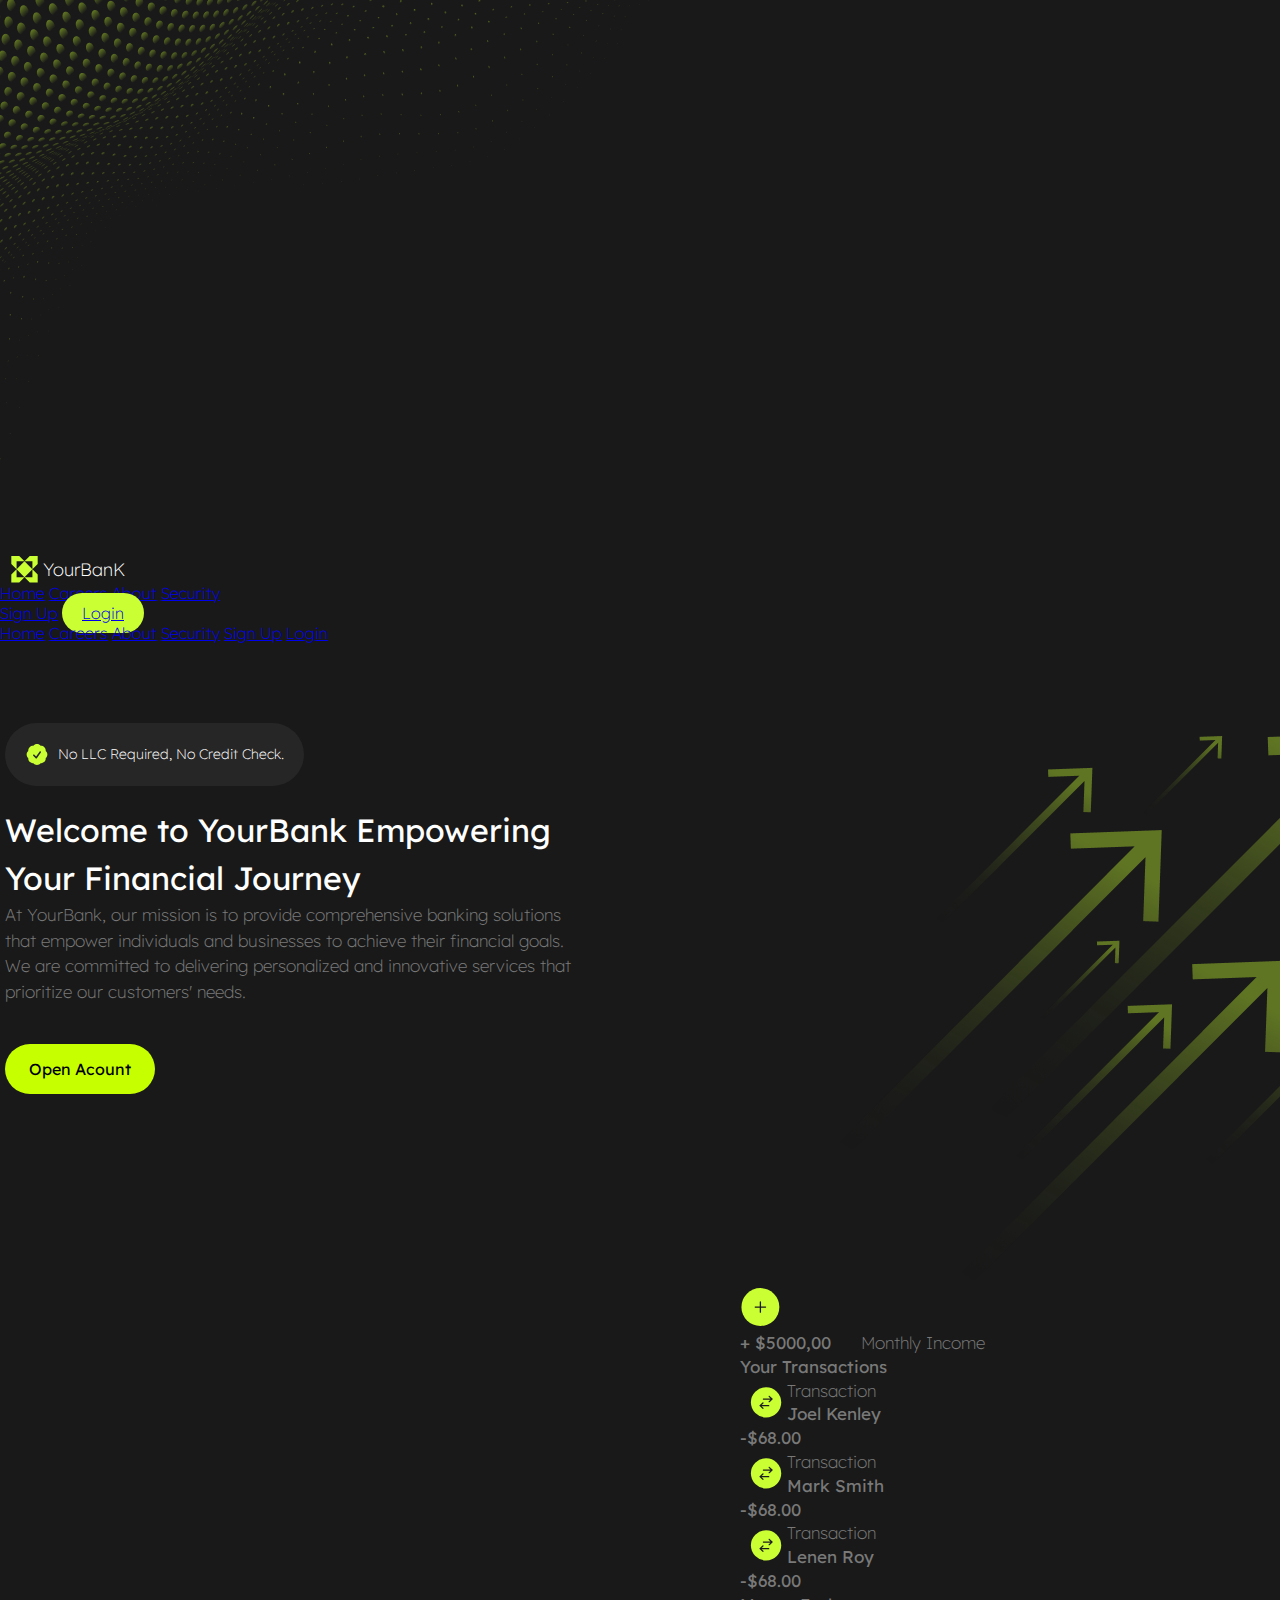
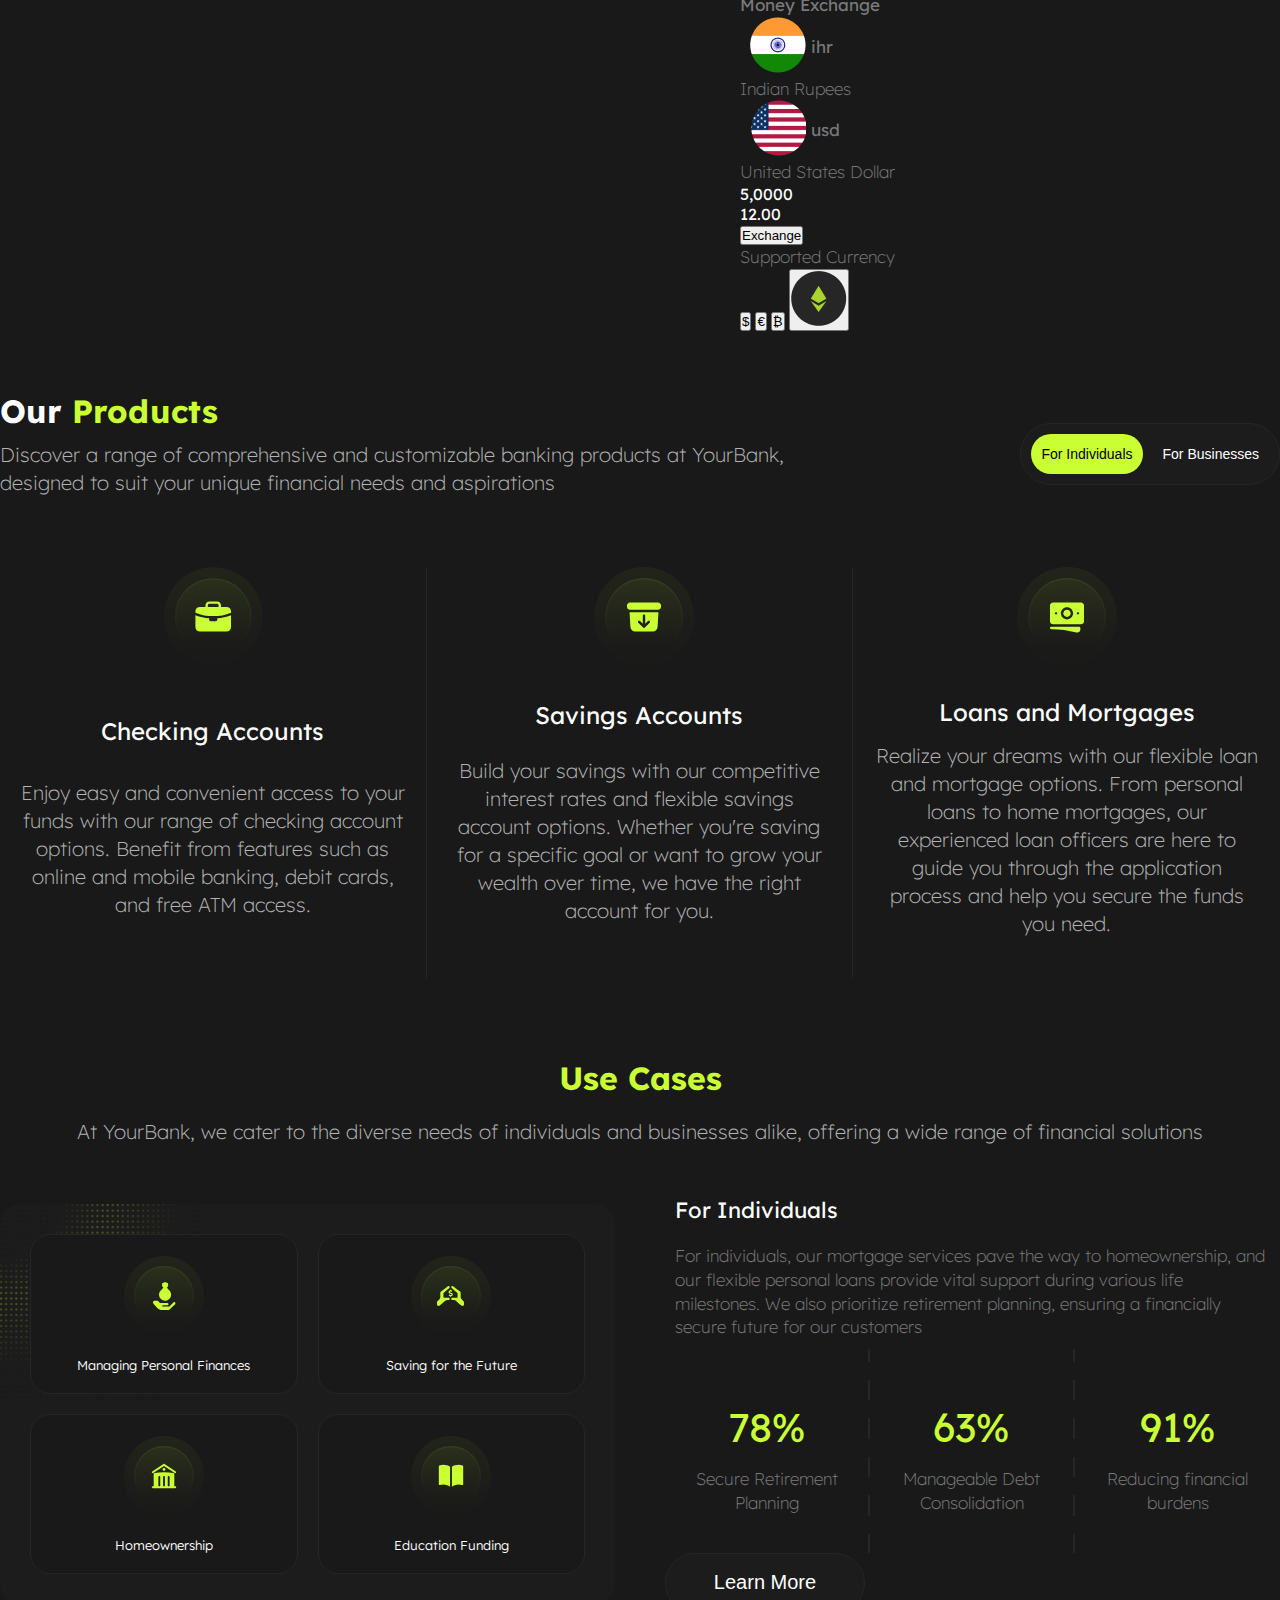
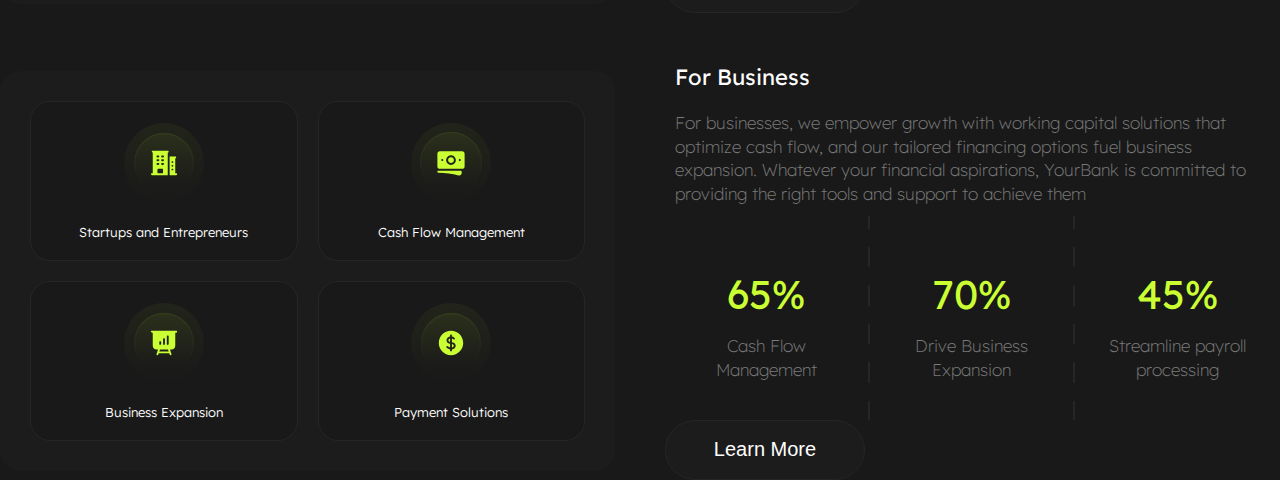
<file: site_maket/index.html>
<!DOCTYPE html>
<html>
<head>
    <meta charset='utf-8'>
    <title>Banking Company</title>
    <meta name='viewport' content='width=device-width, initial-scale=1'>

    <link rel='stylesheet' href='assets/styles/style.css'>
</head>
<body>
    <div class="pos-rel"><img src="assets/images/hero-cover-1.png" class="picture-bg" alt="wow"></div>
    <div class="header">
        <div class="nav-bar">
            <div class="left-group">
                <div class="icon-nav-bar"></div>
                <span>YourBanK</span>
            </div>
            <div class="nav-links">
                <a href="#" class="active">Home</a>
                <a href="#">Careers</a>
                <a href="#">About</a>
                <a href="#">Security</a>
            </div>
            <div class="auth-buttons">
                <a href="#" class="signup">Sign Up</a>
                <a href="#" class="login">Login</a>
            </div>
            <button class="btn-nav-bar" onclick="toggleMenu()"></button>
            <div id="menu" class="dropdown-content">
                <a href="#">Home</a>
                <a href="#">Careers</a>
                <a href="#">About</a>
                <a href="#">Security</a>
                <a href="#">Sign Up</a>
                <a href="#">Login</a>
            </div>
        </div>
    </div>
    <div class="hero-seaction">
        <div class="grid">
            <div class="cell pos-rel">
                <div class="message">
                    <div class="green-check"></div>
                    <span>No LLC Required, No Credit Check.</span>
                </div>
                <h1>Welcome to YourBank Empowering Your <span class="green-color">Financial Journey</span></h1>
                <p>
                    At YourBank, our mission is to provide comprehensive banking solutions 
                    that empower individuals and businesses to achieve their financial goals. 
                    We are committed to delivering personalized and innovative services that 
                    prioritize our customers' needs.
                </p>
                <button>Open Acount</button>
            </div>

            <div class="cell-transactions">
                <div class="arrows"><img class="arrows" src="assets/images/arrows.png" alt="arrows"></div>
                <div class="fife-k">
                    <div class="icon-plus"></div>
                    <div class="right-group">
                        <p class="fnt-wei-4">+ $5000,00</p>
                        <p class="2">Monthly Income</p>
                    </div>
                </div>
                <div class="transactions"><p class="fnt-wei-4">Your Transactions</p>
                    <div class="tran-block">
                        <div class="left-group">
                            <div class="icon-arrows"></div>
                            <div class="left-left">
                                <p>Transaction</p>
                                <p class="fnt-wei-4">Joel Kenley</p>
                            </div>
                        </div>
                        <p class="fnt-wei-4">-$68.00</p>
                    </div>
                    <div class="tran-block">
                        <div class="left-group">
                            <div class="icon-arrows"></div>
                            <div class="left-left">
                                <p>Transaction</p>
                                <p class="fnt-wei-4">Mark Smith</p>
                            </div>
                        </div>
                        <p class="fnt-wei-4">-$68.00</p>
                    </div>
                    <div class="tran-block">
                        <div class="left-group">
                            <div class="icon-arrows"></div>
                            <div class="left-left">
                                <p>Transaction</p>
                                <p class="fnt-wei-4">Lenen Roy</p>
                            </div>
                        </div>
                        <p class="fnt-wei-4">-$68.00</p>
                    </div>
                </div>
                <div class="exchange"><p class="fnt-wei-4"><span>Money Exchange</span></p>
                    <b></b>
                    <div class="mini-tabl">
                        <div class="currency top-left">
                            <div class="left-group">
                                <div class="inr"><img src="assets/images/inr.png" alt="ihr"></div>
                                <p class="upper fnt-wei-4">ihr</p>
                            </div>
                            <p><span class="fnt-sz-12" >Indian Rupees</span></p>
                        </div>
                        <div class="currency top-right">
                            <div class="left-group">
                                <div class="usd"><img src="assets/images/usd.png" alt="usd"></div>
                                <p class="upper fnt-wei-4">usd</p>
                            </div>
                            <p><span class="fnt-sz-12">United States Dollar</span></p>
                        </div>
                        <div class="currency bottom-left fnt-wei-4">5,0000</div>
                        <div class="currency bottom-right fnt-wei-4">12.00</div>
                    </div>
                </div>
                <button class="exch fnt-wei-4">Exchange</button>            
                <div class="supported">
                    <p>Supported Currency</p>
                    <div class="curr">
                        <button>$</button>
                        <button>€</button>
                        <button>₿</button>
                        <button><img src="assets/images/eth.png" alt="eth"></button>
                    </div>
                </div>
            </div>
        </div>
    </div>
    
    <div class="second-section">
        <div class="header-sec">
            <div class="text">
                <h1>Our <span>Products</span></h1>
                <p>
                    Discover a range of comprehensive and customizable banking products at 
                    YourBank, designed to suit your unique financial needs and aspirations
                </p>
            </div>
            <div class="sec-btn">
                <button class="btn-on">For Individuals</button>
                <button class="btn-off">For Businesses</button>
            </div>
        </div>
        <div class="grid-sec">
            <div class="cell-sec border-down">
                <div class="icon-bag"></div>
                <span class="fnt-wei-4">Checking Accounts</span>
                <p>
                    Enjoy easy and convenient access to your funds with our range of checking 
                    account options. Benefit from features such as online and mobile banking, 
                    debit cards, and free ATM access.
                </p>
            </div>
            <div class="cell-sec border-down">
                <div class="download">
                    <svg width="100" height="100">
                        <use xlink:href="assets\sprite\sprite.svg#download"></use>
                    </svg>
                </div>
                <span class="fnt-wei-4">Savings Accounts</span>
                <p>
                    Build your savings with our competitive interest rates and flexible savings 
                    account options. Whether you're saving for a specific goal or want to grow 
                    your wealth over time, we have the right account for you.
                </p>
            </div>
            <div class="cell-sec border-down">
                <div class="icon-money"></div>
                <span class="fnt-wei-4">Loans and Mortgages</span>
                <p>
                    Realize your dreams with our flexible loan and mortgage options. From 
                    personal loans to home mortgages, our experienced loan officers are 
                    here to guide you through the application process and help you secure 
                    the funds you need.
                </p>
            </div>
        </div>
    </div>
    <div class="three-section">
        <div class="header-three">
            <h1><span>Use Cases</span></h1>
            <p>
                At YourBank, we cater to the diverse needs of individuals and businesses 
                alike, offering a wide range of financial solutions
            </p>
        </div>
        <div class="grid-three pos-rel">
            <div class="mini-tabl-three">
                <img src="assets\images\three-section.png" alt="point's">
                <div class="cell-three">
                    <div class="icon-watch"></div>
                    <span>Managing Personal Finances</span>
                </div>
                <div class="cell-three">
                    <div class="icon-hand-dah"></div>
                    <span>Saving for the Future</span>
                </div>
                <div class="cell-three">
                    <div class="icon-house"></div>
                    <span>Homeownership</span>
                </div>
                <div class="cell-three">
                    <div class="icon-book"></div>
                    <span>Education Funding</span>
                </div>
            </div>
            <div class="text-digit">
                <div class="text-three">
                    <span>For Individuals</span>
                    <p>
                        For individuals, our mortgage services pave the way to homeownership, 
                        and our flexible personal loans provide vital support during various 
                        life milestones. We also prioritize retirement planning, ensuring a 
                        financially secure future for our customers
                    </p>
                </div>
                <div class="digit-three">
                    <div class="cell-digit-three">
                        <span>78%</span>
                        <p>Secure Retirement Planning</p>
                    </div>
                    <div class="cell-digit-three">
                        <span>63%</span>
                        <p>Manageable Debt Consolidation</p>
                    </div>
                    <div class="cell-digit-three">
                        <span>91%</span>
                        <p>Reducing financial burdens</p>
                    </div>
                </div>
                <button>Learn More</button>
            </div>
            <div class="mini-tabl-three">
                <div class="cell-three">
                    <div class="icon-bighouse"></div>
                    <span>Startups and Entrepreneurs</span>
                </div>
                <div class="cell-three">
                    <div class="icon-money"></div>
                    <span>Cash Flow Management</span>
                </div>
                <div class="cell-three">
                    <div class="icon-LTE"></div>
                    <span>Business Expansion</span>
                </div>
                <div class="cell-three">
                    <div class="icon-coin"></div>
                    <span>Payment Solutions</span>
                </div>
            </div>
            <div class="text-digit">
                <div class="text-three">
                    <span>For Business</span>
                    <p>
                        For businesses, we empower growth with working capital solutions 
                        that optimize cash flow, and our tailored financing options fuel 
                        business expansion. Whatever your financial aspirations, YourBank 
                        is committed to providing the right tools and support to achieve them
                    </p>
                </div>
                <div class="digit-three">
                    <div class="cell-digit-three">
                        <span>65%</span>
                        <p>Cash Flow Management</p>
                    </div>
                    <div class="cell-digit-three">
                        <span>70%</span>
                        <p>Drive Business Expansion</p>
                    </div>
                    <div class="cell-digit-three">
                        <span>45%</span>
                        <p>Streamline payroll processing</p>
                    </div>
                </div>
                <button>Learn More</button>
            </div>
        </div>
    </div>
    <script src="scripts/dropdown-menu.js"></script>
</body>
</html>
</file>
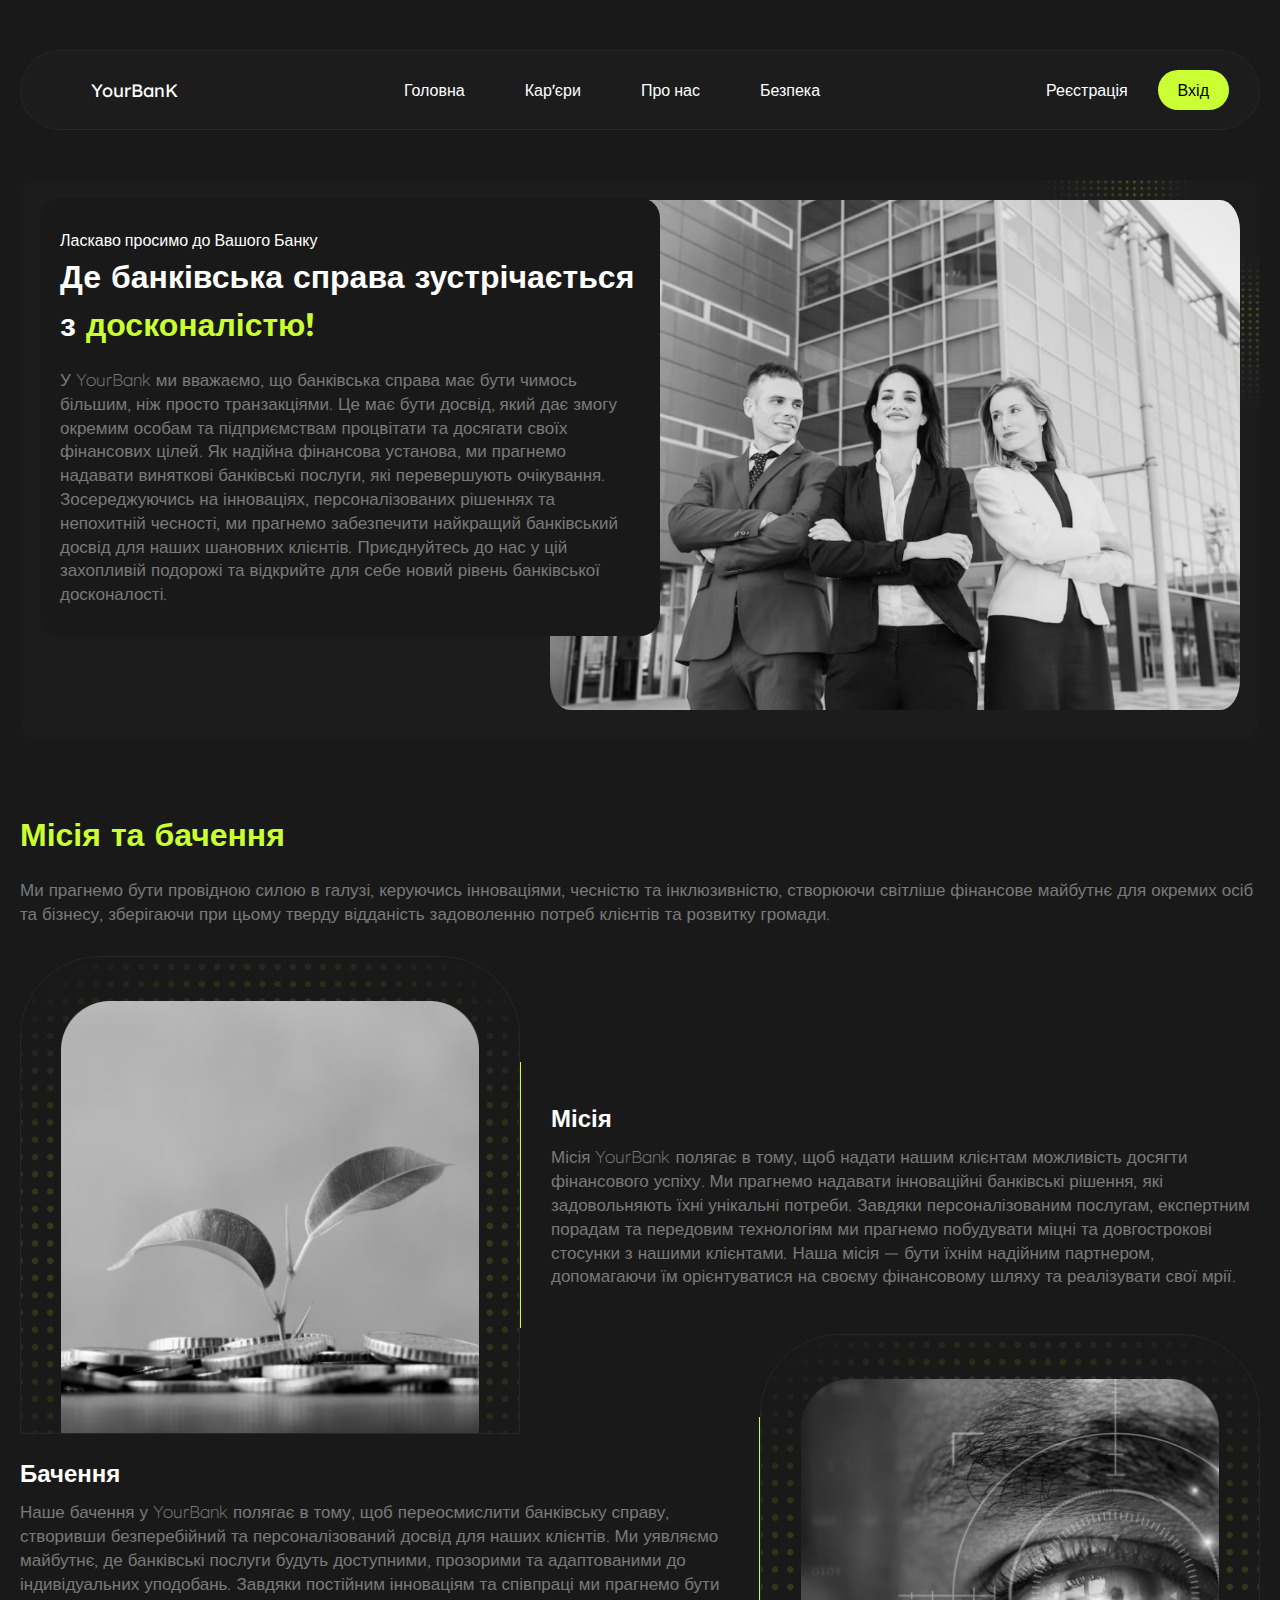
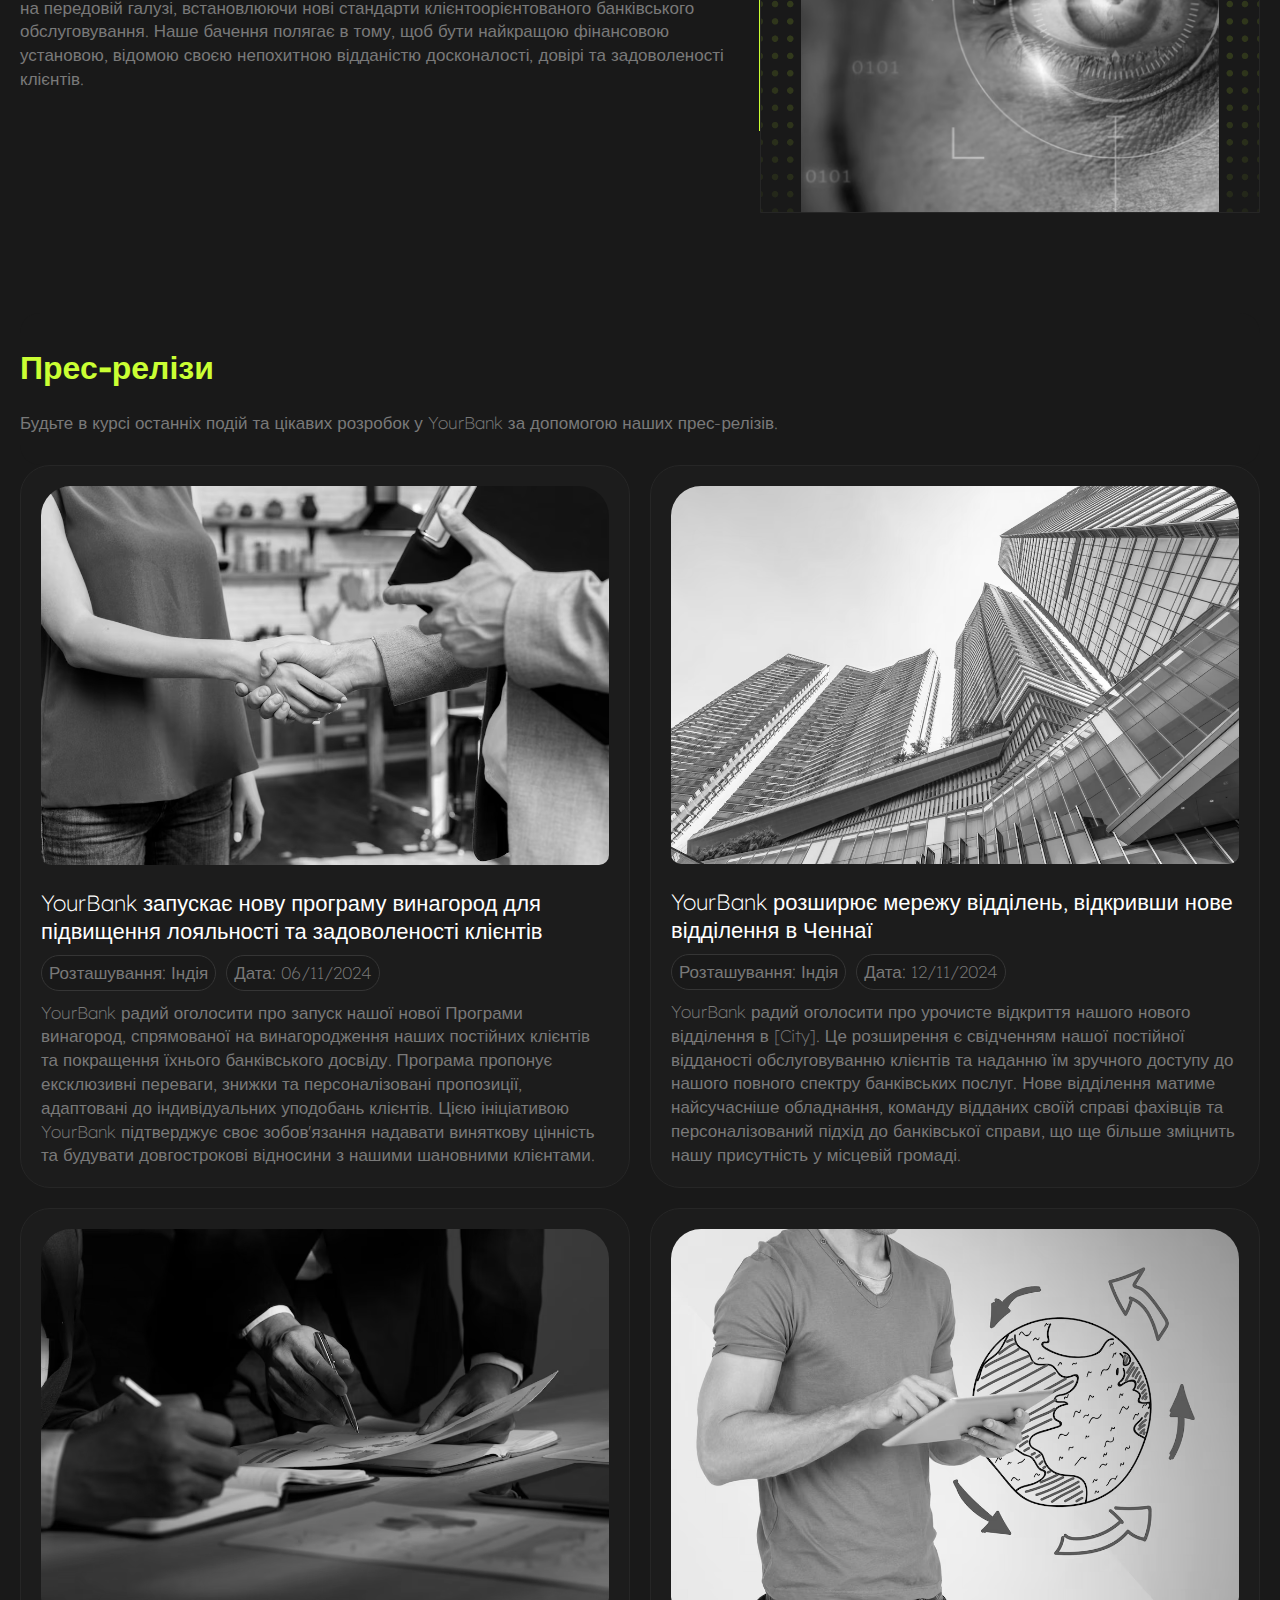
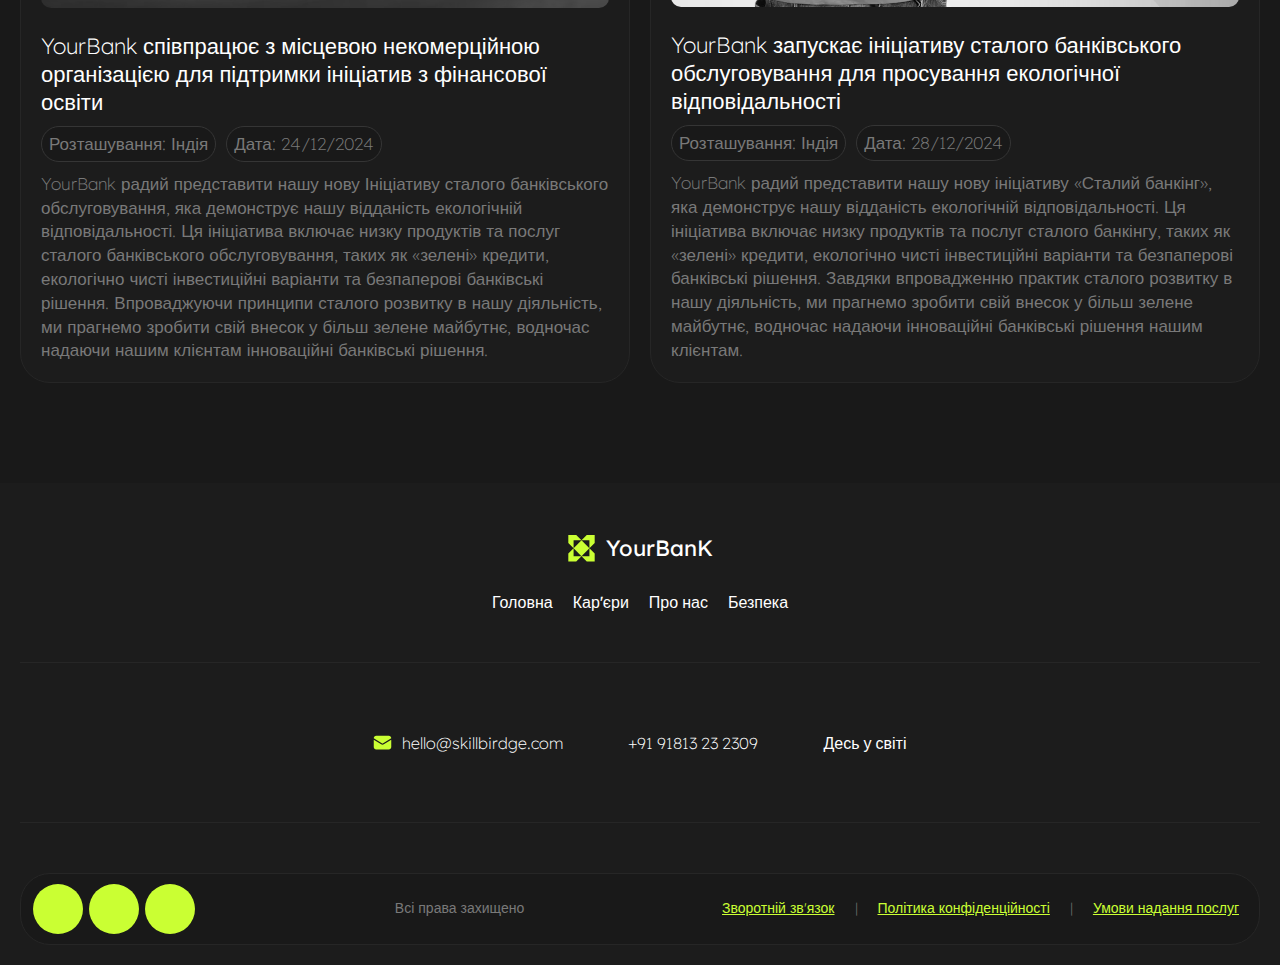
<file: site_maket/About.html>
<!DOCTYPE html>
<html lang="uk">
<head>
    <meta charset="UTF-8">
    <meta name="viewport" content="width=device-width, initial-scale=1.0">
    <title>YourBanK | Про нас</title>
    <link rel="icon" type="image/png" href="assets/images/shape.png">
    <link rel="stylesheet" href="assets/styles/style.css">
</head>
<body>
    <div class="pand-40">
        <div class="navi-bar">
            <div class="left-group">
                <svg class="icon" width="25" height="25">
                    <use href="assets/sprite/sprite.svg#icon-your"></use>
                </svg>
                <span class="fnt-wei-4">YourBanK</span>
            </div>
            <div class="ref-nav-bar disp-none fnt-wei-4">
                <a href="index.html">Головна</a>
                <a href="careers.html">Кар'єри</a>
                <a class="dis-link" href="about.html">Про нас</a>
                <a href="security.html">Безпека</a>
            </div>
            <div class="right-group disp-none fnt-wei-4">
                <a href="signUp.html">Реєстрація</a>
                <a class="login" href="login.html">Вхід</a>
            </div>
            <button class="btn-nav-bar" id="burgerBtn">
                <svg class="icon" width="25" height="25" id="burgerIcon">
                    <use href="assets/sprite/sprite.svg#btn-menu"></use>
                </svg>
            </button>
        </div>
        <div class="mobile-menu" id="mobileMenu">
            <div class="mobile-links">
                <a href="index.html">Головна</a>
                <a href="careers.html">Кар'єри</a>
                <a href="about.html">Про нас</a>
                <a href="security.html">Безпека</a>
                <a href="signUp.html">Реєстрація</a>
                <a class="login" href="login.html">Вхід</a>
            </div>
        </div>
        <div class="overlay" id="overlay"></div>
        <div class="care-sec-1">
            <picture class="zindx1"><img src="assets/images/three-section.png" alt="point's"></picture>
            <picture class="about-pict"><img src="assets/images/about-sec/about-yourbank.png" alt="careers"></picture>
            <div class="info-block">
                <div class="about-text">
                    <span>Ласкаво просимо до Вашого Банку</span>
                    <h1>Де банківська справа зустрічається з <span class="col-gre">досконалістю!</span></h1>
                </div>
                <p>
                    У YourBank ми вважаємо, що банківська справа має бути чимось більшим, 
                    ніж просто транзакціями. Це має бути досвід, який дає змогу окремим 
                    особам та підприємствам процвітати та досягати своїх фінансових цілей. 
                    Як надійна фінансова установа, ми прагнемо надавати виняткові 
                    банківські послуги, які перевершують очікування. Зосереджуючись 
                    на інноваціях, персоналізованих рішеннях та непохитній чесності, 
                    ми прагнемо забезпечити найкращий банківський досвід для наших 
                    шановних клієнтів. Приєднуйтесь до нас у цій захопливій подорожі 
                    та відкрийте для себе новий рівень банківської досконалості.
                </p>
            </div>
        </div>
        <div class="about-sec-1">
            <div class="info-block-2">
                <h1><span class="col-gre">Місія та бачення</span></h1>
                <p>
                    Ми прагнемо бути провідною силою в галузі, керуючись інноваціями, 
                    чесністю та інклюзивністю, створюючи світліше фінансове майбутнє 
                    для окремих осіб та бізнесу, зберігаючи при цьому тверду відданість 
                    задоволенню потреб клієнтів та розвитку громади.
                </p>
            </div>
            <div class="grid-about-sec-1-1">
                <div class="cell-about-sec-1">
                    <div class="block-picture">
                        <img class="z1" src="assets/images/sqare-points.png">
                        <img class="z2" src="assets/images/about-sec/about-plant.png" alt="about-plant">
                    </div>
                </div>
                <div class="cell-about-sec-1">
                    <div class="block-text">
                        <h2><span>Місія</span></h2>
                        <p>
                            Місія YourBank полягає в тому, щоб надати нашим клієнтам
                            можливість досягти фінансового успіху. Ми прагнемо надавати 
                            інноваційні банківські рішення, які задовольняють їхні 
                            унікальні потреби. Завдяки персоналізованим послугам, 
                            експертним порадам та передовим технологіям ми прагнемо 
                            побудувати міцні та довгострокові стосунки з нашими клієнтами. 
                            Наша місія — бути їхнім надійним партнером, допомагаючи їм 
                            орієнтуватися на своєму фінансовому шляху та реалізувати 
                            свої мрії.
                        </p>
                    </div>
                </div>
            </div>
            <div class="grid-about-sec-1-2">
                <div class="cell-about-sec-1 ord-4">
                    <div class="block-picture">
                        <img class="z1" src="assets/images/sqare-points.png">
                        <img class="z2" src="assets/images/about-sec/about-eye.png" alt="about-plant">
                    </div>
                </div>
                <div class="cell-about-sec-1 .ord-3">
                    <div class="block-text">
                        <h2><span>Бачення</span></h2>
                        <p>
                            Наше бачення у YourBank полягає в тому, щоб переосмислити 
                            банківську справу, створивши безперебійний та персоналізований 
                            досвід для наших клієнтів. Ми уявляємо майбутнє, де банківські 
                            послуги будуть доступними, прозорими та адаптованими до 
                            індивідуальних уподобань. Завдяки постійним інноваціям та 
                            співпраці ми прагнемо бути на передовій галузі, встановлюючи 
                            нові стандарти клієнтоорієнтованого банківського обслуговування. 
                            Наше бачення полягає в тому, щоб бути найкращою фінансовою 
                            установою, відомою своєю непохитною відданістю досконалості, 
                            довірі та задоволеності клієнтів.
                        </p>
                    </div>
                </div>
            </div>
        </div>
        <div class="about-sec-2">
            <div class="info-block-2 ">
                <h1><span class="col-gre">Прес-релізи</span></h1>
                <p>
                    Будьте в курсі останніх подій та цікавих розробок 
                    у YourBank за допомогою наших прес-релізів.
                </p>
            </div>
            <div class="grid-about-sec-2">
                <div class="cell-about-sec-2">
                    <picture><img src="assets/images/about-sec/about-sec-2-1.png" alt=""></picture>
                    <span>
                        YourBank запускає нову програму винагород для підвищення 
                        лояльності та задоволеності клієнтів
                    </span>
                    <div class="info-p-group">
                        <p class="info-p">Розташування: Індія</p>
                        <p class="info-p">Дата: 06/11/2024</p>
                    </div>
                    <p>
                        YourBank радий оголосити про запуск нашої нової Програми винагород, 
                        спрямованої на винагородження наших постійних клієнтів та покращення 
                        їхнього банківського досвіду. Програма пропонує ексклюзивні переваги, 
                        знижки та персоналізовані пропозиції, адаптовані до індивідуальних 
                        уподобань клієнтів. Цією ініціативою YourBank підтверджує своє 
                        зобов'язання надавати виняткову цінність та будувати довгострокові 
                        відносини з нашими шановними клієнтами.
                    </p>
                </div>
                <div class="cell-about-sec-2">
                    <picture><img src="assets/images/about-sec/about-sec-2-2.png" alt=""></picture>
                    <span>
                        YourBank розширює мережу відділень, відкривши нове відділення в Ченнаї
                    </span>
                    <div class="info-p-group">
                        <p class="info-p">Розташування: Індія</p>
                        <p class="info-p">Дата: 12/11/2024</p>
                    </div>
                    <p>
                        YourBank радий оголосити про урочисте відкриття нашого нового 
                        відділення в [City]. Це розширення є свідченням нашої постійної 
                        відданості обслуговуванню клієнтів та наданню їм зручного доступу 
                        до нашого повного спектру банківських послуг. Нове відділення 
                        матиме найсучасніше обладнання, команду відданих своїй справі 
                        фахівців та персоналізований підхід до банківської справи, що 
                        ще більше зміцнить нашу присутність у місцевій громаді.
                    </p>
                </div>
                <div class="cell-about-sec-2">
                    <picture><img src="assets/images/about-sec/about-sec-2-3.png" alt=""></picture>
                    <span>
                        YourBank співпрацює з місцевою некомерційною організацією 
                        для підтримки ініціатив з фінансової освіти
                    </span>
                    <div class="info-p-group">
                        <p class="info-p">Розташування: Індія</p>
                        <p class="info-p">Дата: 24/12/2024</p>
                    </div>
                    <p>
                        YourBank радий представити нашу нову Ініціативу сталого банківського 
                        обслуговування, яка демонструє нашу відданість екологічній 
                        відповідальності. Ця ініціатива включає низку продуктів та послуг 
                        сталого банківського обслуговування, таких як «зелені» кредити, 
                        екологічно чисті інвестиційні варіанти та безпаперові банківські 
                        рішення. Впроваджуючи принципи сталого розвитку в нашу діяльність, 
                        ми прагнемо зробити свій внесок у більш зелене майбутнє, водночас 
                        надаючи нашим клієнтам інноваційні банківські рішення.
                    </p>
                </div>
                <div class="cell-about-sec-2">
                    <picture><img src="assets/images/about-sec/about-sec-2-4.png" alt=""></picture>
                    <span>
                        YourBank запускає ініціативу сталого банківського 
                        обслуговування для просування екологічної відповідальності
                    </span>
                    <div class="info-p-group">
                        <p class="info-p">Розташування: Індія</p>
                        <p class="info-p">Дата: 28/12/2024</p>
                    </div>
                    <p>
                        YourBank радий представити нашу нову ініціативу «Сталий банкінг», 
                        яка демонструє нашу відданість екологічній відповідальності. Ця 
                        ініціатива включає низку продуктів та послуг сталого банкінгу, 
                        таких як «зелені» кредити, екологічно чисті інвестиційні варіанти 
                        та безпаперові банківські рішення. Завдяки впровадженню практик 
                        сталого розвитку в нашу діяльність, ми прагнемо зробити свій внесок 
                        у більш зелене майбутнє, водночас надаючи інноваційні банківські 
                        рішення нашим клієнтам.
                    </p>
                </div>
            </div>
        </div>
    </div>
    <div class="footer">
        <div class="cell-foot up">
            <div class="up-group">
                <div class="icon-nav-bar"></div>
                <span>YourBanK</span>                
            </div>
            <div class="list-foot">
                <a href="index.html"><span>Головна</span></a>
                <a href="careers.html"><span>Кар'єри</span></a>
                <a class="dis-link" href="about.html"><span>Про нас</span></a>
                <a href="security.html"><span>Безпека</span></a>
            </div>
        </div>
        <div class="cell-foot-avg">
            <div class="list-foot-avg">
                <div class="group-1">
                    <div class="icon-mail"></div>
                    <span>hello@skillbirdge.com</span>
                </div>
                <div class="group-2">
                    <svg class="icon" width="25" height="25">
                        <use href="assets/sprite/sprite.svg#icon-phone"></use>
                    </svg>
                    <span>+91 91813 23 2309</span>
                </div>
                <div class="group-3">
                    <svg class="icon" width="25" height="25">
                        <use href="assets/sprite/sprite.svg#icon-location"></use>
                    </svg>
                    <span>Десь у світі</span>
                </div>
            </div>
        </div>
        <div class="cell-foot-down">
            <div class="privacy">
                <div class="icon-btn">
                    <button>
                        <svg class="icon" width="25" height="25">
                            <use href="assets/sprite/sprite.svg#icon-fb"></use>
                        </svg>
                    </button>
                    <button>
                        <svg class="icon" width="25" height="25">
                            <use href="assets/sprite/sprite.svg#icon-twitter"></use>
                        </svg>
                    </button>
                    <button>
                        <svg class="icon" width="25" height="25">
                            <use href="assets/sprite/sprite.svg#icon-linkedin"></use>
                        </svg>
                    </button>
                </div>
                <p>Всі права захищено</p>
                <div class="group-modal">
                    <p class="open-user-modal" data-modal="userModal">Зворотній зв'язок</p>
                    <p> | </p>
                    <p id="openModal" class="open-modal-text">Політика конфіденційності</p>
                    <p> | </p>
                    <p id="openModal2" class="open-modal-text2">Умови надання послуг</p>
                </div>
            </div>
        </div>
    </div>
    <div id="userModal" class="modal-overlay">
        <div class="user-modal-window">
            <span class="modal-close">&times;</span>
            <h2>Зворотній зв'язок</h2>
            <br>
            <form id="userForm">
                <label>Ваше ім'я:</label>
                <input type="text" id="userName" required>
                <label>Ваш email:</label>
                <input type="email" id="userEmail" required>
                <label>Повідомлення:</label>
                <textarea id="userMessage" required></textarea>
                <button type="submit" class="send-btn">Надіслати</button>
            </form>
            <p id="formResult" class="form-result"></p>
        </div>
    </div>
    <div id="modalOverlay" class="modal-overlay">
        <div class="modal-window">
            <span id="closeModal" class="modal-close">&times;</span>
            <h2>Політика конфіденційності</h2>
            <br>
            <p>Ця Політика конфіденційності регулює реалізацію практики збору інформації зі сайту “YourBank”. Зокрема, він визначає типи інформації, яку ми збираємо за час, коли ви використовуєте наш веб-сайт: https://hupalyuk.github.io/hupalyuk_praktyka/site_maket/index.html (далі – “Сайт”), а також методи використання зібраної інформації з нашої частини.</p>
            <br>
            <p>Ми просимо вас ретельно ознайомитись із реальною політикою конфіденційності. Відвідавши та використовуючи Сайт, ви погоджуєтесь з тим, що використання Сайту вас та будь-яких суперечок та розбіжностей щодо конфіденційності, регулюються цією Політикою конфіденційності.</p>
            <br>
            <p>Як ми збираємо інформацію</p>
            <br>
            <p>Ми можемо збирати, зберігати та обробляти особисту та іншу інформацію, надану вами, за допомогою нашого Сайту. Наприклад. YourBank може зв'язатися з особами, які подали заявку на послуги, а також осіб, які зв'язалися з нами, надаючи свою інформацію, щоб отримати відповідь на свої запитання.</p>
            <br>
            <p>YourBank збирає від наших користувачів персональну ідентифікаційну інформацію через сторінки Сайту та час від часу можуть з'явитися інші сторінки, які збирають подібну інформацію. Загалом, ця інформація включає повне ім'я номера телефону, адреси електронної пошти, паролі та інформацію про працевлаштування. щоб зареєструватися або вибрати послуги.</p>
            <br>
            <p>Крім того, ми збираємо та зберігаємо інформацію, яка генерується в автоматичному режимі, коли ви переходите через сайт в Інтернеті. Наприклад, ми можемо зібрати інформацію про підключення вашого комп'ютера до Інтернету, яка, серед іншого, дозволить нам покращити доступ до наших веб-сторінок для вас та вимірювати трафік на сайті. Сайт також може автоматично визначати та зберегти інформацію про тип браузер, який ви використовуєте: Ваша адреса протоколу підключення до Інтернету ("ІР-адреса"); час, дата та тривалість візиту; а також сайт візиту. Ми також використовуємо стандартну функцію програмного забезпечення для браузера під назвою "Cookie" для покращення вашого досвіду від відвідування Сайту. Файли cookie це невеликі файли, які ваш веб-браузер зберігає на жорсткому диску вашого комп'ютера, щоб підтримувати документацію. Показуючи, як і коли користувачі користуються Сайтом, файли cookie допомагають нам визначити, скільки унікальних користувачів відвідують наш Сайт, відстежують їх тенденції та схеми та можуть допомогти у проведенні рекламних кампаній або доставці інших сповіщень. Вони також можуть звільнити вас від необхідності переоцінки ваших уподобань у певних областях сайту, де ви вже ввели свої уподобання щодо інформації раніше. Файли cookie можна зберігати, поки ви не видалите їх вручну або не встановите відмову, щоб зберегти їх у своєму браузері. У разі відмови прийняти файли cookie, у вас можуть виникнути труднощі навігації на веб-сайті, або показники ефективності можуть відрізнятися. Сайт також може використовувати веб-маяки (елементарний графічний файл, також відомий як "прозорий файл GIF") для доступу до файлів файлів cookie та розгляду користувачів, які відвідують сайт або відкривають електронні повідомлення у форматі НTML.</p>
        </div>
    </div>
    <div id="modalOverlay2" class="modal-overlay2">
        <div class="modal-window2">
            <span id="closeModal2" class="modal-close2">&times;</span>
            <h2>Надання послуг</h2>
            <br>
            <p>Постачальник надає Сервіс за адресою в Інтернеті, вказаній у специфікації продукту, та його субдоменах або на серверах Користувача відповідно до Угоди та технічних характеристик, викладених у специфікації продукту.</p>
            <br>
            <p>Якщо Угоду укладено згідно зі Статтею 2.3(a), обсяг Послуг визначається в Специфікації продукту, яка додається до Угоди. Специфікація продукту може додатково деталізувати обсяг окремих (під)послуг щодо їх вмісту та способів активації. Специфікація продукту, визначена таким чином, має перевагу над формою Послуги, що пропонується згідно з Прейскурантом.</p>
            <br>
            <p>Послуга надається в трьох формах співпраці: Hosted Weblate, Dedicated Weblate і Self-hosting.</p>
            <br>
            <p>Відповідно до GPLv3, певні аспекти Сервісу можуть надаватися за допомогою третіх сторін, крім Постачальника, або безпосередньо цими сторонами. Користувач визнає, що ці треті сторони надаватимуть свої послуги відповідно до цієї Угоди та ліцензії GPLv3. Користувач визнає, що треті сторони, залучені до надання Сервісу, можуть змінитися протягом надання Сервісу. Ці треті сторони можуть обробляти Персональні дані в рамках своєї діяльності відповідно до Угоди та GPLv3.</p>
        </div>
    </div>
    <button id="scrollTopBtn" class="scroll-top-btn">↑</button>
    <script src="scripts/scripts.js"></script>
</body>
</html>
</file>
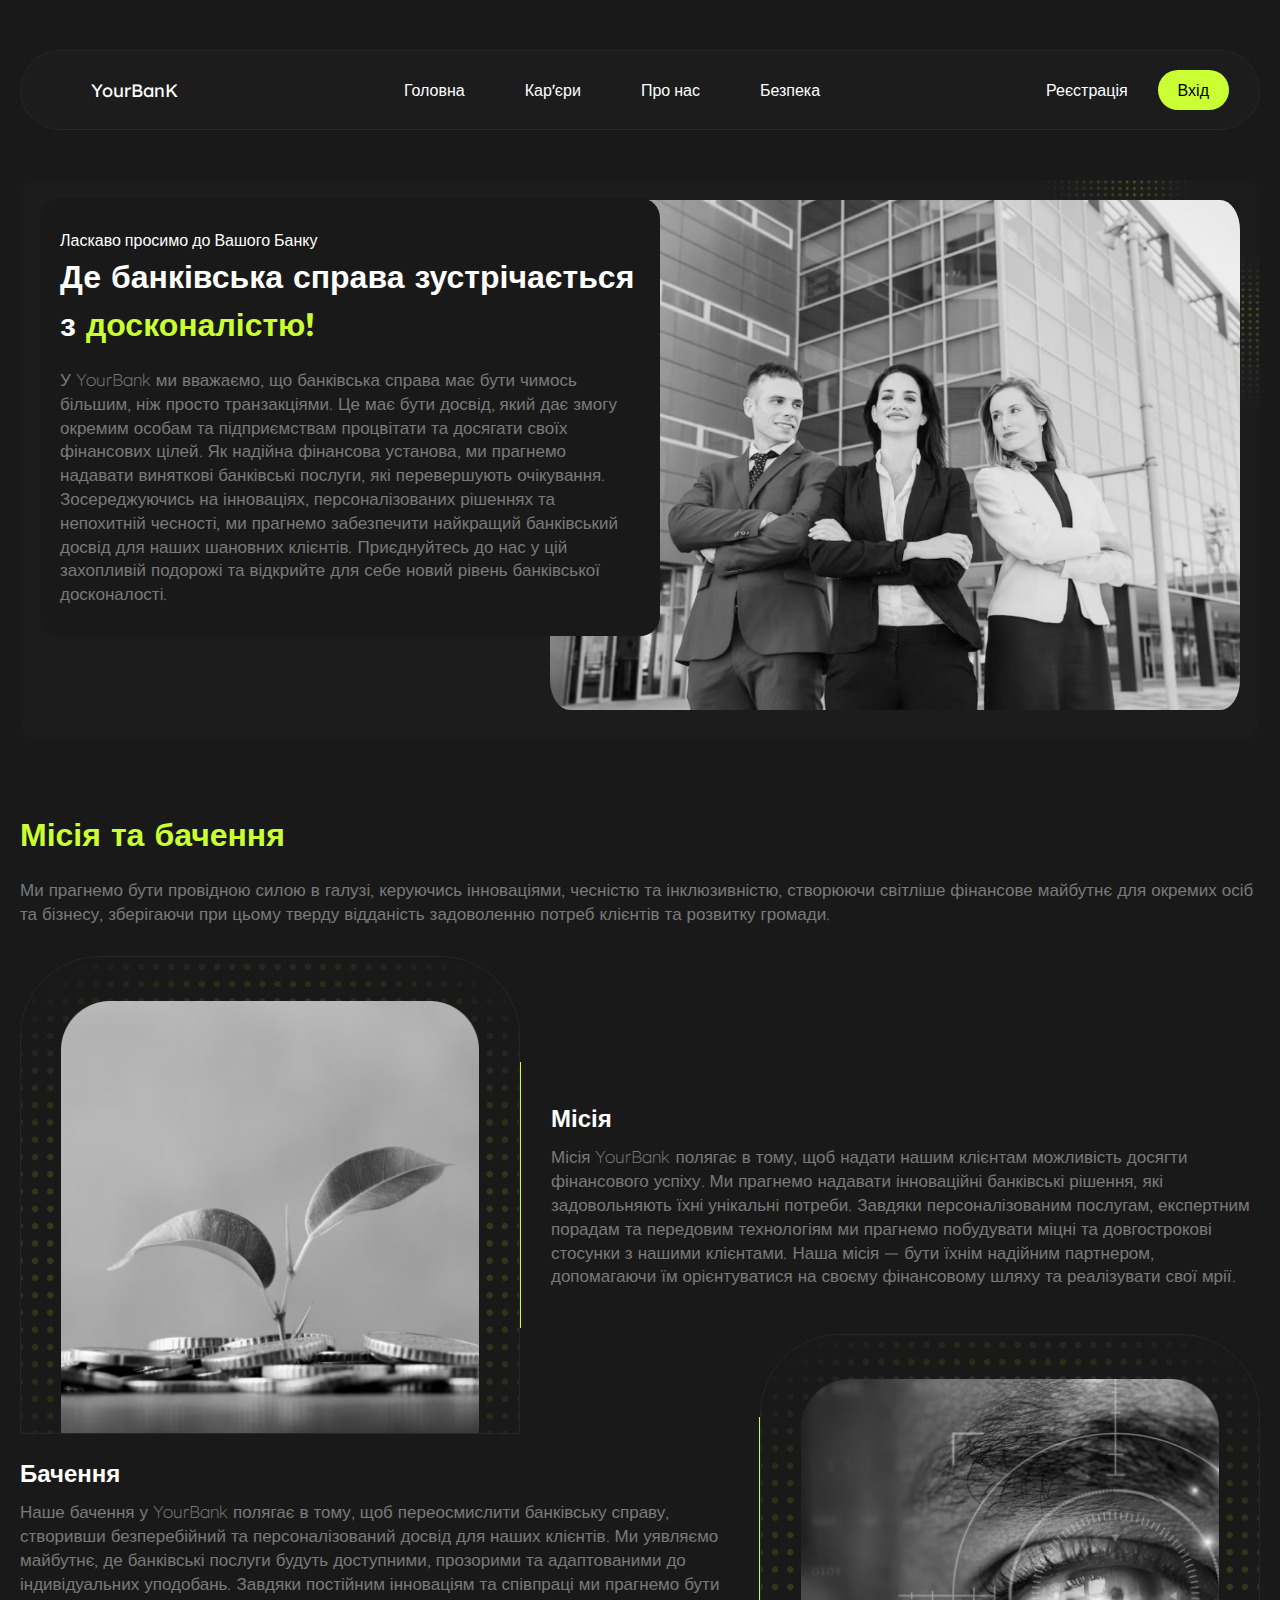
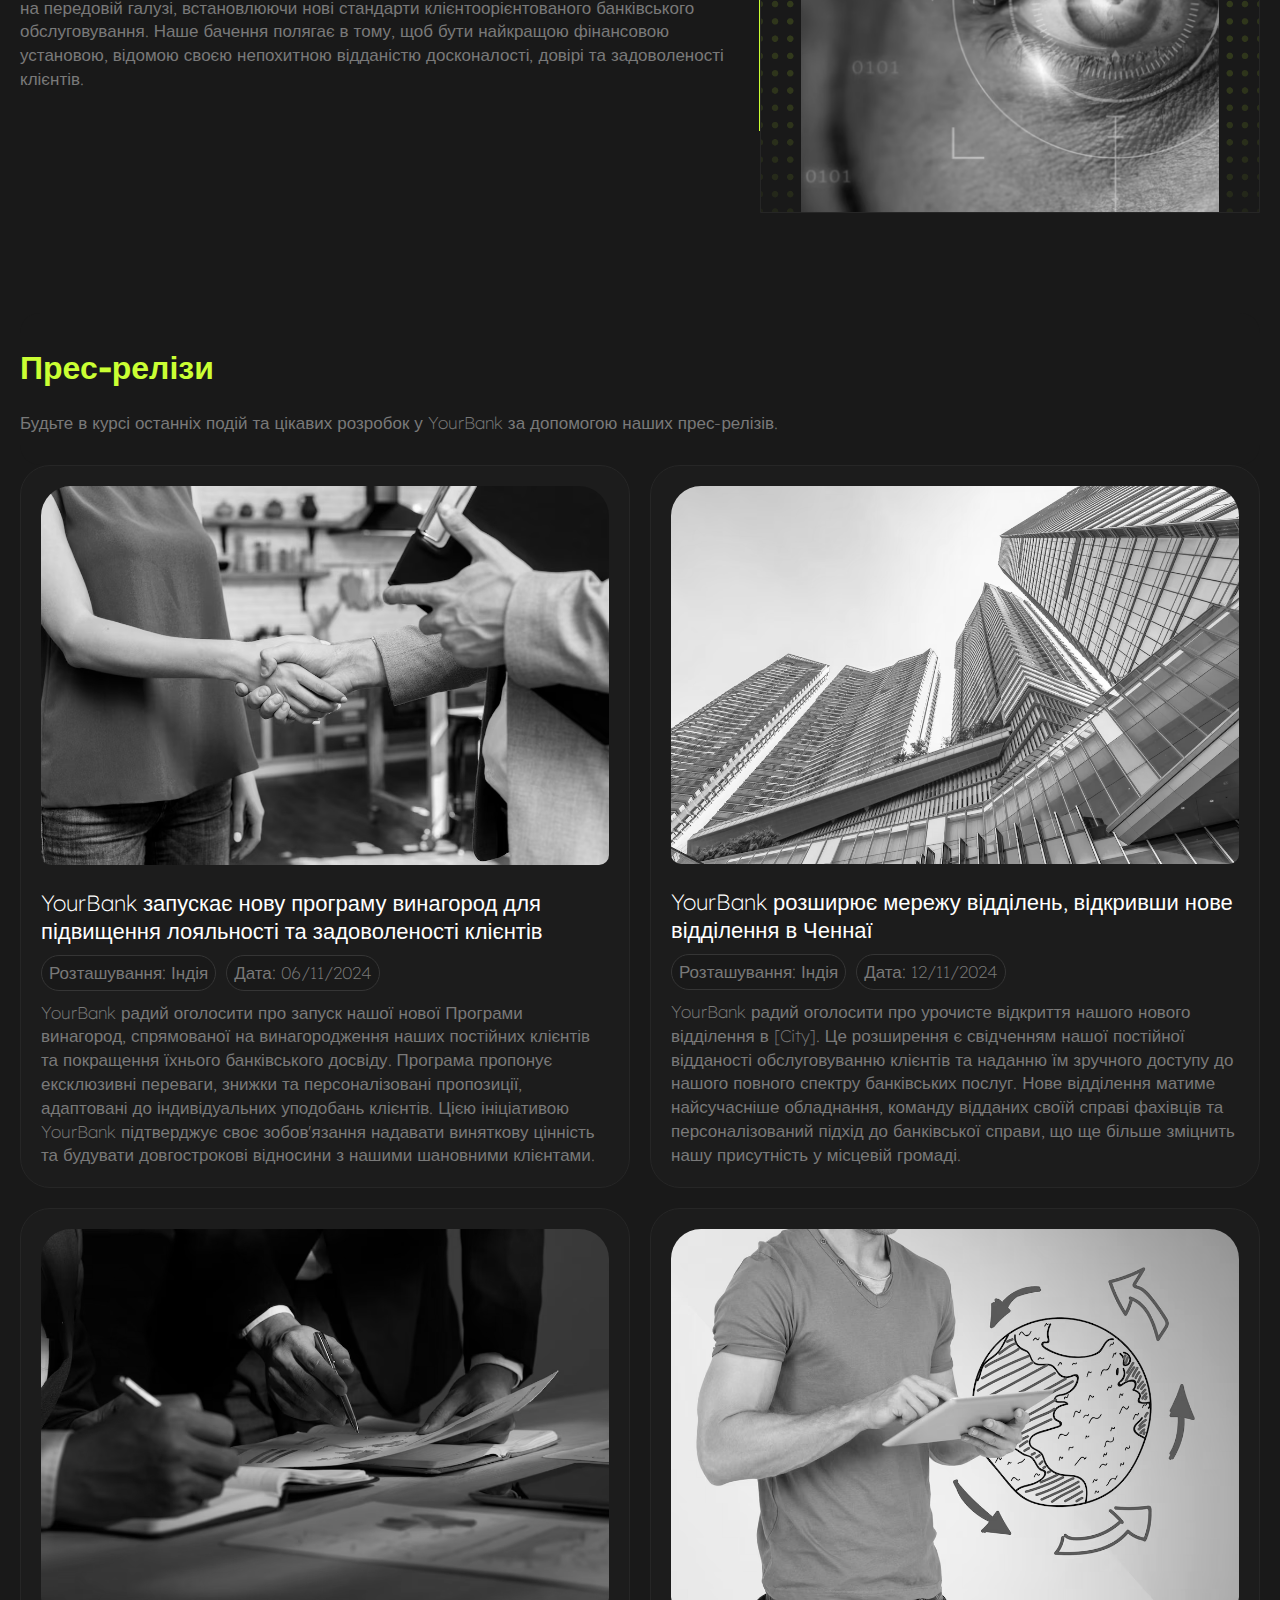
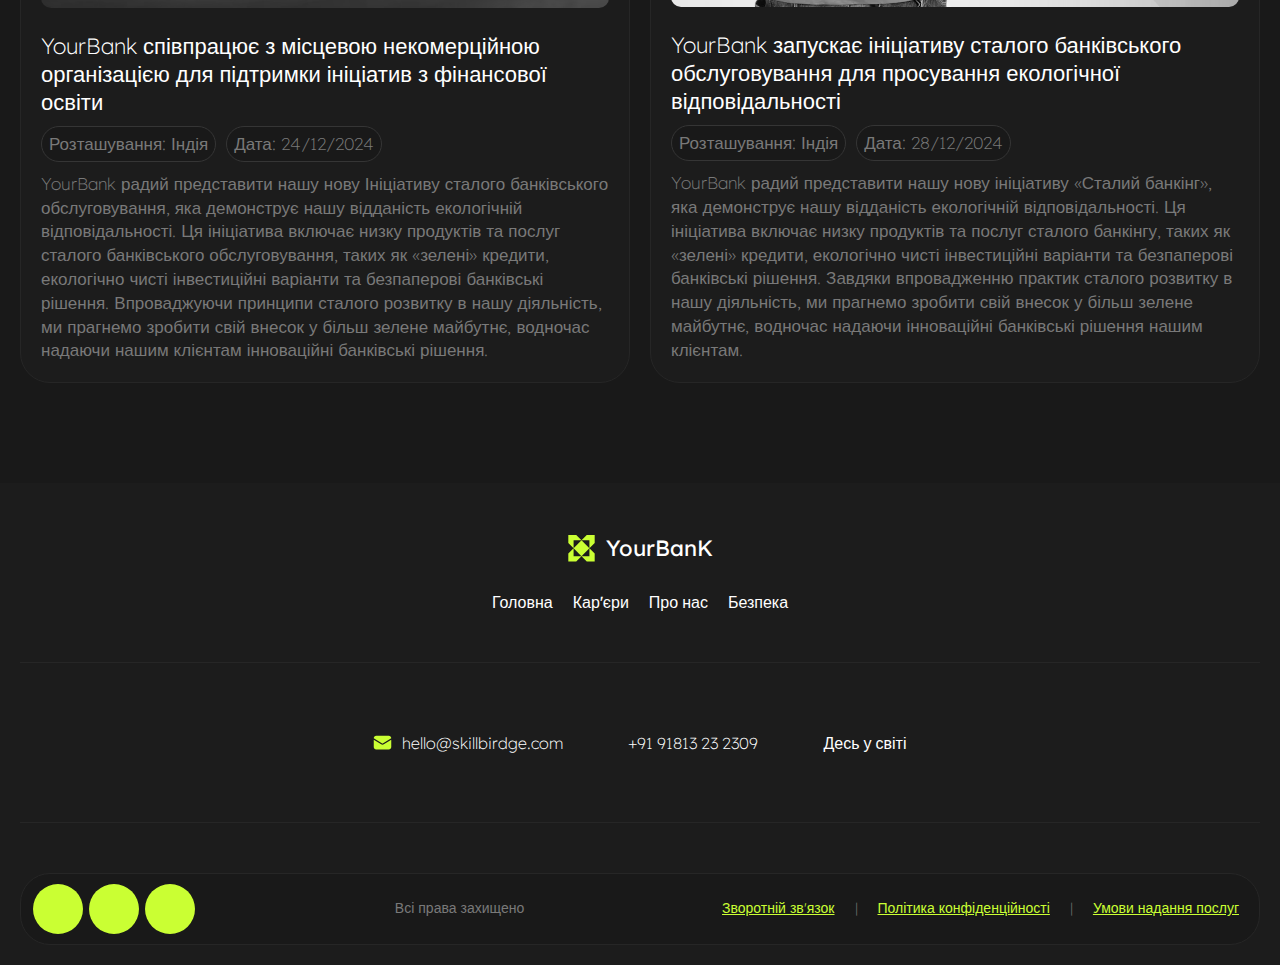
<file: site_maket/about.html>
<!DOCTYPE html>
<html lang="uk">
<head>
    <meta charset="UTF-8">
    <meta name="viewport" content="width=device-width, initial-scale=1.0">
    <title>YourBanK | Про нас</title>
    <link rel="icon" type="image/png" href="assets/images/shape.png">
    <link rel="stylesheet" href="assets/styles/style.css">
</head>
<body>
    <div class="pand-40">
        <div class="navi-bar">
            <div class="left-group">
                <svg class="icon" width="25" height="25">
                    <use href="assets/sprite/sprite.svg#icon-your"></use>
                </svg>
                <span class="fnt-wei-4">YourBanK</span>
            </div>
            <div class="ref-nav-bar disp-none fnt-wei-4">
                <a href="index.html">Головна</a>
                <a href="careers.html">Кар'єри</a>
                <a class="dis-link" href="about.html">Про нас</a>
                <a href="security.html">Безпека</a>
            </div>
            <div class="right-group disp-none fnt-wei-4">
                <a href="signUp.html">Реєстрація</a>
                <a class="login" href="login.html">Вхід</a>
            </div>
            <button class="btn-nav-bar" id="burgerBtn">
                <svg class="icon" width="25" height="25" id="burgerIcon">
                    <use href="assets/sprite/sprite.svg#btn-menu"></use>
                </svg>
            </button>
        </div>
        <div class="mobile-menu" id="mobileMenu">
            <div class="mobile-links">
                <a href="index.html">Головна</a>
                <a href="careers.html">Кар'єри</a>
                <a href="about.html">Про нас</a>
                <a href="security.html">Безпека</a>
                <a href="signUp.html">Реєстрація</a>
                <a class="login" href="login.html">Вхід</a>
            </div>
        </div>
        <div class="overlay" id="overlay"></div>
        <div class="care-sec-1">
            <picture class="zindx1"><img src="assets/images/three-section.png" alt="point's"></picture>
            <picture class="about-pict"><img src="assets/images/about-sec/about-yourbank.png" alt="careers"></picture>
            <div class="info-block">
                <div class="about-text">
                    <span>Ласкаво просимо до Вашого Банку</span>
                    <h1>Де банківська справа зустрічається з <span class="col-gre">досконалістю!</span></h1>
                </div>
                <p>
                    У YourBank ми вважаємо, що банківська справа має бути чимось більшим, 
                    ніж просто транзакціями. Це має бути досвід, який дає змогу окремим 
                    особам та підприємствам процвітати та досягати своїх фінансових цілей. 
                    Як надійна фінансова установа, ми прагнемо надавати виняткові 
                    банківські послуги, які перевершують очікування. Зосереджуючись 
                    на інноваціях, персоналізованих рішеннях та непохитній чесності, 
                    ми прагнемо забезпечити найкращий банківський досвід для наших 
                    шановних клієнтів. Приєднуйтесь до нас у цій захопливій подорожі 
                    та відкрийте для себе новий рівень банківської досконалості.
                </p>
            </div>
        </div>
        <div class="about-sec-1">
            <div class="info-block-2">
                <h1><span class="col-gre">Місія та бачення</span></h1>
                <p>
                    Ми прагнемо бути провідною силою в галузі, керуючись інноваціями, 
                    чесністю та інклюзивністю, створюючи світліше фінансове майбутнє 
                    для окремих осіб та бізнесу, зберігаючи при цьому тверду відданість 
                    задоволенню потреб клієнтів та розвитку громади.
                </p>
            </div>
            <div class="grid-about-sec-1-1">
                <div class="cell-about-sec-1">
                    <div class="block-picture">
                        <img class="z1" src="assets/images/sqare-points.png">
                        <img class="z2" src="assets/images/about-sec/about-plant.png" alt="about-plant">
                    </div>
                </div>
                <div class="cell-about-sec-1">
                    <div class="block-text">
                        <h2><span>Місія</span></h2>
                        <p>
                            Місія YourBank полягає в тому, щоб надати нашим клієнтам
                            можливість досягти фінансового успіху. Ми прагнемо надавати 
                            інноваційні банківські рішення, які задовольняють їхні 
                            унікальні потреби. Завдяки персоналізованим послугам, 
                            експертним порадам та передовим технологіям ми прагнемо 
                            побудувати міцні та довгострокові стосунки з нашими клієнтами. 
                            Наша місія — бути їхнім надійним партнером, допомагаючи їм 
                            орієнтуватися на своєму фінансовому шляху та реалізувати 
                            свої мрії.
                        </p>
                    </div>
                </div>
            </div>
            <div class="grid-about-sec-1-2">
                <div class="cell-about-sec-1 ord-4">
                    <div class="block-picture">
                        <img class="z1" src="assets/images/sqare-points.png">
                        <img class="z2" src="assets/images/about-sec/about-eye.png" alt="about-plant">
                    </div>
                </div>
                <div class="cell-about-sec-1 .ord-3">
                    <div class="block-text">
                        <h2><span>Бачення</span></h2>
                        <p>
                            Наше бачення у YourBank полягає в тому, щоб переосмислити 
                            банківську справу, створивши безперебійний та персоналізований 
                            досвід для наших клієнтів. Ми уявляємо майбутнє, де банківські 
                            послуги будуть доступними, прозорими та адаптованими до 
                            індивідуальних уподобань. Завдяки постійним інноваціям та 
                            співпраці ми прагнемо бути на передовій галузі, встановлюючи 
                            нові стандарти клієнтоорієнтованого банківського обслуговування. 
                            Наше бачення полягає в тому, щоб бути найкращою фінансовою 
                            установою, відомою своєю непохитною відданістю досконалості, 
                            довірі та задоволеності клієнтів.
                        </p>
                    </div>
                </div>
            </div>
        </div>
        <div class="about-sec-2">
            <div class="info-block-2 ">
                <h1><span class="col-gre">Прес-релізи</span></h1>
                <p>
                    Будьте в курсі останніх подій та цікавих розробок 
                    у YourBank за допомогою наших прес-релізів.
                </p>
            </div>
            <div class="grid-about-sec-2">
                <div class="cell-about-sec-2">
                    <picture><img src="assets/images/about-sec/about-sec-2-1.png" alt=""></picture>
                    <span>
                        YourBank запускає нову програму винагород для підвищення 
                        лояльності та задоволеності клієнтів
                    </span>
                    <div class="info-p-group">
                        <p class="info-p">Розташування: Індія</p>
                        <p class="info-p">Дата: 06/11/2024</p>
                    </div>
                    <p>
                        YourBank радий оголосити про запуск нашої нової Програми винагород, 
                        спрямованої на винагородження наших постійних клієнтів та покращення 
                        їхнього банківського досвіду. Програма пропонує ексклюзивні переваги, 
                        знижки та персоналізовані пропозиції, адаптовані до індивідуальних 
                        уподобань клієнтів. Цією ініціативою YourBank підтверджує своє 
                        зобов'язання надавати виняткову цінність та будувати довгострокові 
                        відносини з нашими шановними клієнтами.
                    </p>
                </div>
                <div class="cell-about-sec-2">
                    <picture><img src="assets/images/about-sec/about-sec-2-2.png" alt=""></picture>
                    <span>
                        YourBank розширює мережу відділень, відкривши нове відділення в Ченнаї
                    </span>
                    <div class="info-p-group">
                        <p class="info-p">Розташування: Індія</p>
                        <p class="info-p">Дата: 12/11/2024</p>
                    </div>
                    <p>
                        YourBank радий оголосити про урочисте відкриття нашого нового 
                        відділення в [City]. Це розширення є свідченням нашої постійної 
                        відданості обслуговуванню клієнтів та наданню їм зручного доступу 
                        до нашого повного спектру банківських послуг. Нове відділення 
                        матиме найсучасніше обладнання, команду відданих своїй справі 
                        фахівців та персоналізований підхід до банківської справи, що 
                        ще більше зміцнить нашу присутність у місцевій громаді.
                    </p>
                </div>
                <div class="cell-about-sec-2">
                    <picture><img src="assets/images/about-sec/about-sec-2-3.png" alt=""></picture>
                    <span>
                        YourBank співпрацює з місцевою некомерційною організацією 
                        для підтримки ініціатив з фінансової освіти
                    </span>
                    <div class="info-p-group">
                        <p class="info-p">Розташування: Індія</p>
                        <p class="info-p">Дата: 24/12/2024</p>
                    </div>
                    <p>
                        YourBank радий представити нашу нову Ініціативу сталого банківського 
                        обслуговування, яка демонструє нашу відданість екологічній 
                        відповідальності. Ця ініціатива включає низку продуктів та послуг 
                        сталого банківського обслуговування, таких як «зелені» кредити, 
                        екологічно чисті інвестиційні варіанти та безпаперові банківські 
                        рішення. Впроваджуючи принципи сталого розвитку в нашу діяльність, 
                        ми прагнемо зробити свій внесок у більш зелене майбутнє, водночас 
                        надаючи нашим клієнтам інноваційні банківські рішення.
                    </p>
                </div>
                <div class="cell-about-sec-2">
                    <picture><img src="assets/images/about-sec/about-sec-2-4.png" alt=""></picture>
                    <span>
                        YourBank запускає ініціативу сталого банківського 
                        обслуговування для просування екологічної відповідальності
                    </span>
                    <div class="info-p-group">
                        <p class="info-p">Розташування: Індія</p>
                        <p class="info-p">Дата: 28/12/2024</p>
                    </div>
                    <p>
                        YourBank радий представити нашу нову ініціативу «Сталий банкінг», 
                        яка демонструє нашу відданість екологічній відповідальності. Ця 
                        ініціатива включає низку продуктів та послуг сталого банкінгу, 
                        таких як «зелені» кредити, екологічно чисті інвестиційні варіанти 
                        та безпаперові банківські рішення. Завдяки впровадженню практик 
                        сталого розвитку в нашу діяльність, ми прагнемо зробити свій внесок 
                        у більш зелене майбутнє, водночас надаючи інноваційні банківські 
                        рішення нашим клієнтам.
                    </p>
                </div>
            </div>
        </div>
    </div>
    <div class="footer">
        <div class="cell-foot up">
            <div class="up-group">
                <div class="icon-nav-bar"></div>
                <span>YourBanK</span>                
            </div>
            <div class="list-foot">
                <a href="index.html"><span>Головна</span></a>
                <a href="careers.html"><span>Кар'єри</span></a>
                <a class="dis-link" href="about.html"><span>Про нас</span></a>
                <a href="security.html"><span>Безпека</span></a>
            </div>
        </div>
        <div class="cell-foot-avg">
            <div class="list-foot-avg">
                <div class="group-1">
                    <div class="icon-mail"></div>
                    <span>hello@skillbirdge.com</span>
                </div>
                <div class="group-2">
                    <svg class="icon" width="25" height="25">
                        <use href="assets/sprite/sprite.svg#icon-phone"></use>
                    </svg>
                    <span>+91 91813 23 2309</span>
                </div>
                <div class="group-3">
                    <svg class="icon" width="25" height="25">
                        <use href="assets/sprite/sprite.svg#icon-location"></use>
                    </svg>
                    <span>Десь у світі</span>
                </div>
            </div>
        </div>
        <div class="cell-foot-down">
            <div class="privacy">
                <div class="icon-btn">
                    <button>
                        <svg class="icon" width="25" height="25">
                            <use href="assets/sprite/sprite.svg#icon-fb"></use>
                        </svg>
                    </button>
                    <button>
                        <svg class="icon" width="25" height="25">
                            <use href="assets/sprite/sprite.svg#icon-twitter"></use>
                        </svg>
                    </button>
                    <button>
                        <svg class="icon" width="25" height="25">
                            <use href="assets/sprite/sprite.svg#icon-linkedin"></use>
                        </svg>
                    </button>
                </div>
                <p>Всі права захищено</p>
                <div class="group-modal">
                    <p class="open-user-modal" data-modal="userModal">Зворотній зв'язок</p>
                    <p> | </p>
                    <p id="openModal" class="open-modal-text">Політика конфіденційності</p>
                    <p> | </p>
                    <p id="openModal2" class="open-modal-text2">Умови надання послуг</p>
                </div>
            </div>
        </div>
    </div>
    <div id="userModal" class="modal-overlay">
        <div class="user-modal-window">
            <span class="modal-close">&times;</span>
            <h2>Зворотній зв'язок</h2>
            <br>
            <form id="userForm">
                <label>Ваше ім'я:</label>
                <input type="text" id="userName" required>
                <label>Ваш email:</label>
                <input type="email" id="userEmail" required>
                <label>Повідомлення:</label>
                <textarea id="userMessage" required></textarea>
                <button type="submit" class="send-btn">Надіслати</button>
            </form>
            <p id="formResult" class="form-result"></p>
        </div>
    </div>
    <div id="modalOverlay" class="modal-overlay">
        <div class="modal-window">
            <span id="closeModal" class="modal-close">&times;</span>
            <h2>Політика конфіденційності</h2>
            <br>
            <p>Ця Політика конфіденційності регулює реалізацію практики збору інформації зі сайту “YourBank”. Зокрема, він визначає типи інформації, яку ми збираємо за час, коли ви використовуєте наш веб-сайт: https://hupalyuk.github.io/hupalyuk_praktyka/site_maket/index.html (далі – “Сайт”), а також методи використання зібраної інформації з нашої частини.</p>
            <br>
            <p>Ми просимо вас ретельно ознайомитись із реальною політикою конфіденційності. Відвідавши та використовуючи Сайт, ви погоджуєтесь з тим, що використання Сайту вас та будь-яких суперечок та розбіжностей щодо конфіденційності, регулюються цією Політикою конфіденційності.</p>
            <br>
            <p>Як ми збираємо інформацію</p>
            <br>
            <p>Ми можемо збирати, зберігати та обробляти особисту та іншу інформацію, надану вами, за допомогою нашого Сайту. Наприклад. YourBank може зв'язатися з особами, які подали заявку на послуги, а також осіб, які зв'язалися з нами, надаючи свою інформацію, щоб отримати відповідь на свої запитання.</p>
            <br>
            <p>YourBank збирає від наших користувачів персональну ідентифікаційну інформацію через сторінки Сайту та час від часу можуть з'явитися інші сторінки, які збирають подібну інформацію. Загалом, ця інформація включає повне ім'я номера телефону, адреси електронної пошти, паролі та інформацію про працевлаштування. щоб зареєструватися або вибрати послуги.</p>
            <br>
            <p>Крім того, ми збираємо та зберігаємо інформацію, яка генерується в автоматичному режимі, коли ви переходите через сайт в Інтернеті. Наприклад, ми можемо зібрати інформацію про підключення вашого комп'ютера до Інтернету, яка, серед іншого, дозволить нам покращити доступ до наших веб-сторінок для вас та вимірювати трафік на сайті. Сайт також може автоматично визначати та зберегти інформацію про тип браузер, який ви використовуєте: Ваша адреса протоколу підключення до Інтернету ("ІР-адреса"); час, дата та тривалість візиту; а також сайт візиту. Ми також використовуємо стандартну функцію програмного забезпечення для браузера під назвою "Cookie" для покращення вашого досвіду від відвідування Сайту. Файли cookie це невеликі файли, які ваш веб-браузер зберігає на жорсткому диску вашого комп'ютера, щоб підтримувати документацію. Показуючи, як і коли користувачі користуються Сайтом, файли cookie допомагають нам визначити, скільки унікальних користувачів відвідують наш Сайт, відстежують їх тенденції та схеми та можуть допомогти у проведенні рекламних кампаній або доставці інших сповіщень. Вони також можуть звільнити вас від необхідності переоцінки ваших уподобань у певних областях сайту, де ви вже ввели свої уподобання щодо інформації раніше. Файли cookie можна зберігати, поки ви не видалите їх вручну або не встановите відмову, щоб зберегти їх у своєму браузері. У разі відмови прийняти файли cookie, у вас можуть виникнути труднощі навігації на веб-сайті, або показники ефективності можуть відрізнятися. Сайт також може використовувати веб-маяки (елементарний графічний файл, також відомий як "прозорий файл GIF") для доступу до файлів файлів cookie та розгляду користувачів, які відвідують сайт або відкривають електронні повідомлення у форматі НTML.</p>
        </div>
    </div>
    <div id="modalOverlay2" class="modal-overlay2">
        <div class="modal-window2">
            <span id="closeModal2" class="modal-close2">&times;</span>
            <h2>Надання послуг</h2>
            <br>
            <p>Постачальник надає Сервіс за адресою в Інтернеті, вказаній у специфікації продукту, та його субдоменах або на серверах Користувача відповідно до Угоди та технічних характеристик, викладених у специфікації продукту.</p>
            <br>
            <p>Якщо Угоду укладено згідно зі Статтею 2.3(a), обсяг Послуг визначається в Специфікації продукту, яка додається до Угоди. Специфікація продукту може додатково деталізувати обсяг окремих (під)послуг щодо їх вмісту та способів активації. Специфікація продукту, визначена таким чином, має перевагу над формою Послуги, що пропонується згідно з Прейскурантом.</p>
            <br>
            <p>Послуга надається в трьох формах співпраці: Hosted Weblate, Dedicated Weblate і Self-hosting.</p>
            <br>
            <p>Відповідно до GPLv3, певні аспекти Сервісу можуть надаватися за допомогою третіх сторін, крім Постачальника, або безпосередньо цими сторонами. Користувач визнає, що ці треті сторони надаватимуть свої послуги відповідно до цієї Угоди та ліцензії GPLv3. Користувач визнає, що треті сторони, залучені до надання Сервісу, можуть змінитися протягом надання Сервісу. Ці треті сторони можуть обробляти Персональні дані в рамках своєї діяльності відповідно до Угоди та GPLv3.</p>
        </div>
    </div>
    <button id="scrollTopBtn" class="scroll-top-btn">↑</button>
    <script src="scripts/scripts.js"></script>
</body>
</html>
</file>
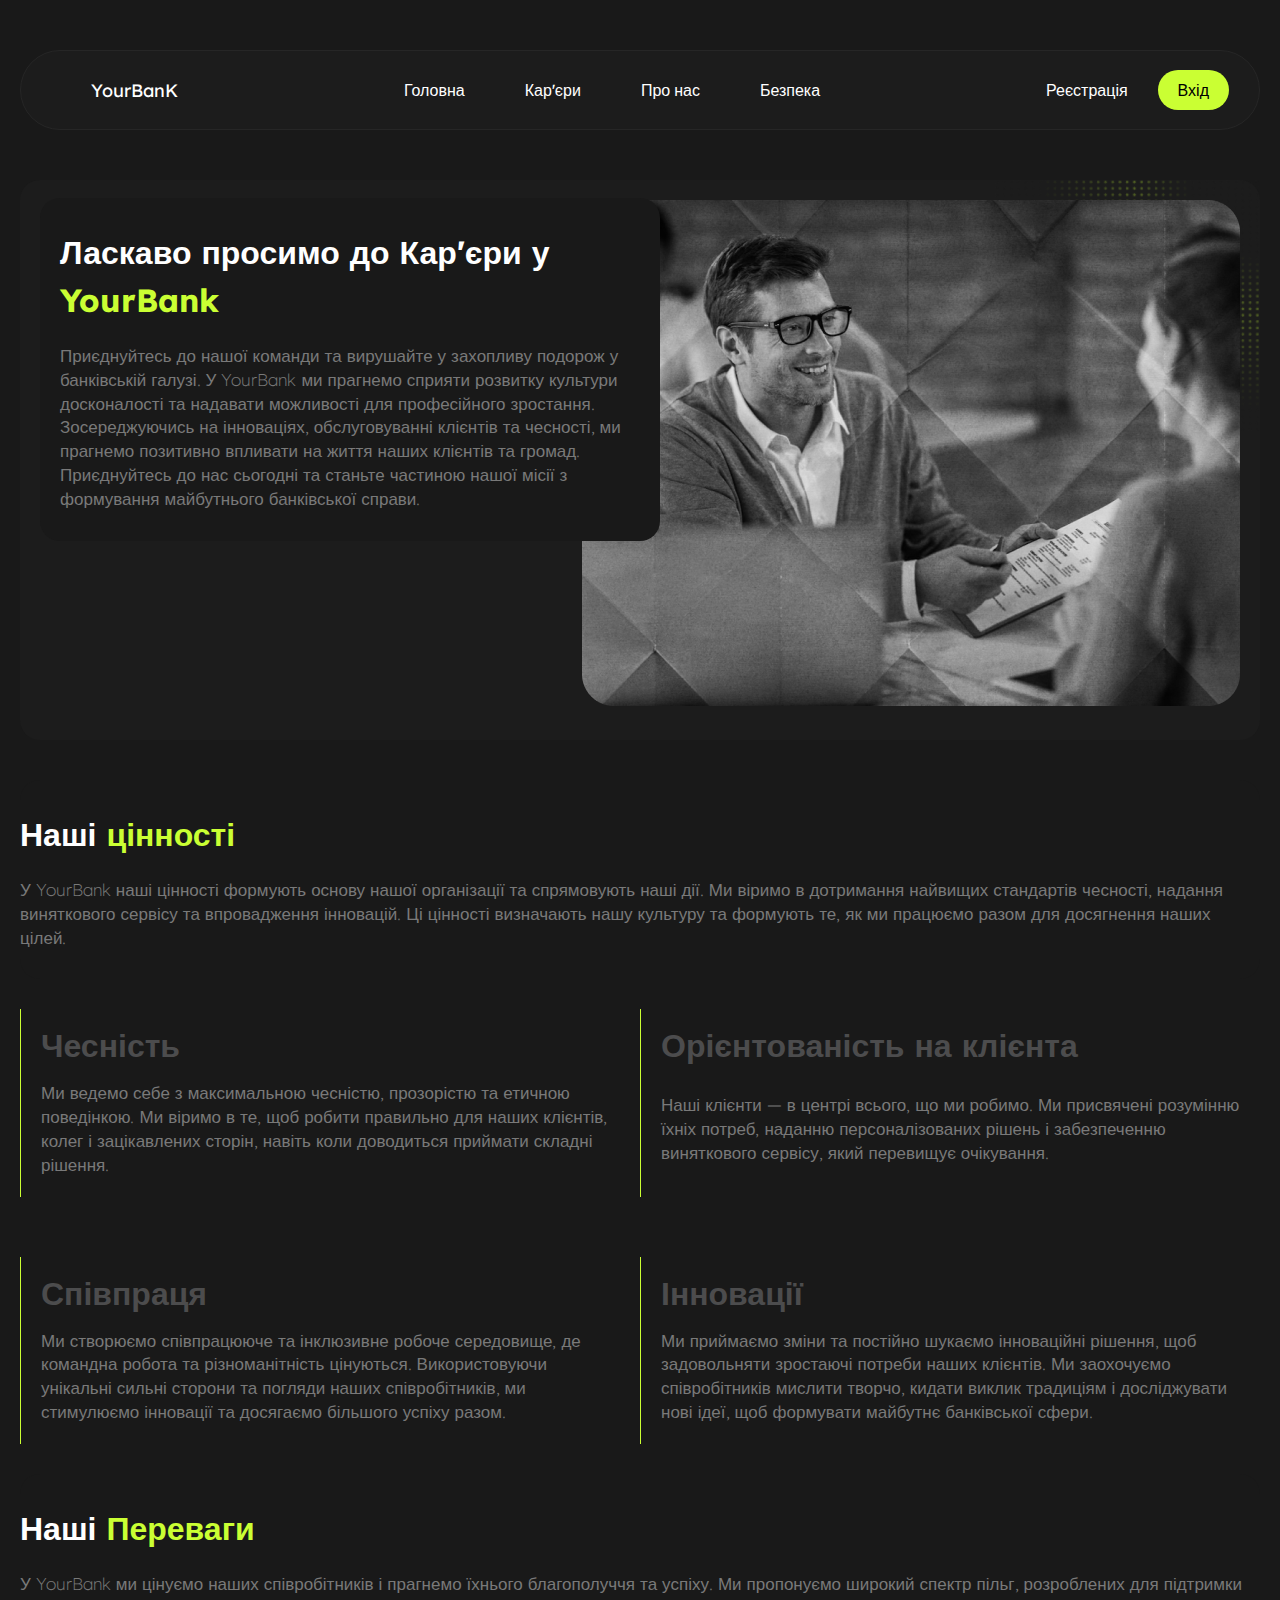
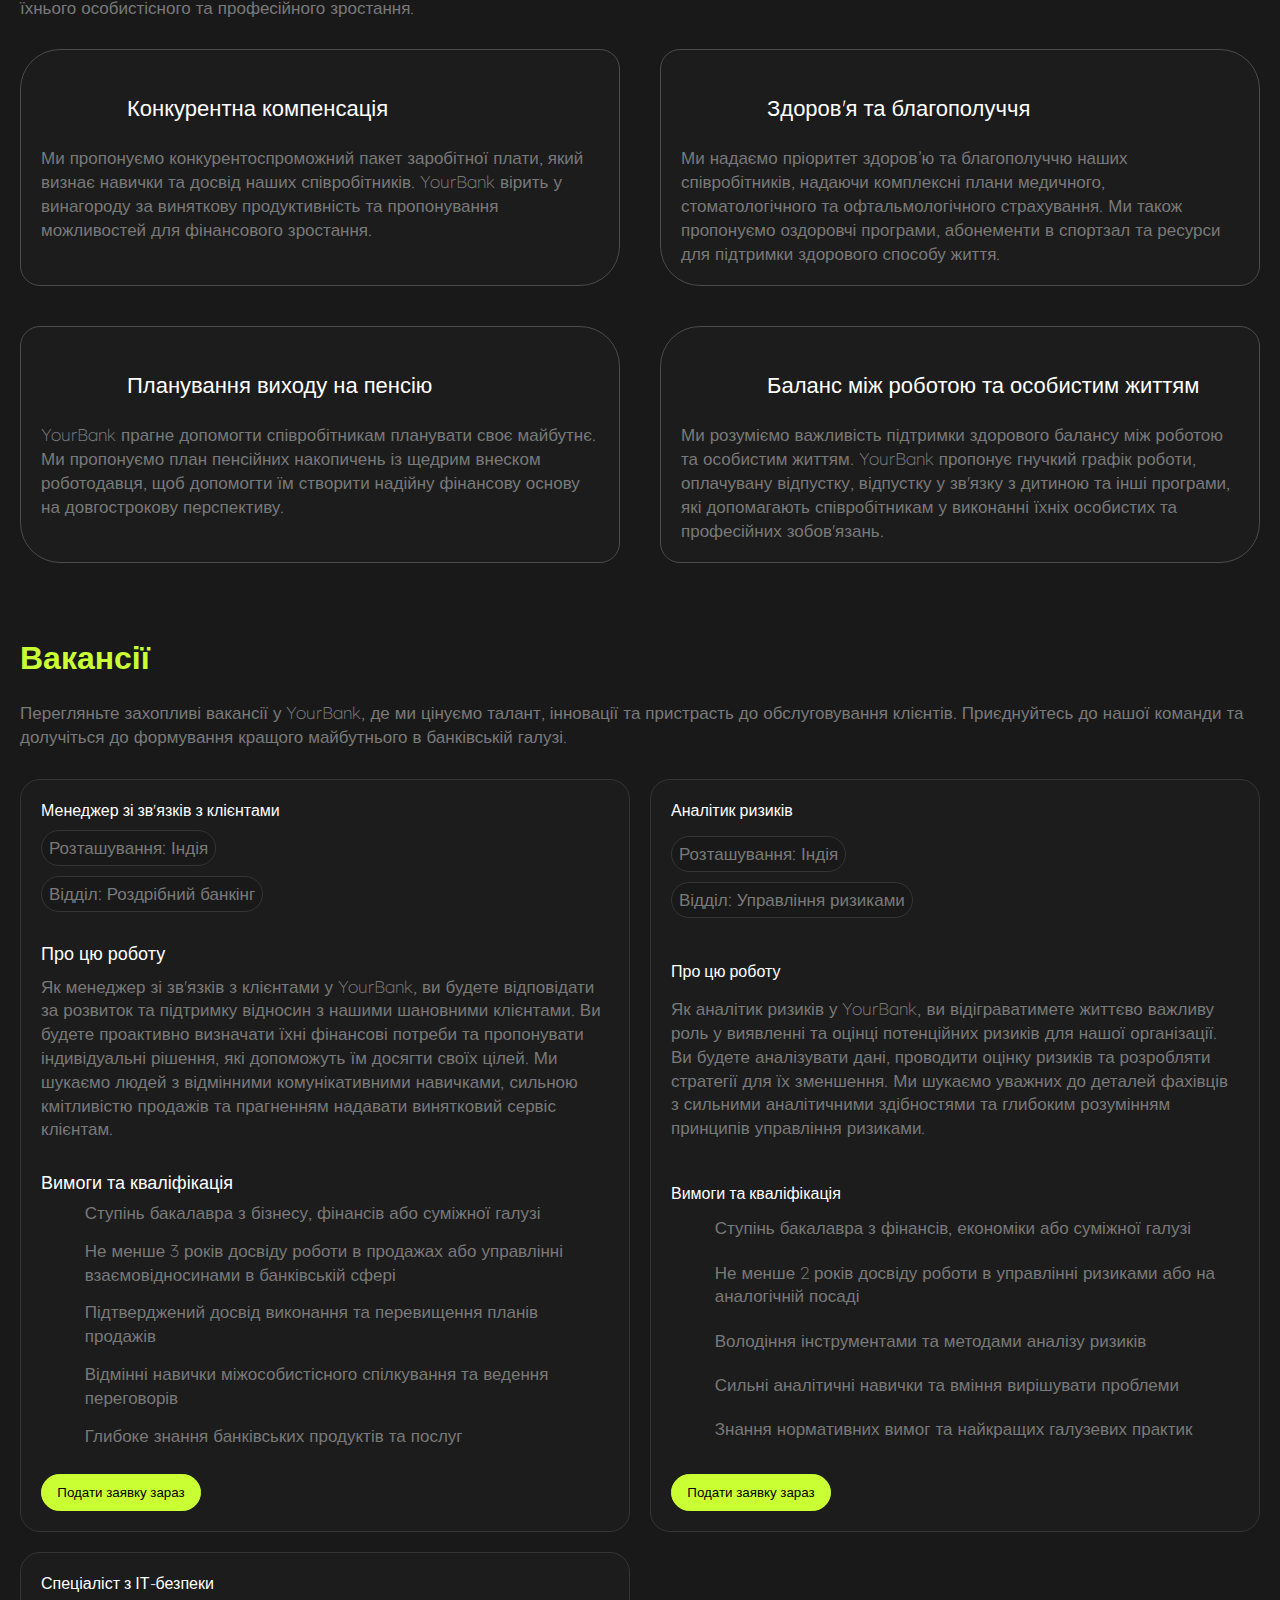
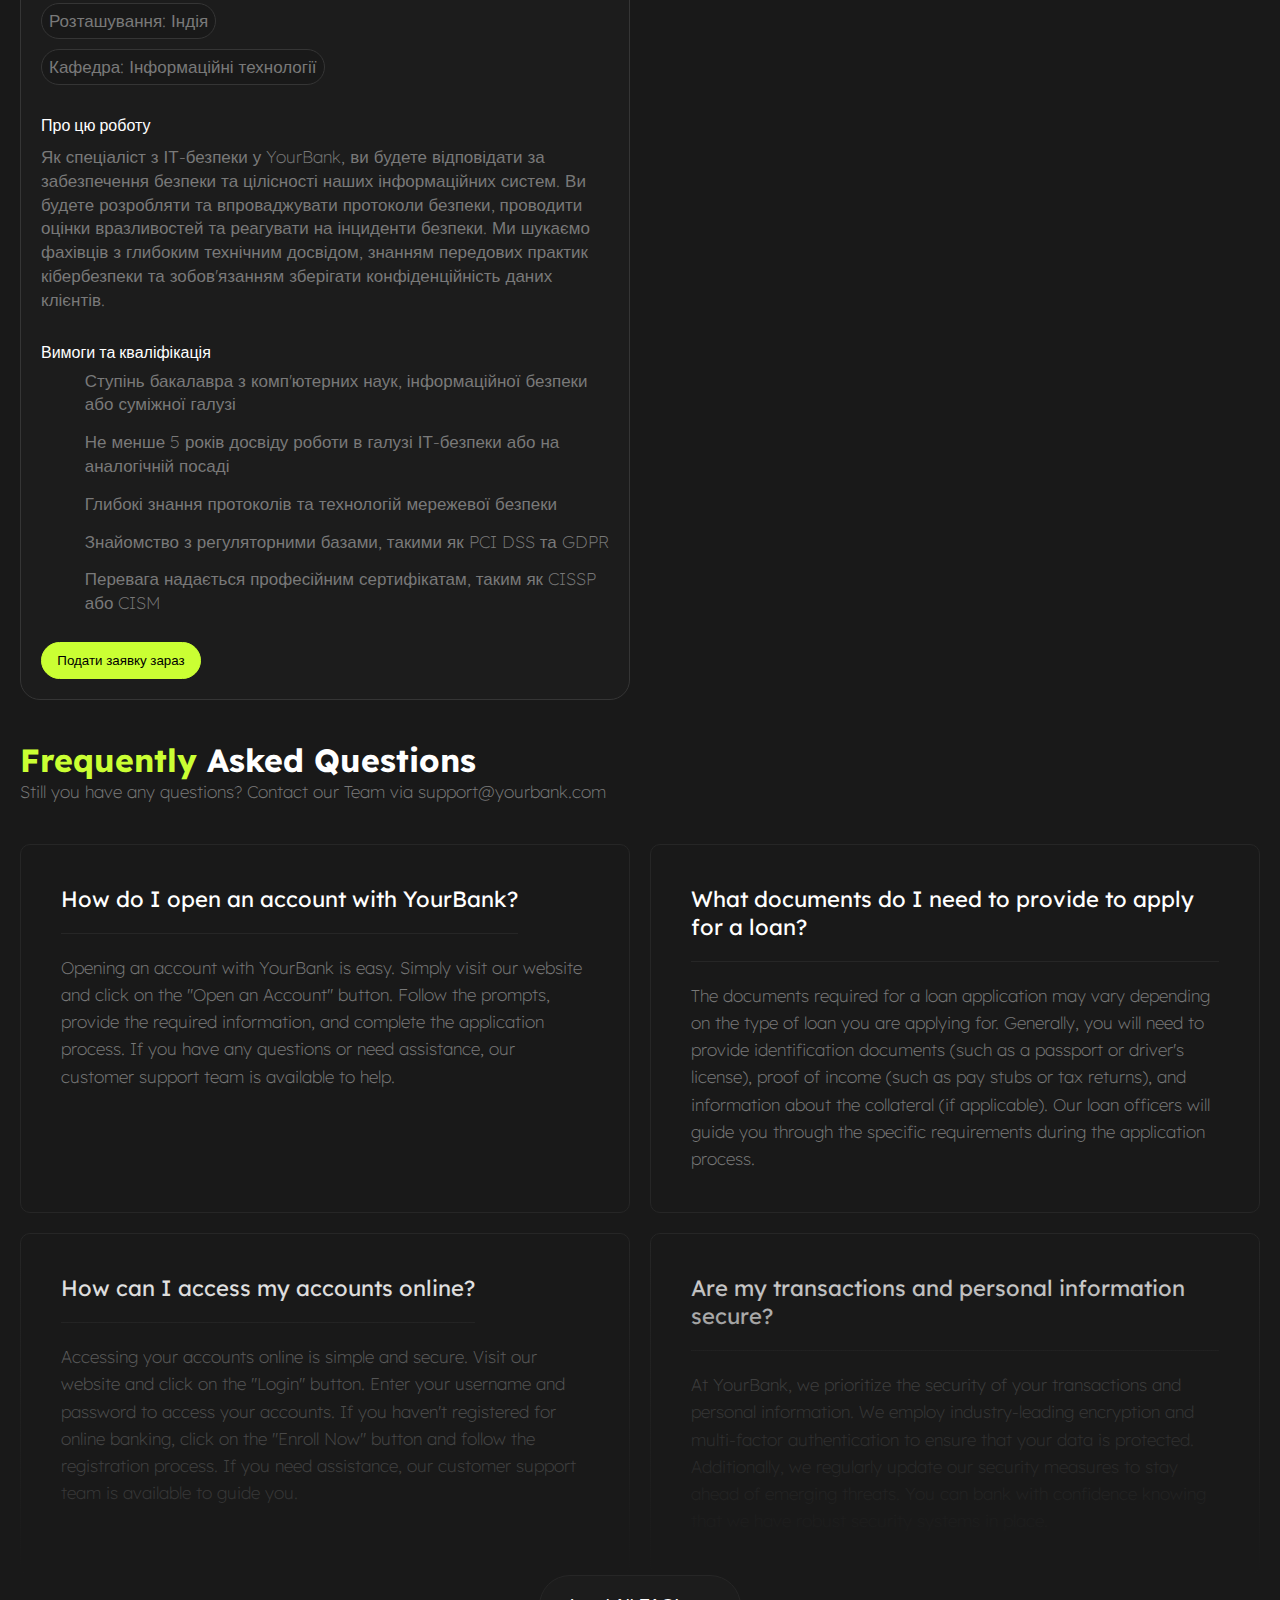
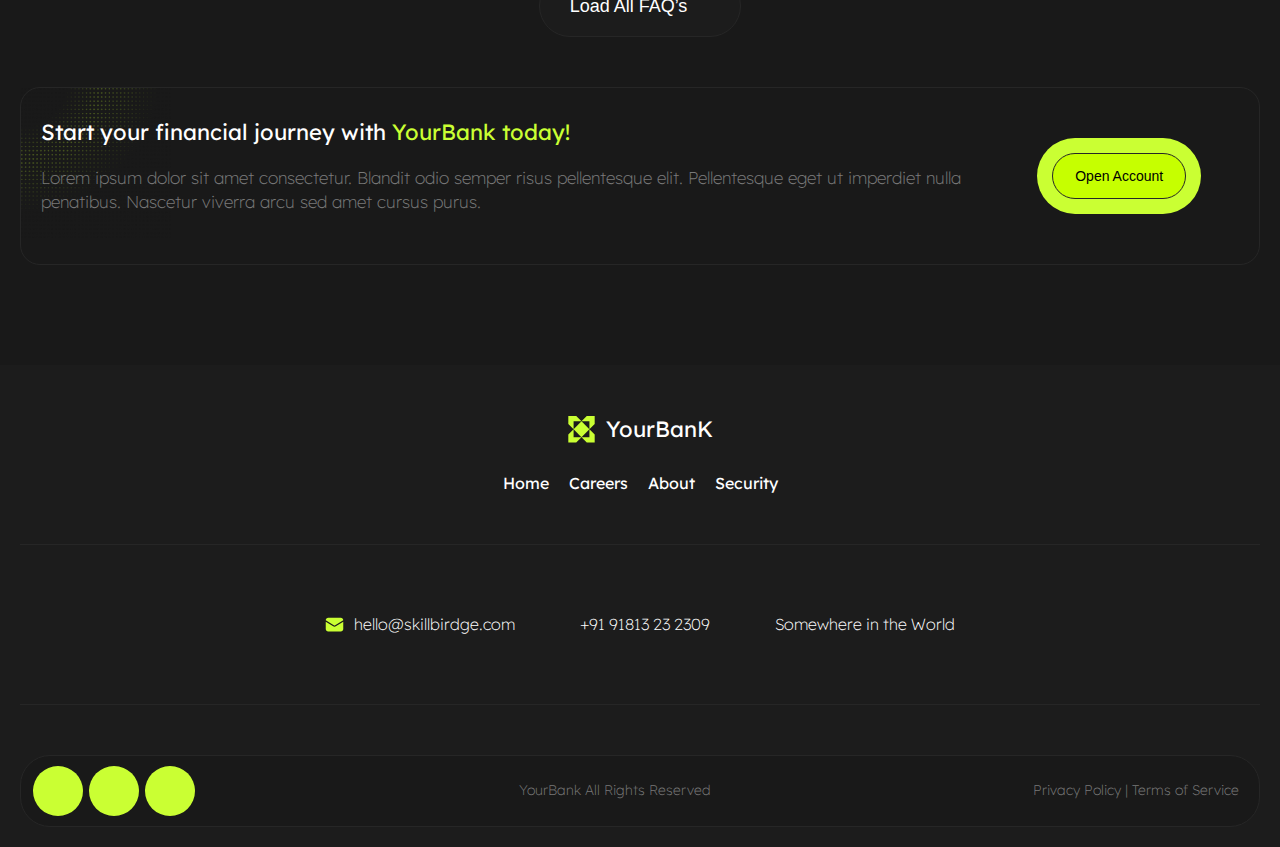
<file: site_maket/Careers.html>
<!DOCTYPE html>
<html lang="uk">
<head>
    <meta charset="UTF-8">
    <meta name="viewport" content="width=device-width, initial-scale=1.0">
    <title>Кар'єри</title>
    <link rel="icon" type="image/png" href="assets/images/shape.png">
    <link rel="stylesheet" href="assets/styles/style.css">
</head>
<body>
    <div class="pand-40">
        <div class="navi-bar">
                <div class="left-group">
                    <svg class="icon" width="25" height="25">
                        <use href="assets/sprite/sprite.svg#icon-your"></use>
                    </svg>
                    <span class="fnt-wei-4">YourBanK</span>
                </div>
                <div class="ref-nav-bar disp-none fnt-wei-4">
                    <a href="index.html" class="nt-active">Головна</a>
                    <a href="#" class="active">Кар'єри</a>
                    <a href="about.html" class="nt-active">Про нас</a>
                    <a href="security.html" class="nt-active">Безпека</a>
                </div>
                <div class="right-group disp-none fnt-wei-4">
                    <a href="signUp.html">Реєстрація</a>
                    <a class="login" href="login.html">Вхід</a>
                </div>
                <button class="btn-nav-bar">
                    <svg class="icon" width="25" height="25">
                        <use href="assets/sprite/sprite.svg#btn-menu"></use>
                    </svg>
                </button>
        </div>
        <div class="care-sec-1">
            <picture class="zindx1"><img src="assets/images/three-section.png" alt="point's"></picture>
            <picture class="zindx2"><img src="assets/images/careers/careers.png" alt="careers"></picture>
            <div class="info-block">
                <h1>Ласкаво просимо до Кар'єри у <span class="col-gre">YourBank</span></h1>
                <p>
                    Приєднуйтесь до нашої команди та вирушайте у захопливу подорож у 
                    банківській галузі. У YourBank ми прагнемо сприяти розвитку 
                    культури досконалості та надавати можливості для професійного 
                    зростання. Зосереджуючись на інноваціях, обслуговуванні клієнтів 
                    та чесності, ми прагнемо позитивно впливати на життя наших клієнтів 
                    та громад. Приєднуйтесь до нас сьогодні та станьте частиною нашої 
                    місії з формування майбутнього банківської справи.
                </p>
            </div>
        </div>
        <div class="care-sec-2">
            <div class="info-block-2 mar-0-auto">
                <h1>Наші <span class="col-gre">цінності</span></h1>
                <p>
                    У YourBank наші цінності формують основу нашої організації та 
                    спрямовують наші дії. Ми віримо в дотримання найвищих стандартів 
                    чесності, надання виняткового сервісу та впровадження інновацій. 
                    Ці цінності визначають нашу культуру та формують те, як ми працюємо 
                    разом для досягнення наших цілей.
                </p>
            </div>
            <div class="grid-care-sec-2">
                <div class="cell-care-sec-2">
                    <h1 class="col-gray">Чесність</h1>
                    <p>
                        Ми ведемо себе з максимальною чесністю, прозорістю та етичною поведінкою. 
                        Ми віримо в те, щоб робити правильно для наших клієнтів, колег і 
                        зацікавлених сторін, навіть коли доводиться приймати складні рішення.
                    </p>
                </div>
                <div class="cell-care-sec-2">
                    <h1 class="col-gray">Орієнтованість на клієнта</h1>
                    <p>
                        Наші клієнти — в центрі всього, що ми робимо. Ми присвячені розумінню їхніх потреб, 
                        наданню персоналізованих рішень і забезпеченню виняткового сервісу, який 
                        перевищує очікування.
                    </p>
                </div>
                <div class="cell-care-sec-2">
                    <h1 class="col-gray">Співпраця</h1>
                    <p>
                        Ми створюємо співпрацююче та інклюзивне робоче середовище, де командна 
                        робота та різноманітність цінуються. Використовуючи унікальні сильні сторони 
                        та погляди наших співробітників, ми стимулюємо інновації 
                        та досягаємо більшого успіху разом.
                    </p>
                </div>
                <div class="cell-care-sec-2">
                    <h1 class="col-gray">Інновації</h1>
                    <p>
                        Ми приймаємо зміни та постійно шукаємо інноваційні рішення, щоб 
                        задовольняти зростаючі потреби наших клієнтів. 
                        Ми заохочуємо співробітників мислити творчо, кидати виклик традиціям
                        і досліджувати нові ідеї, щоб формувати майбутнє банківської сфери.
                    </p>
                </div>
            </div>
        </div>
        <div class="care-sec-3">
            <div class="info-block-2">
                <h1>Наші <span class="col-gre">Переваги</span></h1>
                <p>
                    У YourBank ми цінуємо наших співробітників і прагнемо їхнього 
                    благополуччя та успіху. Ми пропонуємо широкий спектр пільг, 
                    розроблених для підтримки їхнього особистісного та професійного 
                    зростання.
                </p>
            </div>
            <div class="grid-care-sec-3">
                <div class="cell-care-sec-3 bord-rad-1-4 ">
                    <div class="up-group">
                        <svg class="icon" width="76" height="76">
                            <use href="assets/sprite/sprite.svg#icon-chain"></use>
                        </svg>
                        <span>Конкурентна компенсація</span>   
                    </div>
                    <p>
                        Ми пропонуємо конкурентоспроможний пакет заробітної плати, 
                        який визнає навички та досвід наших співробітників. 
                        YourBank вірить у винагороду за виняткову продуктивність 
                        та пропонування можливостей для фінансового зростання.
                    </p>
                </div>
                <div class="cell-care-sec-3 bord-rad-2-3">
                    <div class="up-group">
                        <svg class="icon" width="76" height="76">
                            <use href="assets/sprite/sprite.svg#icon-lompochka"></use>
                        </svg>
                        <span>Здоров'я та благополуччя</span>   
                    </div>
                    <p>
                        Ми надаємо пріоритет здоров’ю та благополуччю наших співробітників, 
                        надаючи комплексні плани медичного, стоматологічного та 
                        офтальмологічного страхування. Ми також пропонуємо оздоровчі 
                        програми, абонементи в спортзал та ресурси для підтримки 
                        здорового способу життя.
                    </p>
                </div>
                <div class="cell-care-sec-3 bord-rad-2-3">
                    <div class="up-group">
                        <svg class="icon" width="76" height="76">
                            <use href="assets/sprite/sprite.svg#icon-sumka"></use>
                        </svg>
                        <span>Планування виходу на пенсію</span>   
                    </div>
                    <p>
                        YourBank прагне допомогти співробітникам планувати своє майбутнє. 
                        Ми пропонуємо план пенсійних накопичень із щедрим внеском 
                        роботодавця, щоб допомогти їм створити надійну фінансову основу 
                        на довгострокову перспективу.
                    </p>
                </div>
                <div class="cell-care-sec-3 bord-rad-1-4">
                    <div class="up-group">
                        <svg class="icon" width="76" height="76">
                            <use href="assets/sprite/sprite.svg#icon-sumka"></use>
                        </svg>
                        <span>Баланс між роботою та особистим життям</span>   
                    </div>
                    <p>
                        Ми розуміємо важливість підтримки здорового балансу між роботою 
                        та особистим життям. YourBank пропонує гнучкий графік роботи, 
                        оплачувану відпустку, відпустку у зв'язку з дитиною та інші 
                        програми, які допомагають співробітникам у виконанні їхніх 
                        особистих та професійних зобов'язань.
                    </p>
                </div>
            </div>
        </div>
        <div class="care-sec-4">
            <div class="info-block-2">
            <h1 class="col-gre">Вакансії</h1>
            <p>
                Перегляньте захопливі вакансії у YourBank, де ми цінуємо 
                талант, інновації та пристрасть до обслуговування клієнтів. 
                Приєднуйтесь до нашої команди та долучіться до формування 
                кращого майбутнього в банківській галузі. 
            </p>
            </div>
            <div class="grid-care-sec-4">
                <div class="cell-care-sec-4">
                    <span>Менеджер зі зв'язків з клієнтами</span>
                    <div class="info-p-group">
                        <p class="info-p">Розташування: Індія</p>
                        <p class="info-p">Відділ: Роздрібний банкінг</p>
                    </div>
                    <br>
                    <span class="fnt-sz-18">Про цю роботу</span>
                    <p>
                        Як менеджер зі зв'язків з клієнтами у YourBank, ви будете відповідати 
                        за розвиток та підтримку відносин з нашими шановними клієнтами. Ви 
                        будете проактивно визначати їхні фінансові потреби та пропонувати 
                        індивідуальні рішення, які допоможуть їм досягти своїх цілей. Ми 
                        шукаємо людей з відмінними комунікативними навичками, сильною 
                        кмітливістю продажів та прагненням надавати винятковий сервіс 
                        клієнтам.
                    </p>
                    <br>
                    <span class="fnt-sz-18">Вимоги та кваліфікація</span>
                    <div class="group">
                        <svg class="icon" width="19" height="16">
                            <use href="assets/sprite/sprite.svg#icon-chemodanchuk"></use>
                        </svg>
                        <p>Ступінь бакалавра з бізнесу, фінансів або суміжної галузі</p>
                    </div>
                    <div class="group">
                        <svg class="icon" width="19" height="16">
                            <use href="assets/sprite/sprite.svg#icon-chemodanchuk"></use>
                        </svg>
                        <p>Не менше 3 років досвіду роботи в продажах або управлінні взаємовідносинами в банківській сфері</p>
                    </div>
                    <div class="group">
                        <svg class="icon" width="19" height="16">
                            <use href="assets/sprite/sprite.svg#icon-chemodanchuk"></use>
                        </svg>
                        <p>Підтверджений досвід виконання та перевищення планів продажів</p>
                    </div>
                    <div class="group">
                        <svg class="icon" width="19" height="16">
                            <use href="assets/sprite/sprite.svg#icon-chemodanchuk"></use>
                        </svg>
                        <p>Відмінні навички міжособистісного спілкування та ведення переговорів</p>
                    </div>
                    <div class="group">
                        <svg class="icon" width="19" height="16">
                            <use href="assets/sprite/sprite.svg#icon-chemodanchuk"></use>
                        </svg>
                        <p>Глибоке знання банківських продуктів та послуг</p>
                    </div>
                    <div class="marg-20"><button>Подати заявку зараз</button></div>
                </div>
                <div class="cell-care-sec-4">
                    <span>Аналітик ризиків</span>
                    <div class="info-p-group">
                        <p class="info-p">Розташування: Індія</p>
                        <p class="info-p">Відділ: Управління ризиками</p>
                    </div>
                    <br>
                    <span>Про цю роботу</span>
                    <p>
                        Як аналітик ризиків у YourBank, ви відіграватимете життєво важливу роль 
                        у виявленні та оцінці потенційних ризиків для нашої організації. 
                        Ви будете аналізувати дані, проводити оцінку ризиків та розробляти 
                        стратегії для їх зменшення. Ми шукаємо уважних до деталей фахівців 
                        з сильними аналітичними здібностями та глибоким розумінням принципів 
                        управління ризиками.</p>
                    <br>
                    <span>Вимоги та кваліфікація</span>
                    <div class="group">
                        <svg class="icon" width="19" height="16">
                            <use href="assets/sprite/sprite.svg#icon-chemodanchuk"></use>
                        </svg>
                        <p>Ступінь бакалавра з фінансів, економіки або суміжної галузі</p>
                    </div>
                    <div class="group">
                        <svg class="icon" width="19" height="16">
                            <use href="assets/sprite/sprite.svg#icon-chemodanchuk"></use>
                        </svg>
                        <p>Не менше 2 років досвіду роботи в управлінні ризиками або на аналогічній посаді</p>
                    </div>
                    <div class="group">
                        <svg class="icon" width="19" height="16">
                            <use href="assets/sprite/sprite.svg#icon-chemodanchuk"></use>
                        </svg>
                        <p>Володіння інструментами та методами аналізу ризиків</p>
                    </div>
                    <div class="group">
                        <svg class="icon" width="19" height="16">
                            <use href="assets/sprite/sprite.svg#icon-chemodanchuk"></use>
                        </svg>
                        <p>Сильні аналітичні навички та вміння вирішувати проблеми</p>
                    </div>
                    <div class="group">
                        <svg class="icon" width="19" height="16">
                            <use href="assets/sprite/sprite.svg#icon-chemodanchuk"></use>
                        </svg>
                        <p>Знання нормативних вимог та найкращих галузевих практик</p>
                    </div>
                    <div class="marg-20"><button>Подати заявку зараз</button></div>
                </div>
                <div class="cell-care-sec-4">
                    <span>Спеціаліст з ІТ-безпеки</span>
                    <div class="info-p-group">
                        <p class="info-p">Розташування: Індія</p>
                        <p class="info-p">Кафедра: Інформаційні технології</p>
                    </div>
                    <br>
                    <span>Про цю роботу</span>
                    <p>
                        Як спеціаліст з ІТ-безпеки у YourBank, ви будете відповідати за 
                        забезпечення безпеки та цілісності наших інформаційних систем. 
                        Ви будете розробляти та впроваджувати протоколи безпеки, проводити 
                        оцінки вразливостей та реагувати на інциденти безпеки. Ми шукаємо 
                        фахівців з глибоким технічним досвідом, знанням передових практик 
                        кібербезпеки та зобов'язанням зберігати конфіденційність даних клієнтів.
                    </p>
                    <br>
                    <span>Вимоги та кваліфікація</span>
                    <div class="group">
                        <svg class="icon" width="19" height="16">
                            <use href="assets/sprite/sprite.svg#icon-chemodanchuk"></use>
                        </svg>
                        <p>Ступінь бакалавра з комп'ютерних наук, інформаційної безпеки або суміжної галузі</p>
                    </div>
                    <div class="group">
                        <svg class="icon" width="19" height="16">
                            <use href="assets/sprite/sprite.svg#icon-chemodanchuk"></use>
                        </svg>
                        <p>Не менше 5 років досвіду роботи в галузі ІТ-безпеки або на аналогічній посаді</p>
                    </div>
                    <div class="group">
                        <svg class="icon" width="19" height="16">
                            <use href="assets/sprite/sprite.svg#icon-chemodanchuk"></use>
                        </svg>
                        <p>Глибокі знання протоколів та технологій мережевої безпеки</p>
                    </div>
                    <div class="group">
                        <svg class="icon" width="19" height="16">
                            <use href="assets/sprite/sprite.svg#icon-chemodanchuk"></use>
                        </svg>
                        <p>Знайомство з регуляторними базами, такими як PCI DSS та GDPR</p>
                    </div>
                    <div class="group">
                        <svg class="icon" width="19" height="16">
                            <use href="assets/sprite/sprite.svg#icon-chemodanchuk"></use>
                        </svg>
                        <p>Перевага надається професійним сертифікатам, таким як CISSP або CISM</p>
                    </div>
                    <div class="marg-20"><button>Подати заявку зараз</button></div>
                </div>
            </div>
        </div>
        <div class="five-section">
            <div class="header-five">
                <h1><span>Frequently</span> Asked Questions</h1>
                <p>Still you have any questions? Contact our Team via support@yourbank.com</p>
            </div>
            <div class="grid-five">
                <div class="cell-five">
                    <span class="fnt-wei-4 fnt-sz-22">How do I open an account with YourBank?</span>
                    <p>
                        Opening an account with YourBank is easy. Simply visit our website 
                        and click on the "Open an Account" button. Follow the prompts, 
                        provide the required information, and complete the application 
                        process. If you have any questions or need assistance, our 
                        customer support team is available to help.
                    </p>
                </div>
                <div class="cell-five">
                    <span class="fnt-wei-4 fnt-sz-22">What documents do I need to provide to apply for a loan?</span>
                    <p>
                        The documents required for a loan application may vary depending on the 
                        type of loan you are applying for. Generally, you will need to provide 
                        identification documents (such as a passport or driver's license), proof 
                        of income (such as pay stubs or tax returns), and information about the 
                        collateral (if applicable). Our loan officers will guide you through the 
                        specific requirements during the application process.
                    </p>
                </div>
                <div class="fade-2">
                    <div class="cell-five">
                        <span class="fnt-wei-4 fnt-sz-22">How can I access my accounts online?</span>
                        <p>
                            Accessing your accounts online is simple and secure. Visit our website 
                            and click on the "Login" button. Enter your username and password to 
                            access your accounts. If you haven't registered for online banking, 
                            click on the "Enroll Now" button and follow the registration process. 
                            If you need assistance, our customer support team is available to guide you.
                        </p>
                    </div>
                </div>
                <div class="fade">
                    <div class="cell-five fade">
                        <span class="fnt-wei-4 fnt-sz-22">Are my transactions and personal information secure?</span>
                        <p>
                            At YourBank, we prioritize the security of your transactions and 
                            personal information. We employ industry-leading encryption and 
                            multi-factor authentication to ensure that your data is protected. 
                            Additionally, we regularly update our security measures to stay 
                            ahead of emerging threats. You can bank with confidence knowing 
                            that we have robust security systems in place.
                        </p>
                    </div>
                </div>
            </div>
            <div class="five-btn">
                <button>Load All FAQ’s
                    <svg class="icon" width="13" height="8">
                        <use href="assets/sprite/sprite.svg#icon-mini-arrow"></use>
                    </svg>
                </button>
            </div>
        </div>
        <div class="seven-section">
            <img src="assets/images/three-section.png" alt="point's">
            <div class="block-sev">
                <div class="header-sev">
                    <h1>Start your financial journey with <span>YourBank today!</span></h1>
                    <p>
                        Lorem ipsum dolor sit amet consectetur. Blandit odio semper risus pellentesque elit. 
                        Pellentesque eget ut imperdiet nulla penatibus. Nascetur viverra arcu sed amet cursus purus.
                    </p>
                </div>
                <div class="sev-btn">
                    <button>Open Account</button>
                </div>
            </div>
        </div>
    </div>
    <div class="footer">
        <div class="cell-foot up">
            <div class="up-group">
                <div class="icon-nav-bar"></div>
                <span>YourBanK</span>                
            </div>
            <div class="list-foot">
                <a href="index.html"><span>Home</span></a>
                <a href="#"><span>Careers</span></a>
                <a href="about.html"><span>About</span></a>
                <a href="security.html"><span>Security</span></a>
            </div>
        </div>
        <div class="cell-foot-avg">
            <div class="list-foot-avg">
                <div class="group-1">
                    <div class="icon-mail"></div>
                    <span>hello@skillbirdge.com</span>
                </div>
                <div class="group-2">
                    <svg class="icon" width="25" height="25">
                        <use href="assets/sprite/sprite.svg#icon-phone"></use>
                    </svg>
                    <span>+91 91813 23 2309</span>
                </div>
                <div class="group-3">
                    <svg class="icon" width="25" height="25">
                        <use href="assets/sprite/sprite.svg#icon-location"></use>
                    </svg>
                    <span>Somewhere in the World</span>
                </div>
            </div>
        </div>
        <div class="cell-foot-down">
            <div class="privacy">
                <div class="icon-btn">
                    <button>
                        <svg class="icon" width="25" height="25">
                            <use href="assets/sprite/sprite.svg#icon-fb"></use>
                        </svg>
                    </button>
                    <button>
                        <svg class="icon" width="25" height="25">
                            <use href="assets/sprite/sprite.svg#icon-twitter"></use>
                        </svg>
                    </button>
                    <button>
                        <svg class="icon" width="25" height="25">
                            <use href="assets/sprite/sprite.svg#icon-linkedin"></use>
                        </svg>
                    </button>
                </div>
                <p>YourBank All Rights Reserved</p>
                <p>Privacy Policy | Terms of Service</p>
            </div>
        </div>
    </div>
</body>
</html>
</file>
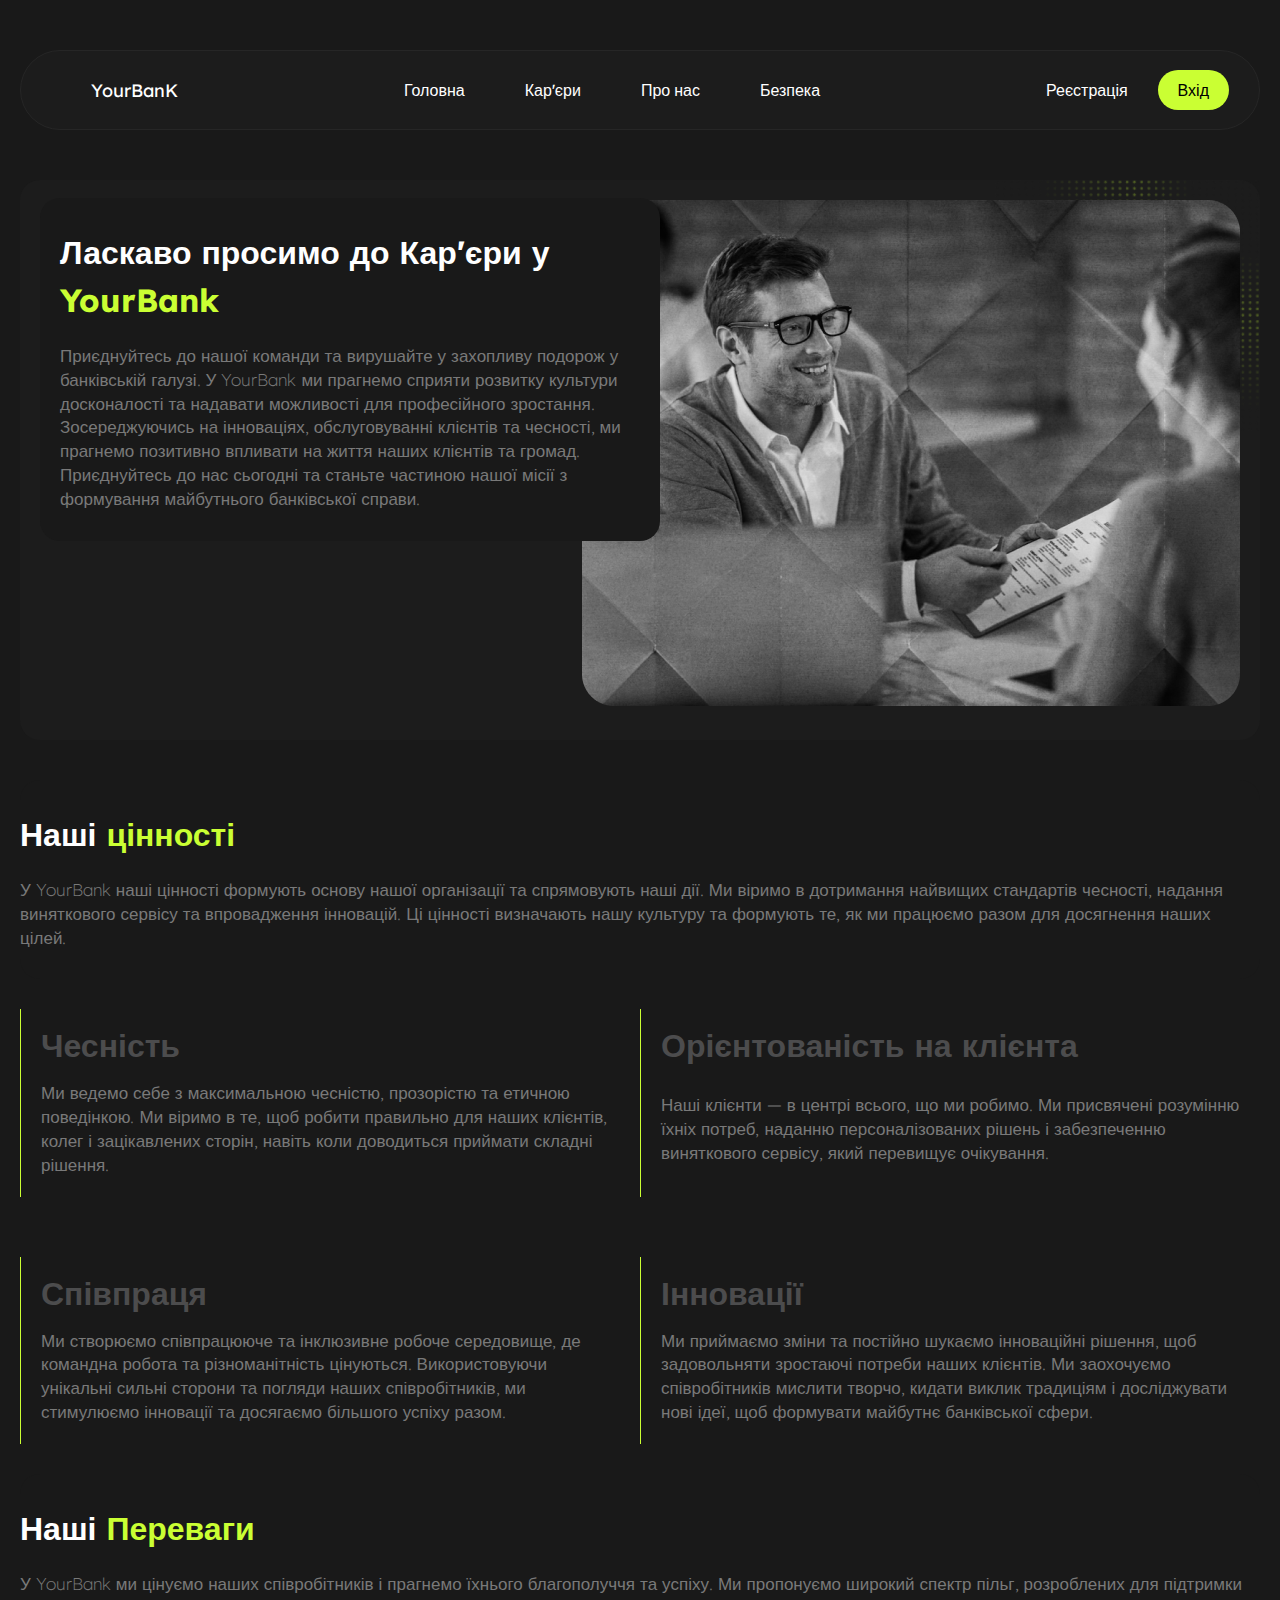
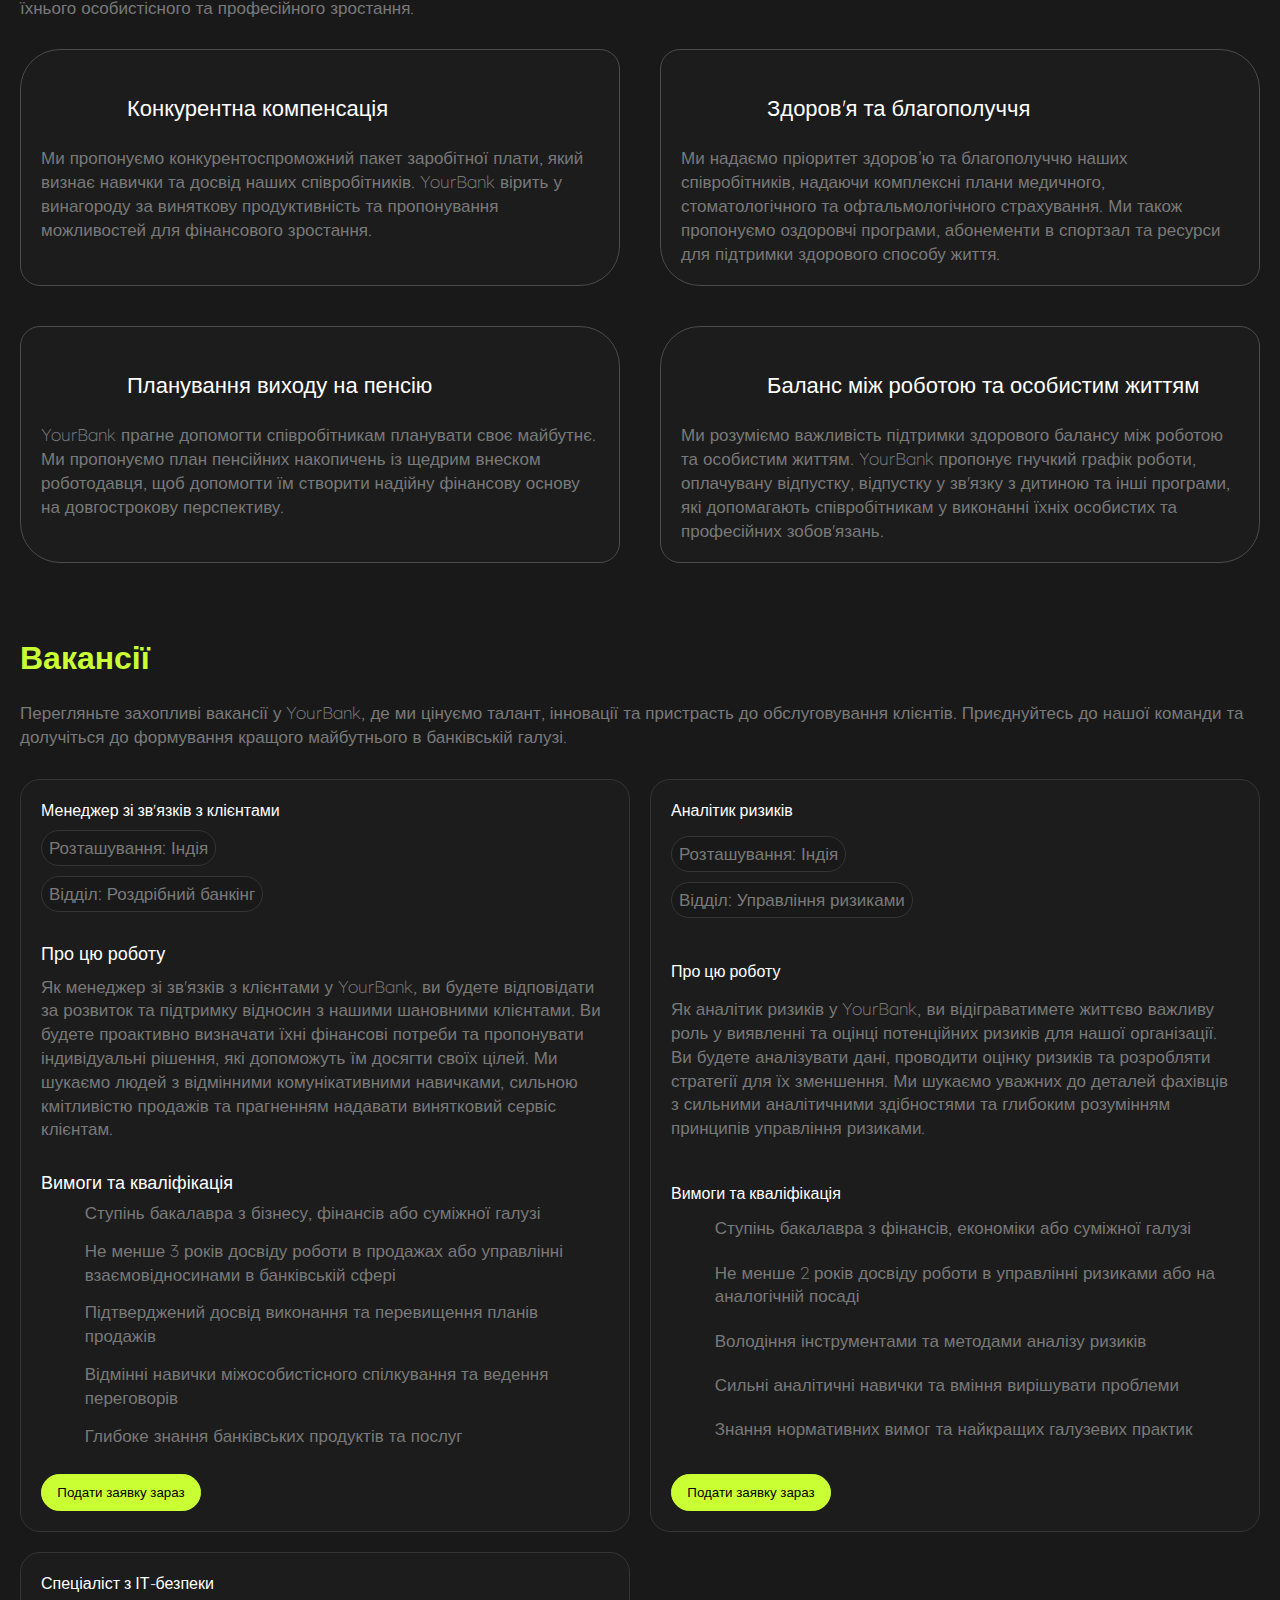
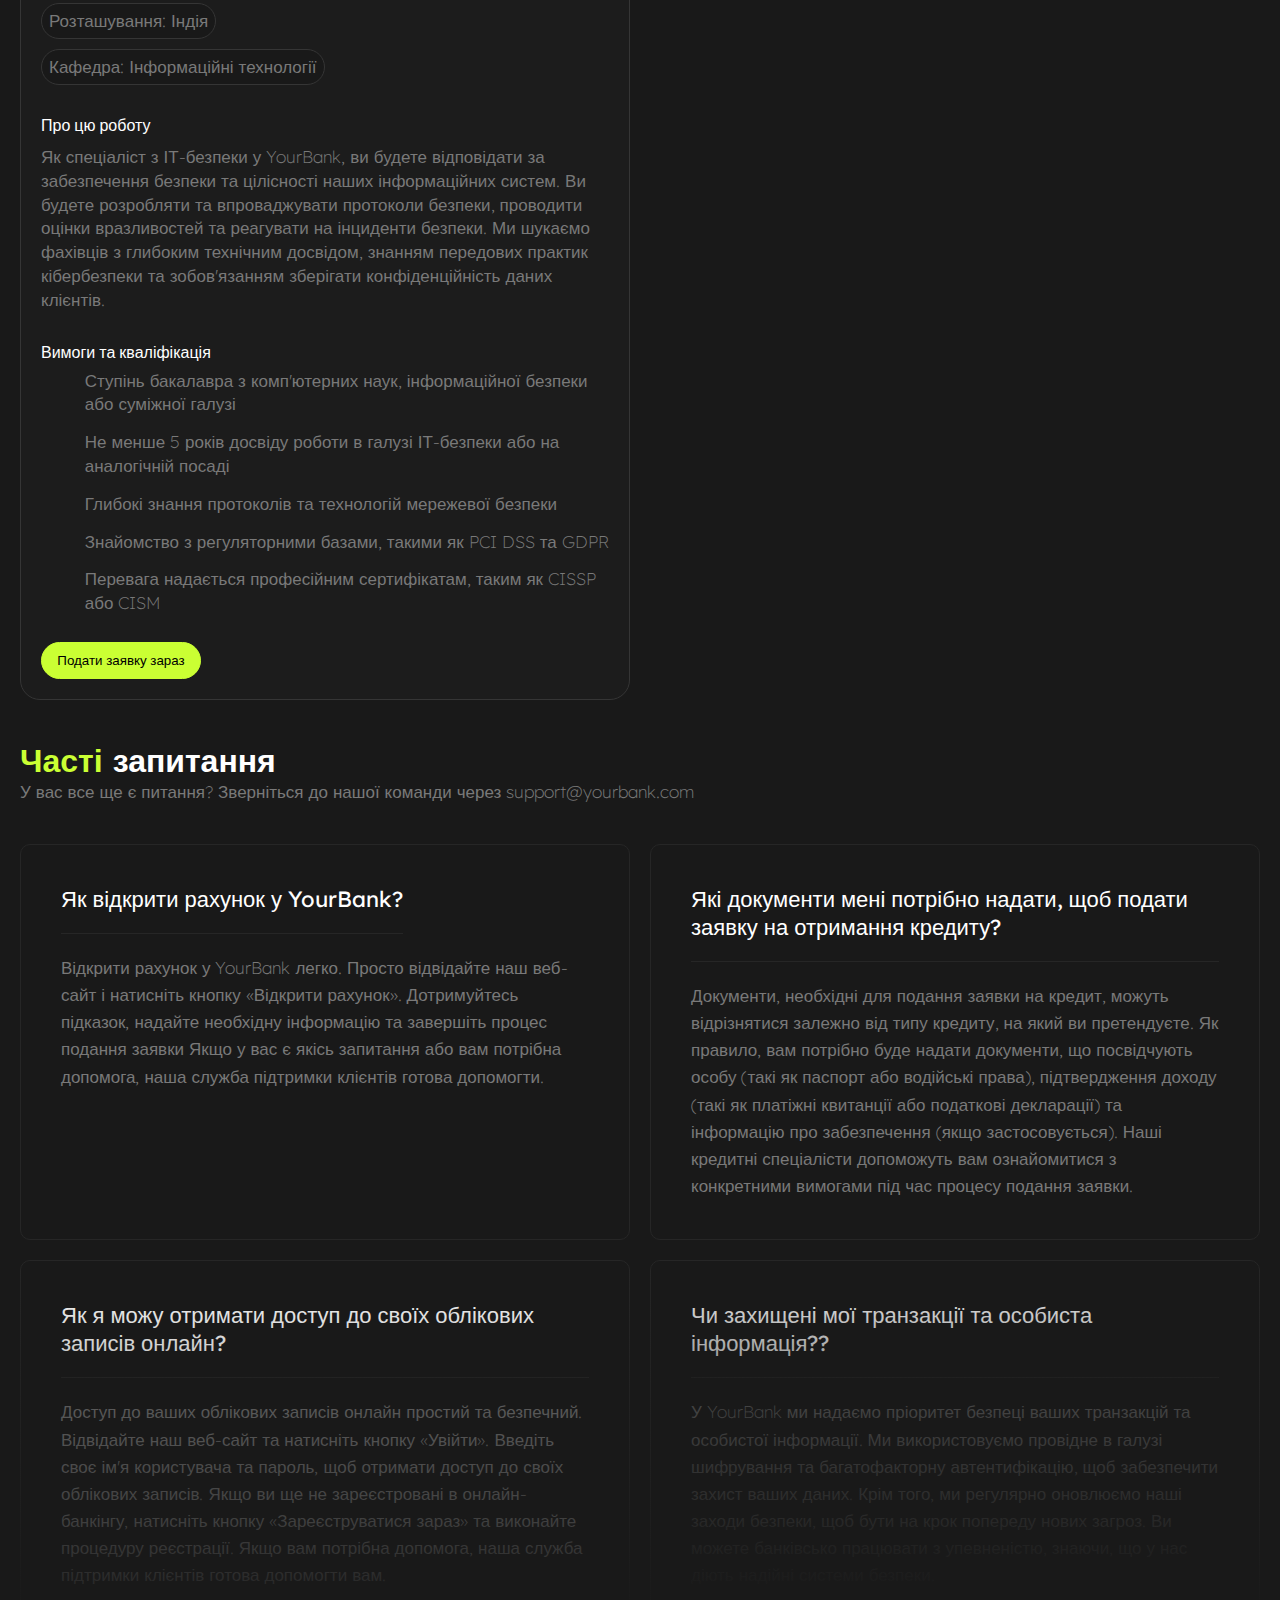
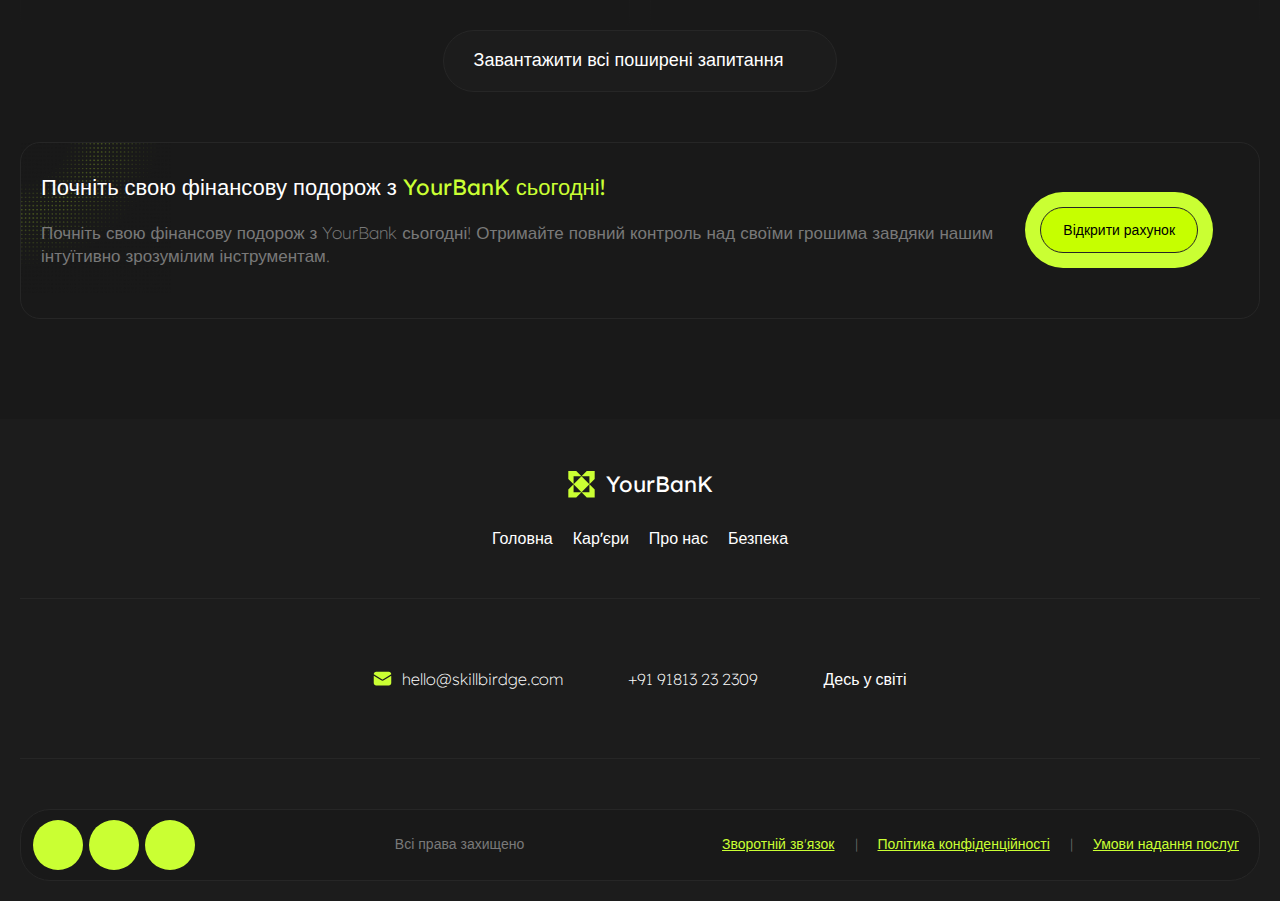
<file: site_maket/careers.html>
<!DOCTYPE html>
<html lang="uk">
<head>
    <meta charset="UTF-8">
    <meta name="viewport" content="width=device-width, initial-scale=1.0">
    <title>YourBanK | Кар'єри</title>
    <link rel="icon" type="image/png" href="assets/images/shape.png">
    <link rel="stylesheet" href="assets/styles/style.css">
</head>
<body>
    <div class="pand-40">
        <div class="navi-bar">
            <div class="left-group">
                <svg class="icon" width="25" height="25">
                    <use href="assets/sprite/sprite.svg#icon-your"></use>
                </svg>
                <span class="fnt-wei-4">YourBanK</span>
            </div>
            <div class="ref-nav-bar disp-none fnt-wei-4">
                <a href="index.html">Головна</a>
                <a class="dis-link" href="careers.html">Кар'єри</a>
                <a href="about.html">Про нас</a>
                <a href="security.html">Безпека</a>
            </div>
            <div class="right-group disp-none fnt-wei-4">
                <a href="signUp.html">Реєстрація</a>
                <a class="login" href="login.html">Вхід</a>
            </div>
            <button class="btn-nav-bar" id="burgerBtn">
                <svg class="icon" width="25" height="25" id="burgerIcon">
                    <use href="assets/sprite/sprite.svg#btn-menu"></use>
                </svg>
            </button>
        </div>
        <div class="mobile-menu" id="mobileMenu">
            <div class="mobile-links">
                <a href="#">Головна</a>
                <a href="careers.html">Кар'єри</a>
                <a href="about.html">Про нас</a>
                <a href="security.html">Безпека</a>
                <a href="signUp.html">Реєстрація</a>
                <a class="login" href="login.html">Вхід</a>
            </div>
        </div>
        <div class="overlay" id="overlay"></div>
        <div class="care-sec-1">
            <picture class="zindx1"><img src="assets/images/three-section.webp" alt="point's"></picture>
            <picture class="zindx2"><img src="assets/images/careers/careers.webp" alt="careers"></picture>
            <div class="info-block">
                <h1>Ласкаво просимо до Кар'єри у <span class="col-gre">YourBank</span></h1>
                <p>
                    Приєднуйтесь до нашої команди та вирушайте у захопливу подорож у 
                    банківській галузі. У YourBank ми прагнемо сприяти розвитку 
                    культури досконалості та надавати можливості для професійного 
                    зростання. Зосереджуючись на інноваціях, обслуговуванні клієнтів 
                    та чесності, ми прагнемо позитивно впливати на життя наших клієнтів 
                    та громад. Приєднуйтесь до нас сьогодні та станьте частиною нашої 
                    місії з формування майбутнього банківської справи.
                </p>
            </div>
        </div>
        <div class="care-sec-2">
            <div class="info-block-2 mar-0-auto">
                <h1>Наші <span class="col-gre">цінності</span></h1>
                <p>
                    У YourBank наші цінності формують основу нашої організації та 
                    спрямовують наші дії. Ми віримо в дотримання найвищих стандартів 
                    чесності, надання виняткового сервісу та впровадження інновацій. 
                    Ці цінності визначають нашу культуру та формують те, як ми працюємо 
                    разом для досягнення наших цілей.
                </p>
            </div>
            <div class="grid-care-sec-2">
                <div class="cell-care-sec-2">
                    <h1 class="col-gray">Чесність</h1>
                    <p>
                        Ми ведемо себе з максимальною чесністю, прозорістю та етичною поведінкою. 
                        Ми віримо в те, щоб робити правильно для наших клієнтів, колег і 
                        зацікавлених сторін, навіть коли доводиться приймати складні рішення.
                    </p>
                </div>
                <div class="cell-care-sec-2">
                    <h1 class="col-gray">Орієнтованість на клієнта</h1>
                    <p>
                        Наші клієнти — в центрі всього, що ми робимо. Ми присвячені розумінню їхніх потреб, 
                        наданню персоналізованих рішень і забезпеченню виняткового сервісу, який 
                        перевищує очікування.
                    </p>
                </div>
                <div class="cell-care-sec-2">
                    <h1 class="col-gray">Співпраця</h1>
                    <p>
                        Ми створюємо співпрацююче та інклюзивне робоче середовище, де командна 
                        робота та різноманітність цінуються. Використовуючи унікальні сильні сторони 
                        та погляди наших співробітників, ми стимулюємо інновації 
                        та досягаємо більшого успіху разом.
                    </p>
                </div>
                <div class="cell-care-sec-2">
                    <h1 class="col-gray">Інновації</h1>
                    <p>
                        Ми приймаємо зміни та постійно шукаємо інноваційні рішення, щоб 
                        задовольняти зростаючі потреби наших клієнтів. 
                        Ми заохочуємо співробітників мислити творчо, кидати виклик традиціям
                        і досліджувати нові ідеї, щоб формувати майбутнє банківської сфери.
                    </p>
                </div>
            </div>
        </div>
        <div class="care-sec-3">
            <div class="info-block-2">
                <h1>Наші <span class="col-gre">Переваги</span></h1>
                <p>
                    У YourBank ми цінуємо наших співробітників і прагнемо їхнього 
                    благополуччя та успіху. Ми пропонуємо широкий спектр пільг, 
                    розроблених для підтримки їхнього особистісного та професійного 
                    зростання.
                </p>
            </div>
            <div class="grid-care-sec-3">
                <div class="cell-care-sec-3 bord-rad-1-4 ">
                    <div class="up-group">
                        <svg class="icon" width="76" height="76">
                            <use href="assets/sprite/sprite.svg#icon-chain"></use>
                        </svg>
                        <span>Конкурентна компенсація</span>   
                    </div>
                    <p>
                        Ми пропонуємо конкурентоспроможний пакет заробітної плати, 
                        який визнає навички та досвід наших співробітників. 
                        YourBank вірить у винагороду за виняткову продуктивність 
                        та пропонування можливостей для фінансового зростання.
                    </p>
                </div>
                <div class="cell-care-sec-3 bord-rad-2-3">
                    <div class="up-group">
                        <svg class="icon" width="76" height="76">
                            <use href="assets/sprite/sprite.svg#icon-lompochka"></use>
                        </svg>
                        <span>Здоров'я та благополуччя</span>   
                    </div>
                    <p>
                        Ми надаємо пріоритет здоров’ю та благополуччю наших співробітників, 
                        надаючи комплексні плани медичного, стоматологічного та 
                        офтальмологічного страхування. Ми також пропонуємо оздоровчі 
                        програми, абонементи в спортзал та ресурси для підтримки 
                        здорового способу життя.
                    </p>
                </div>
                <div class="cell-care-sec-3 bord-rad-2-3">
                    <div class="up-group">
                        <svg class="icon" width="76" height="76">
                            <use href="assets/sprite/sprite.svg#icon-sumka"></use>
                        </svg>
                        <span>Планування виходу на пенсію</span>   
                    </div>
                    <p>
                        YourBank прагне допомогти співробітникам планувати своє майбутнє. 
                        Ми пропонуємо план пенсійних накопичень із щедрим внеском 
                        роботодавця, щоб допомогти їм створити надійну фінансову основу 
                        на довгострокову перспективу.
                    </p>
                </div>
                <div class="cell-care-sec-3 bord-rad-1-4">
                    <div class="up-group">
                        <svg class="icon" width="76" height="76">
                            <use href="assets/sprite/sprite.svg#icon-sumka"></use>
                        </svg>
                        <span>Баланс між роботою та особистим життям</span>   
                    </div>
                    <p>
                        Ми розуміємо важливість підтримки здорового балансу між роботою 
                        та особистим життям. YourBank пропонує гнучкий графік роботи, 
                        оплачувану відпустку, відпустку у зв'язку з дитиною та інші 
                        програми, які допомагають співробітникам у виконанні їхніх 
                        особистих та професійних зобов'язань.
                    </p>
                </div>
            </div>
        </div>
        <div class="care-sec-4">
            <div class="info-block-2">
            <h1 class="col-gre">Вакансії</h1>
            <p>
                Перегляньте захопливі вакансії у YourBank, де ми цінуємо 
                талант, інновації та пристрасть до обслуговування клієнтів. 
                Приєднуйтесь до нашої команди та долучіться до формування 
                кращого майбутнього в банківській галузі. 
            </p>
            </div>
            <div class="grid-care-sec-4">
                <div class="cell-care-sec-4">
                    <span>Менеджер зі зв'язків з клієнтами</span>
                    <div class="info-p-group">
                        <p class="info-p">Розташування: Індія</p>
                        <p class="info-p">Відділ: Роздрібний банкінг</p>
                    </div>
                    <br>
                    <span class="fnt-sz-18">Про цю роботу</span>
                    <p>
                        Як менеджер зі зв'язків з клієнтами у YourBank, ви будете відповідати 
                        за розвиток та підтримку відносин з нашими шановними клієнтами. Ви 
                        будете проактивно визначати їхні фінансові потреби та пропонувати 
                        індивідуальні рішення, які допоможуть їм досягти своїх цілей. Ми 
                        шукаємо людей з відмінними комунікативними навичками, сильною 
                        кмітливістю продажів та прагненням надавати винятковий сервіс 
                        клієнтам.
                    </p>
                    <br>
                    <span class="fnt-sz-18">Вимоги та кваліфікація</span>
                    <div class="group">
                        <svg class="icon" width="19" height="16">
                            <use href="assets/sprite/sprite.svg#icon-chemodanchuk"></use>
                        </svg>
                        <p>Ступінь бакалавра з бізнесу, фінансів або суміжної галузі</p>
                    </div>
                    <div class="group">
                        <svg class="icon" width="19" height="16">
                            <use href="assets/sprite/sprite.svg#icon-chemodanchuk"></use>
                        </svg>
                        <p>Не менше 3 років досвіду роботи в продажах або управлінні взаємовідносинами в банківській сфері</p>
                    </div>
                    <div class="group">
                        <svg class="icon" width="19" height="16">
                            <use href="assets/sprite/sprite.svg#icon-chemodanchuk"></use>
                        </svg>
                        <p>Підтверджений досвід виконання та перевищення планів продажів</p>
                    </div>
                    <div class="group">
                        <svg class="icon" width="19" height="16">
                            <use href="assets/sprite/sprite.svg#icon-chemodanchuk"></use>
                        </svg>
                        <p>Відмінні навички міжособистісного спілкування та ведення переговорів</p>
                    </div>
                    <div class="group">
                        <svg class="icon" width="19" height="16">
                            <use href="assets/sprite/sprite.svg#icon-chemodanchuk"></use>
                        </svg>
                        <p>Глибоке знання банківських продуктів та послуг</p>
                    </div>
                    <div class="marg-20"><button>Подати заявку зараз</button></div>
                </div>
                <div class="cell-care-sec-4">
                    <span>Аналітик ризиків</span>
                    <div class="info-p-group">
                        <p class="info-p">Розташування: Індія</p>
                        <p class="info-p">Відділ: Управління ризиками</p>
                    </div>
                    <br>
                    <span>Про цю роботу</span>
                    <p>
                        Як аналітик ризиків у YourBank, ви відіграватимете життєво важливу роль 
                        у виявленні та оцінці потенційних ризиків для нашої організації. 
                        Ви будете аналізувати дані, проводити оцінку ризиків та розробляти 
                        стратегії для їх зменшення. Ми шукаємо уважних до деталей фахівців 
                        з сильними аналітичними здібностями та глибоким розумінням принципів 
                        управління ризиками.</p>
                    <br>
                    <span>Вимоги та кваліфікація</span>
                    <div class="group">
                        <svg class="icon" width="19" height="16">
                            <use href="assets/sprite/sprite.svg#icon-chemodanchuk"></use>
                        </svg>
                        <p>Ступінь бакалавра з фінансів, економіки або суміжної галузі</p>
                    </div>
                    <div class="group">
                        <svg class="icon" width="19" height="16">
                            <use href="assets/sprite/sprite.svg#icon-chemodanchuk"></use>
                        </svg>
                        <p>Не менше 2 років досвіду роботи в управлінні ризиками або на аналогічній посаді</p>
                    </div>
                    <div class="group">
                        <svg class="icon" width="19" height="16">
                            <use href="assets/sprite/sprite.svg#icon-chemodanchuk"></use>
                        </svg>
                        <p>Володіння інструментами та методами аналізу ризиків</p>
                    </div>
                    <div class="group">
                        <svg class="icon" width="19" height="16">
                            <use href="assets/sprite/sprite.svg#icon-chemodanchuk"></use>
                        </svg>
                        <p>Сильні аналітичні навички та вміння вирішувати проблеми</p>
                    </div>
                    <div class="group">
                        <svg class="icon" width="19" height="16">
                            <use href="assets/sprite/sprite.svg#icon-chemodanchuk"></use>
                        </svg>
                        <p>Знання нормативних вимог та найкращих галузевих практик</p>
                    </div>
                    <div class="marg-20"><button>Подати заявку зараз</button></div>
                </div>
                <div class="cell-care-sec-4">
                    <span>Спеціаліст з ІТ-безпеки</span>
                    <div class="info-p-group">
                        <p class="info-p">Розташування: Індія</p>
                        <p class="info-p">Кафедра: Інформаційні технології</p>
                    </div>
                    <br>
                    <span>Про цю роботу</span>
                    <p>
                        Як спеціаліст з ІТ-безпеки у YourBank, ви будете відповідати за 
                        забезпечення безпеки та цілісності наших інформаційних систем. 
                        Ви будете розробляти та впроваджувати протоколи безпеки, проводити 
                        оцінки вразливостей та реагувати на інциденти безпеки. Ми шукаємо 
                        фахівців з глибоким технічним досвідом, знанням передових практик 
                        кібербезпеки та зобов'язанням зберігати конфіденційність даних клієнтів.
                    </p>
                    <br>
                    <span>Вимоги та кваліфікація</span>
                    <div class="group">
                        <svg class="icon" width="19" height="16">
                            <use href="assets/sprite/sprite.svg#icon-chemodanchuk"></use>
                        </svg>
                        <p>Ступінь бакалавра з комп'ютерних наук, інформаційної безпеки або суміжної галузі</p>
                    </div>
                    <div class="group">
                        <svg class="icon" width="19" height="16">
                            <use href="assets/sprite/sprite.svg#icon-chemodanchuk"></use>
                        </svg>
                        <p>Не менше 5 років досвіду роботи в галузі ІТ-безпеки або на аналогічній посаді</p>
                    </div>
                    <div class="group">
                        <svg class="icon" width="19" height="16">
                            <use href="assets/sprite/sprite.svg#icon-chemodanchuk"></use>
                        </svg>
                        <p>Глибокі знання протоколів та технологій мережевої безпеки</p>
                    </div>
                    <div class="group">
                        <svg class="icon" width="19" height="16">
                            <use href="assets/sprite/sprite.svg#icon-chemodanchuk"></use>
                        </svg>
                        <p>Знайомство з регуляторними базами, такими як PCI DSS та GDPR</p>
                    </div>
                    <div class="group">
                        <svg class="icon" width="19" height="16">
                            <use href="assets/sprite/sprite.svg#icon-chemodanchuk"></use>
                        </svg>
                        <p>Перевага надається професійним сертифікатам, таким як CISSP або CISM</p>
                    </div>
                    <div class="marg-20"><button>Подати заявку зараз</button></div>
                </div>
            </div>
        </div>
        <div class="five-section">
            <div class="header-five">
                <h1><span>Часті </span>запитання</h1>
                <p>У вас все ще є питання? Зверніться до нашої команди через support@yourbank.com</p>
            </div>
            <div class="grid-five">
                <div class="cell-five">
                    <span class="fnt-wei-4 fnt-sz-22">Як відкрити рахунок у YourBank?</span>
                    <p>
                        Відкрити рахунок у YourBank легко. Просто відвідайте наш веб-сайт і натисніть кнопку «Відкрити рахунок». Дотримуйтесь підказок, надайте необхідну інформацію та завершіть процес подання заявки Якщо у вас є якісь запитання або вам потрібна допомога, наша служба підтримки клієнтів готова допомогти.
                    </p>
                </div>
                <div class="cell-five">
                    <span class="fnt-wei-4 fnt-sz-22">Які документи мені потрібно надати, щоб подати заявку на отримання кредиту?</span>
                    <p>
                        Документи, необхідні для подання заявки на кредит, можуть відрізнятися залежно від типу кредиту, на який ви претендуєте. Як правило, вам потрібно буде надати документи, що посвідчують особу (такі як паспорт або водійські права), підтвердження доходу (такі як платіжні квитанції або податкові декларації) та інформацію про забезпечення (якщо застосовується). Наші кредитні спеціалісти допоможуть вам ознайомитися з конкретними вимогами під час процесу подання заявки.
                    </p>
                </div>
                <div class="fade-2">
                    <div class="cell-five">
                        <span class="fnt-wei-4 fnt-sz-22">Як я можу отримати доступ до своїх облікових записів онлайн?</span>
                        <p>
                            Доступ до ваших облікових записів онлайн простий та безпечний. Відвідайте наш веб-сайт та натисніть кнопку «Увійти». Введіть своє ім'я користувача та пароль, щоб отримати доступ до своїх облікових записів. Якщо ви ще не зареєстровані в онлайн-банкінгу, натисніть кнопку «Зареєструватися зараз» та виконайте процедуру реєстрації. Якщо вам потрібна допомога, наша служба підтримки клієнтів готова допомогти вам.
                        </p>
                    </div>
                </div>
                <div class="fade">
                    <div class="cell-five fade">
                        <span class="fnt-wei-4 fnt-sz-22">Чи захищені мої транзакції та особиста інформація??</span>
                        <p>
                            У YourBank ми надаємо пріоритет безпеці ваших транзакцій та особистої інформації. Ми використовуємо провідне в галузі шифрування та багатофакторну автентифікацію, щоб забезпечити захист ваших даних. Крім того, ми регулярно оновлюємо наші заходи безпеки, щоб бути на крок попереду нових загроз. Ви можете банківсько працювати з упевненістю, знаючи, що у нас діють надійні системи безпеки.
                        </p>
                    </div>
                </div>
            </div>
            <div class="five-btn">
                <button>Завантажити всі поширені запитання
                    <svg class="icon" width="13" height="8">
                        <use href="assets/sprite/sprite.svg#icon-mini-arrow"></use>
                    </svg>
                </button>
            </div>
        </div>
        <div class="seven-section">
            <img src="assets/images/three-section.webp" alt="point's">
            <div class="block-sev">
                <div class="header-sev">
                    <h1>Почніть свою фінансову подорож з <span>YourBanK  сьогодні!</span></h1>
                    <p>
                        Почніть свою фінансову подорож з YourBank сьогодні! Отримайте повний контроль над своїми грошима завдяки нашим інтуїтивно зрозумілим інструментам.
                    </p>
                </div>
                <div class="sev-btn">
                    <a href="signUp.html"><button>Відкрити рахунок</button></a>
                </div>
            </div>
        </div>
    </div>
    <div class="footer">
        <div class="cell-foot up">
            <div class="up-group">
                <div class="icon-nav-bar"></div>
                <span>YourBanK</span>                
            </div>
            <div class="list-foot">
                <a href="index.html"><span>Головна</span></a>
                <a class="dis-link" href="careers.html"><span>Кар'єри</span></a>
                <a href="about.html"><span>Про нас</span></a>
                <a href="security.html"><span>Безпека</span></a>
            </div>
        </div>
        <div class="cell-foot-avg">
            <div class="list-foot-avg">
                <div class="group-1">
                    <div class="icon-mail"></div>
                    <span>hello@skillbirdge.com</span>
                </div>
                <div class="group-2">
                    <svg class="icon" width="25" height="25">
                        <use href="assets/sprite/sprite.svg#icon-phone"></use>
                    </svg>
                    <span>+91 91813 23 2309</span>
                </div>
                <div class="group-3">
                    <svg class="icon" width="25" height="25">
                        <use href="assets/sprite/sprite.svg#icon-location"></use>
                    </svg>
                    <span>Десь у світі</span>
                </div>
            </div>
        </div>
        <div class="cell-foot-down">
            <div class="privacy">
                <div class="icon-btn">
                    <button>
                        <svg class="icon" width="25" height="25">
                            <use href="assets/sprite/sprite.svg#icon-fb"></use>
                        </svg>
                    </button>
                    <button>
                        <svg class="icon" width="25" height="25">
                            <use href="assets/sprite/sprite.svg#icon-twitter"></use>
                        </svg>
                    </button>
                    <button>
                        <svg class="icon" width="25" height="25">
                            <use href="assets/sprite/sprite.svg#icon-linkedin"></use>
                        </svg>
                    </button>
                </div>
                <p>Всі права захищено</p>
                <div class="group-modal">
                    <p class="open-user-modal" data-modal="userModal">Зворотній зв'язок</p>
                    <p> | </p>
                    <p id="openModal" class="open-modal-text">Політика конфіденційності</p>
                    <p> | </p>
                    <p id="openModal2" class="open-modal-text2">Умови надання послуг</p>
                </div>
            </div>
        </div>
    </div>
    <div id="userModal" class="modal-overlay">
        <div class="user-modal-window">
            <span class="modal-close">&times;</span>
            <h2>Зворотній зв'язок</h2>
            <br>
            <form id="userForm">
                <label>Ваше ім'я:</label>
                <input type="text" id="userName" required>
                <label>Ваш email:</label>
                <input type="email" id="userEmail" required>
                <label>Повідомлення:</label>
                <textarea id="userMessage" required></textarea>
                <button type="submit" class="send-btn">Надіслати</button>
            </form>
            <p id="formResult" class="form-result"></p>
        </div>
    </div>
    <div id="modalOverlay" class="modal-overlay">
        <div class="modal-window">
            <span id="closeModal" class="modal-close">&times;</span>
            <h2>Політика конфіденційності</h2>
            <br>
            <p>Ця Політика конфіденційності регулює реалізацію практики збору інформації зі сайту “YourBank”. Зокрема, він визначає типи інформації, яку ми збираємо за час, коли ви використовуєте наш веб-сайт: https://hupalyuk.github.io/hupalyuk_praktyka/site_maket/index.html (далі – “Сайт”), а також методи використання зібраної інформації з нашої частини.</p>
            <br>
            <p>Ми просимо вас ретельно ознайомитись із реальною політикою конфіденційності. Відвідавши та використовуючи Сайт, ви погоджуєтесь з тим, що використання Сайту вас та будь-яких суперечок та розбіжностей щодо конфіденційності, регулюються цією Політикою конфіденційності.</p>
            <br>
            <p>Як ми збираємо інформацію</p>
            <br>
            <p>Ми можемо збирати, зберігати та обробляти особисту та іншу інформацію, надану вами, за допомогою нашого Сайту. Наприклад. YourBank може зв'язатися з особами, які подали заявку на послуги, а також осіб, які зв'язалися з нами, надаючи свою інформацію, щоб отримати відповідь на свої запитання.</p>
            <br>
            <p>YourBank збирає від наших користувачів персональну ідентифікаційну інформацію через сторінки Сайту та час від часу можуть з'явитися інші сторінки, які збирають подібну інформацію. Загалом, ця інформація включає повне ім'я номера телефону, адреси електронної пошти, паролі та інформацію про працевлаштування. щоб зареєструватися або вибрати послуги.</p>
            <br>
            <p>Крім того, ми збираємо та зберігаємо інформацію, яка генерується в автоматичному режимі, коли ви переходите через сайт в Інтернеті. Наприклад, ми можемо зібрати інформацію про підключення вашого комп'ютера до Інтернету, яка, серед іншого, дозволить нам покращити доступ до наших веб-сторінок для вас та вимірювати трафік на сайті. Сайт також може автоматично визначати та зберегти інформацію про тип браузер, який ви використовуєте: Ваша адреса протоколу підключення до Інтернету ("ІР-адреса"); час, дата та тривалість візиту; а також сайт візиту. Ми також використовуємо стандартну функцію програмного забезпечення для браузера під назвою "Cookie" для покращення вашого досвіду від відвідування Сайту. Файли cookie це невеликі файли, які ваш веб-браузер зберігає на жорсткому диску вашого комп'ютера, щоб підтримувати документацію. Показуючи, як і коли користувачі користуються Сайтом, файли cookie допомагають нам визначити, скільки унікальних користувачів відвідують наш Сайт, відстежують їх тенденції та схеми та можуть допомогти у проведенні рекламних кампаній або доставці інших сповіщень. Вони також можуть звільнити вас від необхідності переоцінки ваших уподобань у певних областях сайту, де ви вже ввели свої уподобання щодо інформації раніше. Файли cookie можна зберігати, поки ви не видалите їх вручну або не встановите відмову, щоб зберегти їх у своєму браузері. У разі відмови прийняти файли cookie, у вас можуть виникнути труднощі навігації на веб-сайті, або показники ефективності можуть відрізнятися. Сайт також може використовувати веб-маяки (елементарний графічний файл, також відомий як "прозорий файл GIF") для доступу до файлів файлів cookie та розгляду користувачів, які відвідують сайт або відкривають електронні повідомлення у форматі НTML.</p>
        </div>
    </div>
    <div id="modalOverlay2" class="modal-overlay2">
        <div class="modal-window2">
            <span id="closeModal2" class="modal-close2">&times;</span>
            <h2>Надання послуг</h2>
            <br>
            <p>Постачальник надає Сервіс за адресою в Інтернеті, вказаній у специфікації продукту, та його субдоменах або на серверах Користувача відповідно до Угоди та технічних характеристик, викладених у специфікації продукту.</p>
            <br>
            <p>Якщо Угоду укладено згідно зі Статтею 2.3(a), обсяг Послуг визначається в Специфікації продукту, яка додається до Угоди. Специфікація продукту може додатково деталізувати обсяг окремих (під)послуг щодо їх вмісту та способів активації. Специфікація продукту, визначена таким чином, має перевагу над формою Послуги, що пропонується згідно з Прейскурантом.</p>
            <br>
            <p>Послуга надається в трьох формах співпраці: Hosted Weblate, Dedicated Weblate і Self-hosting.</p>
            <br>
            <p>Відповідно до GPLv3, певні аспекти Сервісу можуть надаватися за допомогою третіх сторін, крім Постачальника, або безпосередньо цими сторонами. Користувач визнає, що ці треті сторони надаватимуть свої послуги відповідно до цієї Угоди та ліцензії GPLv3. Користувач визнає, що треті сторони, залучені до надання Сервісу, можуть змінитися протягом надання Сервісу. Ці треті сторони можуть обробляти Персональні дані в рамках своєї діяльності відповідно до Угоди та GPLv3.</p>
        </div>
    </div>
    <button id="scrollTopBtn" class="scroll-top-btn">↑</button>
    <script src="scripts/scripts.js"></script>
</body>
</html>
</file>
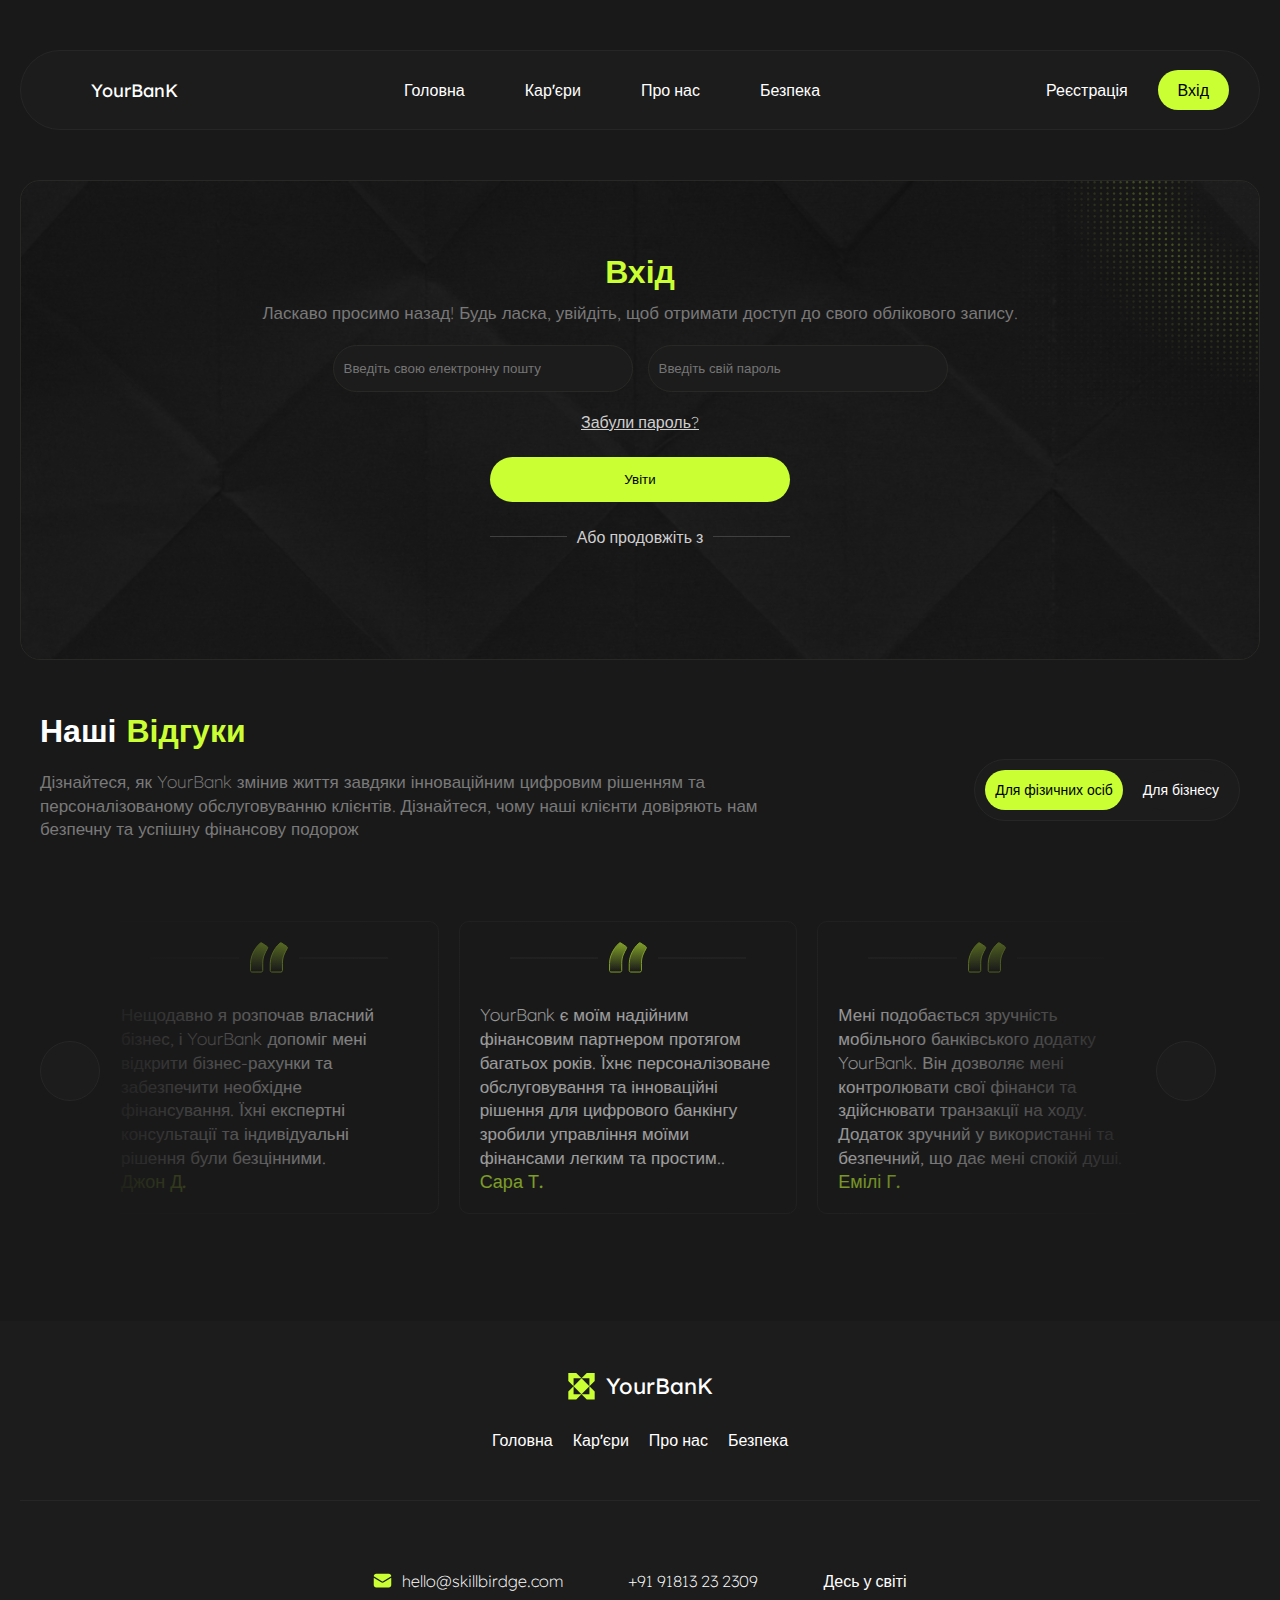
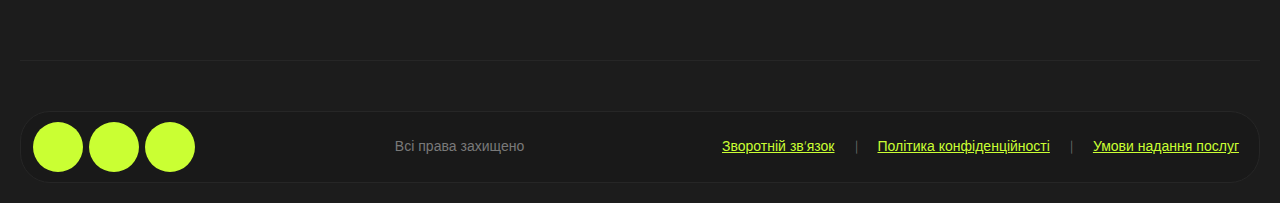
<file: site_maket/login.html>
<!DOCTYPE html><html lang="uk"><head><meta charset="UTF-8"><meta name="viewport" content="width=device-width,initial-scale=1"><meta http-equiv="X-UA-Compatible" content="IE=edge"><title>YourBanK | Вхід</title><link rel="icon" type="image/png" href="assets/images/shape.png"><link rel="stylesheet" href="assets/styles/style.css"></head><body><div class="pand-40"><div class="navi-bar"><div class="left-group"><svg class="icon" width="25" height="25"><use href="assets/sprite/sprite.svg#icon-your"></use></svg><span class="fnt-wei-4">YourBanK</span></div><div class="ref-nav-bar disp-none fnt-wei-4"><a href="index.html">Головна</a><a href="careers.html">Кар'єри</a><a href="about.html">Про нас</a><a href="security.html">Безпека</a></div><div class="right-group disp-none fnt-wei-4"><a href="signUp.html">Реєстрація</a><a class="login dis-link" href="login.html">Вхід</a></div><button class="btn-nav-bar" id="burgerBtn"><svg class="icon" width="25" height="25" id="burgerIcon"><use href="assets/sprite/sprite.svg#btn-menu"></use></svg></button></div><div class="mobile-menu" id="mobileMenu"><div class="mobile-links"><a href="index.html">Головна</a><a href="careers.html">Кар'єри</a><a href="about.html">Про нас</a><a href="security.html">Безпека</a><a href="signUp.html">Реєстрація</a><a class="login" href="login.html">Вхід</a></div></div><div class="overlay" id="overlay"></div><div class="login-sec-1"><picture><img class="log-pic-1" src="assets/images/security/security-sec-1-2.webp" alt="security-sec-1-2"></picture><div class="log-group"><div class="log-group-1"><h1><span class="col-gre">Вхід</span></h1><p>Ласкаво просимо назад! Будь ласка, увійдіть, щоб отримати доступ до свого облікового запису.</p></div><div class="log-group-2"><input type="email" placeholder="Введіть свою електронну пошту"> <input type="password" placeholder="Введіть свій пароль"></div><a href="#">Забули пароль?</a><div class="log-group-3"><button class="log-btn">Увіти</button></div><div class="line-text"><span>Або продовжіть з</span></div><div class="log-group-4"><a href=""><svg class="icon" width="68" height="68"><use href="assets/sprite/sprite.svg#icon-google"></use></svg></a><a href=""><svg class="icon" width="68" height="68"><use href="assets/sprite/sprite.svg#icon-facebook"></use></svg></a><a href=""><svg class="icon" width="68" height="68"><use href="assets/sprite/sprite.svg#icon-apple"></use></svg></a></div></div><picture><img class="log-pic-2" src="assets/images/three-section.webp" alt="three-section"></picture></div><div class="six-section"><div class="header-five-2"><div class="five-part"><h1>Наші <span>Відгуки</span></h1><p>Дізнайтеся, як YourBank змінив життя завдяки інноваційним цифровим рішенням та персоналізованому обслуговуванню клієнтів. Дізнайтеся, чому наші клієнти довіряють нам безпечну та успішну фінансову подорож</p></div><div class="sec-btn"><button class="btn-on">Для фізичних осіб</button><button class="btn-off">Для бізнесу</button></div></div><div class="six-section-part"><div class="six-btn"><button id="btn-left" class="disp-none-left"><svg class="icon" width="20" height="19"><use href="assets/sprite/sprite.svg#icon-arrow-six"></use></svg></button></div><div class="fade-rght-lft"><div class="fade-lft-rght"><div class="info-six"><div class="cell-info-six"><div class="icon-horns"></div><p>Нещодавно я розпочав власний бізнес, і YourBank допоміг мені відкрити бізнес-рахунки та забезпечити необхідне фінансування. Їхні експертні консультації та індивідуальні рішення були безцінними.</p><span class="fnt-wei-4">Джон Д.</span></div><div class="cell-info-six"><div class="icon-horns"></div><p>YourBank є моїм надійним фінансовим партнером протягом багатьох років. Їхнє персоналізоване обслуговування та інноваційні рішення для цифрового банкінгу зробили управління моїми фінансами легким та простим..</p><span class="fnt-wei-4">Сара Т.</span></div><div class="cell-info-six"><div class="icon-horns"></div><p>Мені подобається зручність мобільного банківського додатку YourBank. Він дозволяє мені контролювати свої фінанси та здійснювати транзакції на ходу. Додаток зручний у використанні та безпечний, що дає мені спокій душі.</p><span class="fnt-wei-4">Емілі Г.</span></div></div></div></div><div class="six-btn"><button id="btn-left-2" class="disp-none-right"><svg class="icon" width="20" height="19"><use href="assets/sprite/sprite.svg#icon-arrow-six"></use></svg></button><button id="btn-right"><svg class="icon" width="20" height="19"><use href="assets/sprite/sprite.svg#icon-arrow-six-reverse"></use></svg></button></div></div></div></div><div class="footer"><div class="cell-foot up"><div class="up-group"><div class="icon-nav-bar"></div><span>YourBanK</span></div><div class="list-foot"><a href="index.html"><span>Головна</span></a><a href="careers.html"><span>Кар'єри</span></a><a href="about.html"><span>Про нас</span></a><a href="security.html"><span>Безпека</span></a></div></div><div class="cell-foot-avg"><div class="list-foot-avg"><div class="group-1"><div class="icon-mail"></div><span>hello@skillbirdge.com</span></div><div class="group-2"><svg class="icon" width="25" height="25"><use href="assets/sprite/sprite.svg#icon-phone"></use></svg><span>+91 91813 23 2309</span></div><div class="group-3"><svg class="icon" width="25" height="25"><use href="assets/sprite/sprite.svg#icon-location"></use></svg><span>Десь у світі</span></div></div></div><div class="cell-foot-down"><div class="privacy"><div class="icon-btn"><button><svg class="icon" width="25" height="25"><use href="assets/sprite/sprite.svg#icon-fb"></use></svg></button><button><svg class="icon" width="25" height="25"><use href="assets/sprite/sprite.svg#icon-twitter"></use></svg></button><button><svg class="icon" width="25" height="25"><use href="assets/sprite/sprite.svg#icon-linkedin"></use></svg></button></div><p>Всі права захищено</p><div class="group-modal"><p class="open-user-modal" data-modal="userModal">Зворотній зв'язок</p><p>|</p><p id="openModal" class="open-modal-text">Політика конфіденційності</p><p>|</p><p id="openModal2" class="open-modal-text2">Умови надання послуг</p></div></div></div></div><div id="userModal" class="modal-overlay"><div class="user-modal-window"><span class="modal-close">&times;</span><h2>Зворотній зв'язок</h2><br><form id="userForm"><label>Ваше ім'я:</label><input type="text" id="userName" required><label>Ваш email:</label><input type="email" id="userEmail" required><label>Повідомлення:</label><textarea id="userMessage" required></textarea><button type="submit" class="send-btn">Надіслати</button></form><p id="formResult" class="form-result"></p></div></div><div id="modalOverlay" class="modal-overlay"><div class="modal-window"><span id="closeModal" class="modal-close">&times;</span><h2>Політика конфіденційності</h2><br><p>Ця Політика конфіденційності регулює реалізацію практики збору інформації зі сайту “YourBank”. Зокрема, він визначає типи інформації, яку ми збираємо за час, коли ви використовуєте наш веб-сайт: https://hupalyuk.github.io/hupalyuk_praktyka/site_maket/index.html (далі – “Сайт”), а також методи використання зібраної інформації з нашої частини.</p><br><p>Ми просимо вас ретельно ознайомитись із реальною політикою конфіденційності. Відвідавши та використовуючи Сайт, ви погоджуєтесь з тим, що використання Сайту вас та будь-яких суперечок та розбіжностей щодо конфіденційності, регулюються цією Політикою конфіденційності.</p><br><p>Як ми збираємо інформацію</p><br><p>Ми можемо збирати, зберігати та обробляти особисту та іншу інформацію, надану вами, за допомогою нашого Сайту. Наприклад. YourBank може зв'язатися з особами, які подали заявку на послуги, а також осіб, які зв'язалися з нами, надаючи свою інформацію, щоб отримати відповідь на свої запитання.</p><br><p>YourBank збирає від наших користувачів персональну ідентифікаційну інформацію через сторінки Сайту та час від часу можуть з'явитися інші сторінки, які збирають подібну інформацію. Загалом, ця інформація включає повне ім'я номера телефону, адреси електронної пошти, паролі та інформацію про працевлаштування. щоб зареєструватися або вибрати послуги.</p><br><p>Крім того, ми збираємо та зберігаємо інформацію, яка генерується в автоматичному режимі, коли ви переходите через сайт в Інтернеті. Наприклад, ми можемо зібрати інформацію про підключення вашого комп'ютера до Інтернету, яка, серед іншого, дозволить нам покращити доступ до наших веб-сторінок для вас та вимірювати трафік на сайті. Сайт також може автоматично визначати та зберегти інформацію про тип браузер, який ви використовуєте: Ваша адреса протоколу підключення до Інтернету ("ІР-адреса"); час, дата та тривалість візиту; а також сайт візиту. Ми також використовуємо стандартну функцію програмного забезпечення для браузера під назвою "Cookie" для покращення вашого досвіду від відвідування Сайту. Файли cookie це невеликі файли, які ваш веб-браузер зберігає на жорсткому диску вашого комп'ютера, щоб підтримувати документацію. Показуючи, як і коли користувачі користуються Сайтом, файли cookie допомагають нам визначити, скільки унікальних користувачів відвідують наш Сайт, відстежують їх тенденції та схеми та можуть допомогти у проведенні рекламних кампаній або доставці інших сповіщень. Вони також можуть звільнити вас від необхідності переоцінки ваших уподобань у певних областях сайту, де ви вже ввели свої уподобання щодо інформації раніше. Файли cookie можна зберігати, поки ви не видалите їх вручну або не встановите відмову, щоб зберегти їх у своєму браузері. У разі відмови прийняти файли cookie, у вас можуть виникнути труднощі навігації на веб-сайті, або показники ефективності можуть відрізнятися. Сайт також може використовувати веб-маяки (елементарний графічний файл, також відомий як "прозорий файл GIF") для доступу до файлів файлів cookie та розгляду користувачів, які відвідують сайт або відкривають електронні повідомлення у форматі НTML.</p></div></div><div id="modalOverlay2" class="modal-overlay2"><div class="modal-window2"><span id="closeModal2" class="modal-close2">&times;</span><h2>Надання послуг</h2><br><p>Постачальник надає Сервіс за адресою в Інтернеті, вказаній у специфікації продукту, та його субдоменах або на серверах Користувача відповідно до Угоди та технічних характеристик, викладених у специфікації продукту.</p><br><p>Якщо Угоду укладено згідно зі Статтею 2.3(a), обсяг Послуг визначається в Специфікації продукту, яка додається до Угоди. Специфікація продукту може додатково деталізувати обсяг окремих (під)послуг щодо їх вмісту та способів активації. Специфікація продукту, визначена таким чином, має перевагу над формою Послуги, що пропонується згідно з Прейскурантом.</p><br><p>Послуга надається в трьох формах співпраці: Hosted Weblate, Dedicated Weblate і Self-hosting.</p><br><p>Відповідно до GPLv3, певні аспекти Сервісу можуть надаватися за допомогою третіх сторін, крім Постачальника, або безпосередньо цими сторонами. Користувач визнає, що ці треті сторони надаватимуть свої послуги відповідно до цієї Угоди та ліцензії GPLv3. Користувач визнає, що треті сторони, залучені до надання Сервісу, можуть змінитися протягом надання Сервісу. Ці треті сторони можуть обробляти Персональні дані в рамках своєї діяльності відповідно до Угоди та GPLv3.</p></div></div><script src="scripts/scripts.js"></script></body></html>
</file>
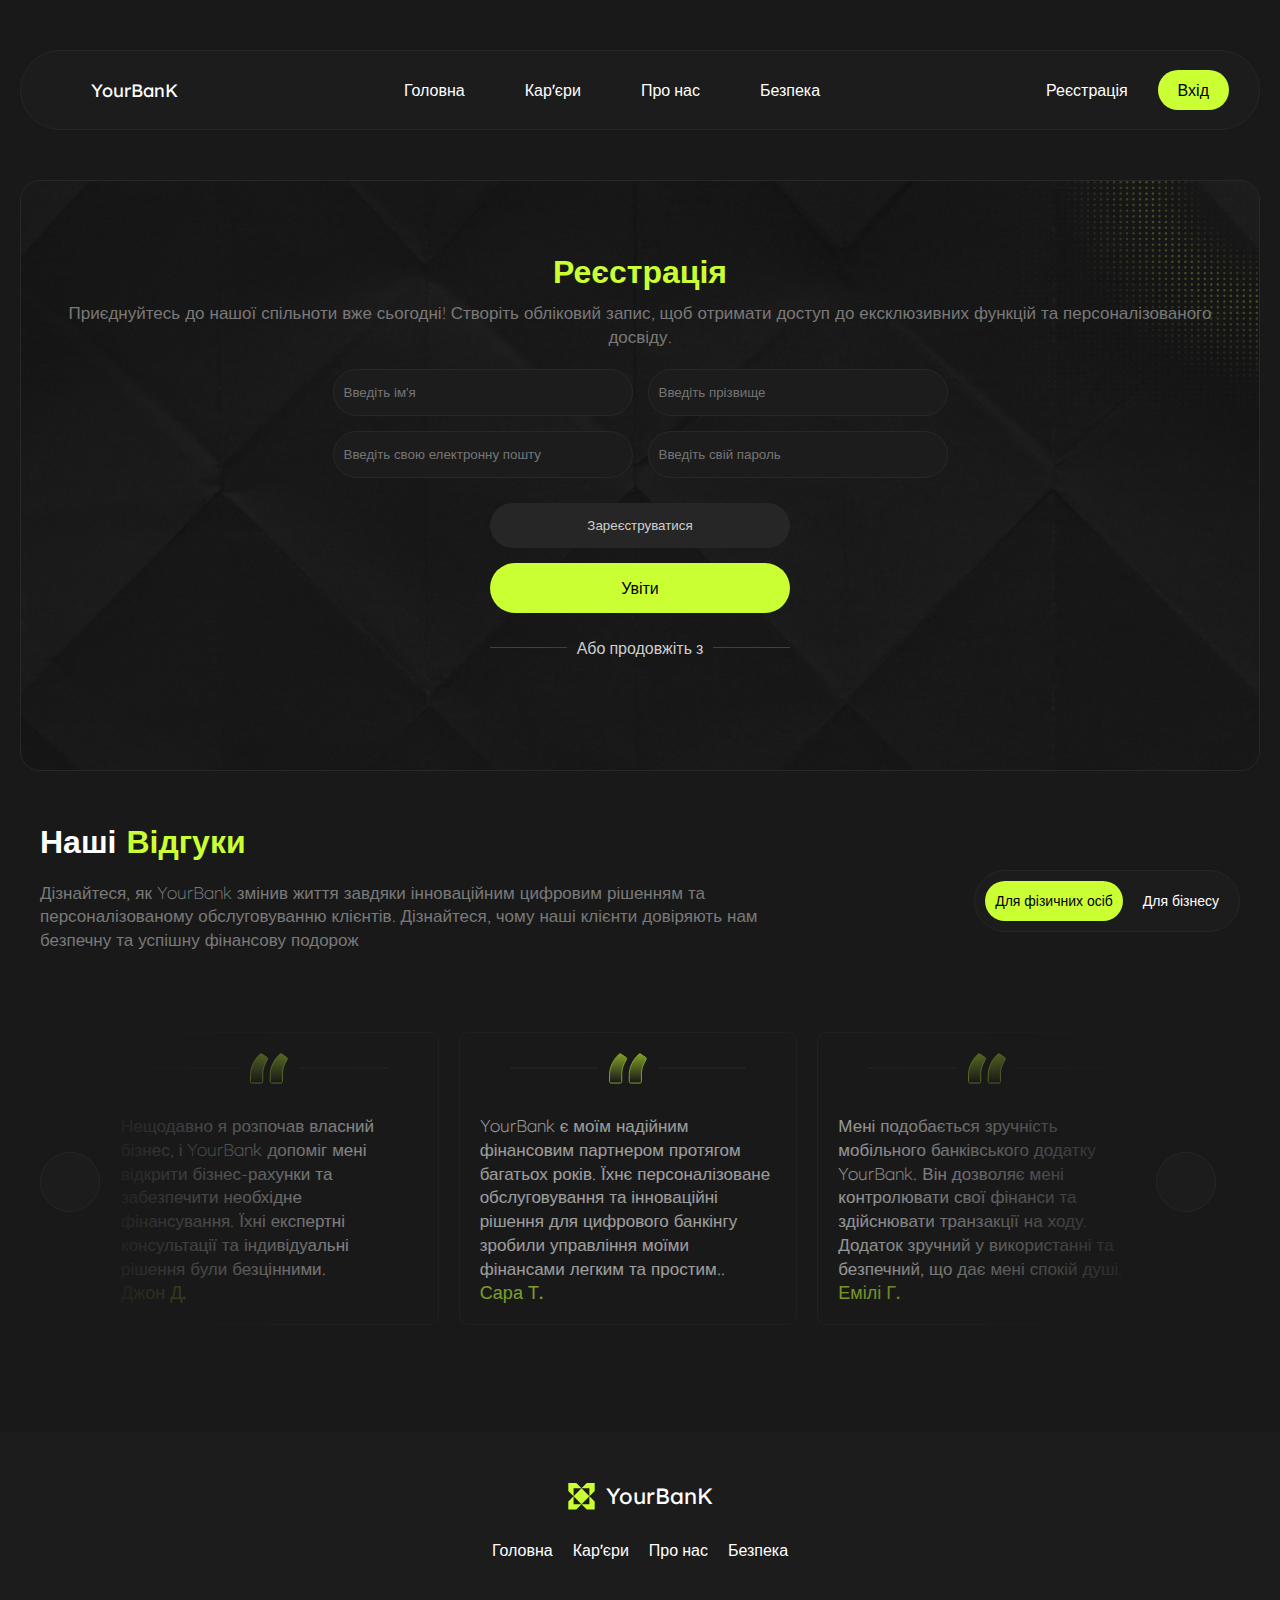
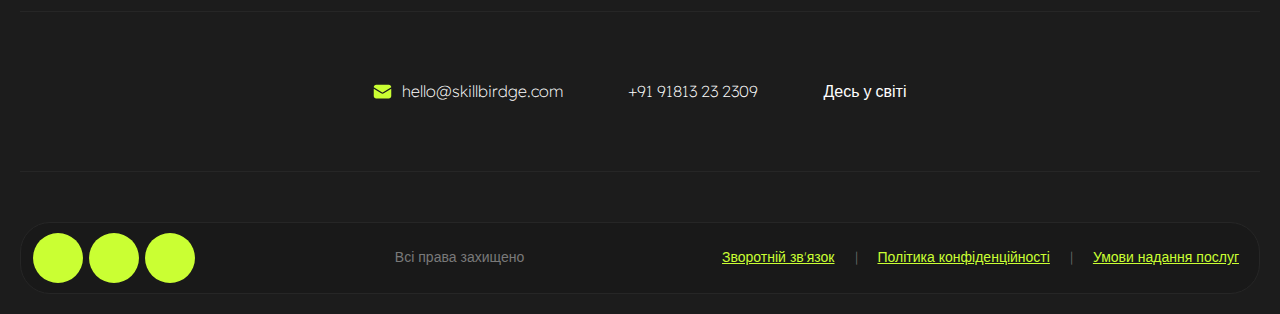
<file: site_maket/signUp.html>
<!DOCTYPE html><html lang="uk"><head><meta charset="UTF-8"><meta name="viewport" content="width=device-width,initial-scale=1"><meta http-equiv="X-UA-Compatible" content="IE=edge"><title>YourBanK | Реєстрація</title><link rel="icon" type="image/png" href="assets/images/shape.png"><link rel="stylesheet" href="assets/styles/style.css"></head><body><div class="pand-40"><div class="navi-bar"><div class="left-group"><svg class="icon" width="25" height="25"><use href="assets/sprite/sprite.svg#icon-your"></use></svg><span class="fnt-wei-4">YourBanK</span></div><div class="ref-nav-bar disp-none fnt-wei-4"><a href="index.html">Головна</a><a href="careers.html">Кар'єри</a><a href="about.html">Про нас</a><a href="security.html">Безпека</a></div><div class="right-group disp-none fnt-wei-4"><a class="dis-link" href="signUp.html">Реєстрація</a><a class="login" href="login.html">Вхід</a></div><button class="btn-nav-bar" id="burgerBtn"><svg class="icon" width="25" height="25" id="burgerIcon"><use href="assets/sprite/sprite.svg#btn-menu"></use></svg></button></div><div class="mobile-menu" id="mobileMenu"><div class="mobile-links"><a href="index.html">Головна</a><a href="careers.html">Кар'єри</a><a href="about.html">Про нас</a><a href="security.html">Безпека</a><a href="signUp.html">Реєстрація</a><a class="login" href="login.html">Вхід</a></div></div><div class="overlay" id="overlay"></div><div class="login-sec-1"><picture><img class="log-pic-1" src="assets/images/security/security-sec-1-2.webp" alt=""></picture><div class="log-group"><div class="log-group-1"><h1><span class="col-gre">Реєстрація</span></h1><p>Приєднуйтесь до нашої спільноти вже сьогодні! Створіть обліковий запис, щоб отримати доступ до ексклюзивних функцій та персоналізованого досвіду.</p></div><div class="log-group-2"><input type="text" placeholder="Введіть ім'я"> <input type="text" placeholder="Введіть прізвище"> <input type="email" placeholder="Введіть свою електронну пошту"> <input type="password" placeholder="Введіть свій пароль"></div><div class="log-group-3"><button class="sign-btn">Зареєструватися</button><a href="login.html" class="log-btn">Увіти</a></div><div class="line-text"><span>Або продовжіть з</span></div><div class="log-group-4"><a href=""><svg class="icon" width="68" height="68"><use href="assets/sprite/sprite.svg#icon-google"></use></svg></a><a href=""><svg class="icon" width="68" height="68"><use href="assets/sprite/sprite.svg#icon-facebook"></use></svg></a><a href=""><svg class="icon" width="68" height="68"><use href="assets/sprite/sprite.svg#icon-apple"></use></svg></a></div></div><picture><img class="log-pic-2" src="assets/images/three-section.webp" alt=""></picture></div><div class="six-section"><div class="header-five-2"><div class="five-part"><h1>Наші <span>Відгуки</span></h1><p>Дізнайтеся, як YourBank змінив життя завдяки інноваційним цифровим рішенням та персоналізованому обслуговуванню клієнтів. Дізнайтеся, чому наші клієнти довіряють нам безпечну та успішну фінансову подорож</p></div><div class="sec-btn"><button class="btn-on">Для фізичних осіб</button><button class="btn-off">Для бізнесу</button></div></div><div class="six-section-part"><div class="six-btn"><button id="btn-left" class="disp-none-left"><svg class="icon" width="20" height="19"><use href="assets/sprite/sprite.svg#icon-arrow-six"></use></svg></button></div><div class="fade-rght-lft"><div class="fade-lft-rght"><div class="info-six"><div class="cell-info-six"><div class="icon-horns"></div><p>Нещодавно я розпочав власний бізнес, і YourBank допоміг мені відкрити бізнес-рахунки та забезпечити необхідне фінансування. Їхні експертні консультації та індивідуальні рішення були безцінними.</p><span class="fnt-wei-4">Джон Д.</span></div><div class="cell-info-six"><div class="icon-horns"></div><p>YourBank є моїм надійним фінансовим партнером протягом багатьох років. Їхнє персоналізоване обслуговування та інноваційні рішення для цифрового банкінгу зробили управління моїми фінансами легким та простим..</p><span class="fnt-wei-4">Сара Т.</span></div><div class="cell-info-six"><div class="icon-horns"></div><p>Мені подобається зручність мобільного банківського додатку YourBank. Він дозволяє мені контролювати свої фінанси та здійснювати транзакції на ходу. Додаток зручний у використанні та безпечний, що дає мені спокій душі.</p><span class="fnt-wei-4">Емілі Г.</span></div></div></div></div><div class="six-btn"><button id="btn-left-2" class="disp-none-right"><svg class="icon" width="20" height="19"><use href="assets/sprite/sprite.svg#icon-arrow-six"></use></svg></button><button id="btn-right"><svg class="icon" width="20" height="19"><use href="assets/sprite/sprite.svg#icon-arrow-six-reverse"></use></svg></button></div></div></div></div><div class="footer"><div class="cell-foot up"><div class="up-group"><div class="icon-nav-bar"></div><span>YourBanK</span></div><div class="list-foot"><a href="index.html"><span>Головна</span></a><a href="careers.html"><span>Кар'єри</span></a><a href="about.html"><span>Про нас</span></a><a href="security.html"><span>Безпека</span></a></div></div><div class="cell-foot-avg"><div class="list-foot-avg"><div class="group-1"><div class="icon-mail"></div><span>hello@skillbirdge.com</span></div><div class="group-2"><svg class="icon" width="25" height="25"><use href="assets/sprite/sprite.svg#icon-phone"></use></svg><span>+91 91813 23 2309</span></div><div class="group-3"><svg class="icon" width="25" height="25"><use href="assets/sprite/sprite.svg#icon-location"></use></svg><span>Десь у світі</span></div></div></div><div class="cell-foot-down"><div class="privacy"><div class="icon-btn"><button><svg class="icon" width="25" height="25"><use href="assets/sprite/sprite.svg#icon-fb"></use></svg></button><button><svg class="icon" width="25" height="25"><use href="assets/sprite/sprite.svg#icon-twitter"></use></svg></button><button><svg class="icon" width="25" height="25"><use href="assets/sprite/sprite.svg#icon-linkedin"></use></svg></button></div><p>Всі права захищено</p><div class="group-modal"><p class="open-user-modal" data-modal="userModal">Зворотній зв'язок</p><p>|</p><p id="openModal" class="open-modal-text">Політика конфіденційності</p><p>|</p><p id="openModal2" class="open-modal-text2">Умови надання послуг</p></div></div></div></div><div id="userModal" class="modal-overlay"><div class="user-modal-window"><span class="modal-close">&times;</span><h2>Зворотній зв'язок</h2><br><form id="userForm"><label>Ваше ім'я:</label><input type="text" id="userName" required><label>Ваш email:</label><input type="email" id="userEmail" required><label>Повідомлення:</label><textarea id="userMessage" required></textarea><button type="submit" class="send-btn">Надіслати</button></form><p id="formResult" class="form-result"></p></div></div><div id="modalOverlay" class="modal-overlay"><div class="modal-window"><span id="closeModal" class="modal-close">&times;</span><h2>Політика конфіденційності</h2><br><p>Ця Політика конфіденційності регулює реалізацію практики збору інформації зі сайту “YourBank”. Зокрема, він визначає типи інформації, яку ми збираємо за час, коли ви використовуєте наш веб-сайт: https://hupalyuk.github.io/hupalyuk_praktyka/site_maket/index.html (далі – “Сайт”), а також методи використання зібраної інформації з нашої частини.</p><br><p>Ми просимо вас ретельно ознайомитись із реальною політикою конфіденційності. Відвідавши та використовуючи Сайт, ви погоджуєтесь з тим, що використання Сайту вас та будь-яких суперечок та розбіжностей щодо конфіденційності, регулюються цією Політикою конфіденційності.</p><br><p>Як ми збираємо інформацію</p><br><p>Ми можемо збирати, зберігати та обробляти особисту та іншу інформацію, надану вами, за допомогою нашого Сайту. Наприклад. YourBank може зв'язатися з особами, які подали заявку на послуги, а також осіб, які зв'язалися з нами, надаючи свою інформацію, щоб отримати відповідь на свої запитання.</p><br><p>YourBank збирає від наших користувачів персональну ідентифікаційну інформацію через сторінки Сайту та час від часу можуть з'явитися інші сторінки, які збирають подібну інформацію. Загалом, ця інформація включає повне ім'я номера телефону, адреси електронної пошти, паролі та інформацію про працевлаштування. щоб зареєструватися або вибрати послуги.</p><br><p>Крім того, ми збираємо та зберігаємо інформацію, яка генерується в автоматичному режимі, коли ви переходите через сайт в Інтернеті. Наприклад, ми можемо зібрати інформацію про підключення вашого комп'ютера до Інтернету, яка, серед іншого, дозволить нам покращити доступ до наших веб-сторінок для вас та вимірювати трафік на сайті. Сайт також може автоматично визначати та зберегти інформацію про тип браузер, який ви використовуєте: Ваша адреса протоколу підключення до Інтернету ("ІР-адреса"); час, дата та тривалість візиту; а також сайт візиту. Ми також використовуємо стандартну функцію програмного забезпечення для браузера під назвою "Cookie" для покращення вашого досвіду від відвідування Сайту. Файли cookie це невеликі файли, які ваш веб-браузер зберігає на жорсткому диску вашого комп'ютера, щоб підтримувати документацію. Показуючи, як і коли користувачі користуються Сайтом, файли cookie допомагають нам визначити, скільки унікальних користувачів відвідують наш Сайт, відстежують їх тенденції та схеми та можуть допомогти у проведенні рекламних кампаній або доставці інших сповіщень. Вони також можуть звільнити вас від необхідності переоцінки ваших уподобань у певних областях сайту, де ви вже ввели свої уподобання щодо інформації раніше. Файли cookie можна зберігати, поки ви не видалите їх вручну або не встановите відмову, щоб зберегти їх у своєму браузері. У разі відмови прийняти файли cookie, у вас можуть виникнути труднощі навігації на веб-сайті, або показники ефективності можуть відрізнятися. Сайт також може використовувати веб-маяки (елементарний графічний файл, також відомий як "прозорий файл GIF") для доступу до файлів файлів cookie та розгляду користувачів, які відвідують сайт або відкривають електронні повідомлення у форматі НTML.</p></div></div><div id="modalOverlay2" class="modal-overlay2"><div class="modal-window2"><span id="closeModal2" class="modal-close2">&times;</span><h2>Надання послуг</h2><br><p>Постачальник надає Сервіс за адресою в Інтернеті, вказаній у специфікації продукту, та його субдоменах або на серверах Користувача відповідно до Угоди та технічних характеристик, викладених у специфікації продукту.</p><br><p>Якщо Угоду укладено згідно зі Статтею 2.3(a), обсяг Послуг визначається в Специфікації продукту, яка додається до Угоди. Специфікація продукту може додатково деталізувати обсяг окремих (під)послуг щодо їх вмісту та способів активації. Специфікація продукту, визначена таким чином, має перевагу над формою Послуги, що пропонується згідно з Прейскурантом.</p><br><p>Послуга надається в трьох формах співпраці: Hosted Weblate, Dedicated Weblate і Self-hosting.</p><br><p>Відповідно до GPLv3, певні аспекти Сервісу можуть надаватися за допомогою третіх сторін, крім Постачальника, або безпосередньо цими сторонами. Користувач визнає, що ці треті сторони надаватимуть свої послуги відповідно до цієї Угоди та ліцензії GPLv3. Користувач визнає, що треті сторони, залучені до надання Сервісу, можуть змінитися протягом надання Сервісу. Ці треті сторони можуть обробляти Персональні дані в рамках своєї діяльності відповідно до Угоди та GPLv3.</p></div></div><script src="scripts/scripts.js"></script></body></html>
</file>
<file: site_maket/assets/styles/style.css>
@import url('https://fonts.googleapis.com/css2?family=Lexend:wght@100..900&display=swap');

* {
    box-sizing: border-box;
    margin: 0;
    padding: 0;
}

.dis-link {
    pointer-events: none;
}

.pand-40 {
    padding: 0 20px;
}

.col-gre {
    color: #caff33;
}

h1.col-gray {
    color: #4c4c4d;
    line-height: 1;
}

.disp-none {
    display: none;
}

.fnt-wei-4 {
    font-weight: 400;
}

.fnt-sz-18 {
    font-size: 18px;
}

button {
    cursor: pointer;
}

.jus-cont-spa-beet {
    justify-content: space-between;
}

p {
    font-size: 17px;
    color: #797979;
    line-height: 1.4;
}

body {
    font-family: "Lexend", sans-serif;
    color: white;
    font-weight: 200;
    height: auto;
    background-color: #191919;
}

.scroll-top-btn {
    position: fixed;
    right: 25px;
    bottom: 25px;
    width: 50px;
    height: 50px;
    border: none;
    background: #caff33;
    color: black;
    font-size: 26px;
    border-radius: 50%;
    cursor: pointer;
    display: none;
    align-items: center;
    justify-content: center;
    z-index: 9999;
    transition: opacity 0.3s ease;
}

.scroll-top-btn.show {
    display: flex;
    opacity: 1;
}

.scroll-top-btn.hide {
    opacity: 0;
}

.left-group {
    display: flex;
    align-items: center;
    gap: 5px;
    margin-left: 10px;
}

.left-group span {
    font-size: 18px;
}

.hero-seaction {
    margin: 80px auto 60px;
}

.hero-btn, .sev-btn {
    margin: 20px auto;
    padding: 15px;
    width: fit-content;
    border-radius: 50px;
    background-color: #caff33;
}

.hero-btn a, .sev-btn a {
    color: #0e0d0d;
    text-decoration: none;
}

.message {
    height: auto;
    width: fit-content;
    margin: 0 auto 20px;
    padding: 20px;
    font-size: 14px;
    display: flex;
    align-items: center;
    gap: 10px;
    line-height: 1.5;
    border-radius: 100px;
    background-color: #262626;
}

.message span {
    font-weight: 200;
}
/* ------------------------------------- */
.grid {
    width: auto;
    display: grid;
    /* gap: 100px; */
    margin: 0 auto;
}

.cell img.trans {
    width: 100%;
}

.cell {
    text-align: center;
    margin: 0 auto;
    margin-left: 5px;  
}

.cell h1 {
    text-align: center;
    line-height: 1.5;
    font-weight: 400;
}

.cell p {
    line-height: 1.5;
}

.cell button {
    width: 150px;
    height: 50px;
    align-items: center;
    border: none;
    border-radius: 100px;
    font-family: "Lexend", sans-serif;
    font-size: 16px;
    background-color: #c6ff00;
    margin: 30px auto 20px;
    display: block;
}

.swiper-wrapper img {
    width: 100%;
    filter: grayscale(100%);
}

.swiper-button-next, .swiper-button-prev {
    padding: 30px 20px;
    color: #caff33;
    border-radius: 14px;
    background-color: #1c1c1c;
}



/* ------------------------------------------------ */

/* second-section */

.second-section {
    margin-top: 140px;
    margin-bottom: 20px;
    text-align: center;
}

.header-sec {
    display: flex;
    align-items: center;
    flex-wrap: wrap;
    justify-content: center;
}

.text h1 {
    margin-bottom: 10px;
}

.text span {
    color: #caff33;
}

.text p {
    color: #b3b3b3;
    margin-bottom: 20px;
}

.sec-btn {
    display: flex;
    gap: 20px;
    padding: 10px 20px 10px 10px;
    background-color: #1c1c1c;
    border: 1px solid #262626;
    border-radius: 100px;
}

.sec-btn button {
    width: fit-content;
    height: 40px;
    font-size: 14px;
    font-weight: 500;
    background-color: #1c1c1c;
    border: none;
    border-radius: 100px;
}

.sec-btn .btn-on {
    background-color: #caff33;
    padding: 0 10px;
}

.sec-btn .btn-off {
    color: white;
}

.grid-sec {
    display: grid;
    margin: 50px 0 0;
}
.grid-sec hr {
    opacity: 0.1;
    margin-bottom: 30px;
}

.cell-sec {
    display: grid;
    justify-items: center;
}

.cell-sec .icon-bag {
    width: 100px;
    height: 100px;
    margin-bottom: 30px;
}

.cell-sec .download {
    width: 90px;
    height: 90px;
    margin-bottom: 30px;
}

.cell-sec .icon-money {
    width: 100px;
    height: 100px;
    margin-bottom: 30px;
}

.cell-sec span {
    font-size: 24px;
    margin-bottom:  15px;
}

.second-section p {
    font-size: 20px;
}

.cell-sec p {
    color: #b3b3b3;
    margin-bottom: 40px;
}

.grid-sec .border-down {
    margin-bottom: 30px;
    border-bottom: 1px solid #353535;
}

.grid-sec .border-down:nth-child(3) {
    border: none;
}

/* --------------------------------- three-section ------------------------ */

.header-three {
    padding: 30px;
    text-align: center;
}

.header-three span {
    color: #caff33;
}

.header-three p {
    margin: 20px 0;
    color: #b3b3b3;
    font-size: 20px;
}

.grid-three {
    display: grid;
}

.mini-tabl-three {
    width: auto;
    height: auto;
    max-width: 450px;
    display: grid;
    grid-template-columns: 1fr 1fr;
    margin: 0 auto 30px;
    padding: 20px;
    position: relative;
    border: 1px solid none;
    border-radius: 20px;
    background-color: #1c1c1c;
}

.mini-tabl-three span {
    font-size: 13px;
}

.mini-tabl-three img {
    width: 200px;
    height: 200px;
    position: absolute;
    top: 0;
    z-index: 1;
}

.mini-tabl-three .rev-img {
    position: absolute;
    top: 0;
    right: 0;
    transform: rotate(-270deg);
}

.mini-tabl-three .icon-money {
    width: 80px;
    height: 80px;
}

.cell-three {
    height: 140px;
    margin: 10px;
    padding: 10px 0;
    font-size: 14px;
    display: flex;
    flex-wrap: wrap;
    align-content: space-around;
    justify-content: space-around;
    text-align: center;
    border: 1px solid #262626;
    border-radius: 20px;
    background-color: #191919;
    font-weight: 300;
    z-index: 2;
}

.text-three {
    display: flex;
    flex-direction: column;
    gap: 20px;
    padding: 10px;
    text-align: center;
}

.text-three span {
    font-size: 22px;
    font-weight: 400;
}

.digit-three {
    display: grid;
    grid-template-columns: 1fr;
    text-align: center;
    padding: 0 50px;
}

.digit-three span {
    font-size: 40px;
    font-weight: 400;
    color: #caff33;
}

.cell-digit-three {
    padding: 40px;
    border: 2px transparent;
    border-bottom-style: dashed;
    border-image: repeating-linear-gradient(
    to right,
    #262626 0 20px,  /* довжина штриха */
    transparent 10px 38px /* відстань між ними */
  ) 1;
}

.cell-digit-three:nth-child(3) {
    border: none;
}

.cell-digit-three span {
    line-height: 2;
    margin-bottom: 150px;
}

.text-digit .three-btn {
    margin: 0 auto 50px;
    display: flex;
    justify-content: center;
}

.text-digit button {
    width: 200px;
    height: 60px;
    font-size: 20px;
    background-color: #1c1c1c;
    border: 1px solid #262626;
    border-radius: 100px;
    color: white;
}

/* --------------------------------------------------------- */

.header-four {
    margin: 0 auto 40px;
    text-align: center;
}

.header-four span {
    color: #caff33;
}

.header-four h1 {
    margin: 50px 0 20px;
}

.list-menu-four {
    height: 100px;
    margin: 0 10px 0px;
    padding: 10px 30px;
    gap: 30px;
    display: flex;
    align-items: center;
    border: 1px solid #1c1c1c;
    background-color: #1c1c1c;
    border-radius: 10px;
    overflow-x: auto;
    overflow-y: hidden;
    white-space: nowrap;
}

.list-menu-four button {
    width: auto;
    height: 50px;
    font-size: 16px;
    display: flex;
    align-items: center;
    padding: 0 20px;
    border: 1px solid #262626;
    color: white;
    background-color: #1c1c1c;
    border-radius: 100px;
}

.list-menu-four .unique {
    color: #caff33;
    background-color: #191919;
}

.grid-four {
    padding: 10px;
    display: grid;
    grid-template-columns: 1fr;
}

.cell-four {
    height: auto;
    margin: 10px 0;
    padding: 30px;
    border: 1px solid #262626;
    border-radius: 10px;
    background-color: #1c1c1c;
}

.cell-four span {
    font-size: 22px;
    margin-bottom: 15px;
}

.cell-four p {
    width: 94%;
}

.cell-four .jus-cont-spa-beet {
    display: flex;
}
/* -------------------------------555555------------------------------------ */

.header-five {
    margin: 40px auto;
    text-align: center;
}

.header-five span {
    color: #caff33;
}

.header-five-2 {
    text-align: center;
    margin: 50px auto;
    display: flex;
    align-items: center;
    flex-wrap: wrap;
    justify-content: center;
}

.header-five-2 h1 {
    margin-bottom: 20px;
}

.header-five-2 span {
    color: #caff33;
}

.header-five-2 p {
    margin-bottom: 30px;
}

.grid-five {
    display: grid;
    grid-template-columns: 1fr;
    gap: 20px;
}

.cell-five {
    width: auto;
    height: 100%;
    margin: 10px;
    padding: 40px;
    display: flex;
    gap: 20px;
    flex-wrap: wrap;
    align-content: flex-start;
    justify-content: flex-start;
    border: 1px solid #262626;
    border-radius: 10px;
}

.cell-five span {
    border-bottom: 1px solid #262626;
    padding-bottom: 20px;
}

.cell-five p {
    line-height: 1.6;
}

.fnt-sz-22 {
    font-size: 22px;
}

.fade {
    position: relative;
    background: #191919; /* фон */
    overflow: hidden;
}

.fade::after {
    content: "";
    position: absolute;
    inset: 0; /* покриває весь блок */
    background: linear-gradient(
    to top,
    rgba(25,25,25,1) 0%,     /* низ непрозорий */
    rgba(25,25,25,0.6) 30%,
    rgba(25, 25, 25, 0) 100%    /* верх прозорий */
  );
    
}

.five-btn {
    margin: 0 auto;
    display: flex;
    justify-content: space-around;
}

.five-btn button {
    width: auto;
    height: 40px;
    padding: 30px;
    gap: 10px;
    display: flex;
    justify-content: space-between;
    align-items: center;
    font-size: 18px;
    color: white;
    border: 1px solid #262626;
    border-radius: 100px;
    background-color: #1c1c1c;
}

/* -----------------------666666----------------------------- */

.six-section {
    padding:0 20px;
}

.info-six {
    width: 100%;
    height: 300px;
    margin: 0 auto;
}

.info-six .cell-info-six {
    width: 100%;
    height: auto;
    margin-bottom: 10px;
    padding: 20px;
    display: none;
    align-items: center;
    justify-content: center;
    flex-wrap: wrap;
    border: 1px solid #262626;
    border-radius: 10px;
    
}

.cell-info-six:first-child {
    display: block;
}

.cell-info-six p {
    color: white;
}

.cell-info-six span {
    color: #caff33;
    margin-top: 40px;
    font-size: 18px;
}

.hidden {
    display: none;
}

.cell-info-six .icon-horns {
    width: 100%;
    position: relative;
    display: flex;
    align-items: center;
    justify-content: center;
    margin-bottom: 30px;
}

.icon-horns::before, .icon-horns::after {
    content: "";
    flex: 1; /* займає всю доступну ширину */
    height: 2px;
    background-color: #262626;
    margin: 0 30px; /* відступи між лінією і лапками */
}

.fade-lft-rght {
    position: relative;
    overflow: hidden;
}

.fade-lft-rght::after {
    content: "";
    position: absolute;
    inset: 0;
    background: linear-gradient(
    to left,
    rgba(25,25,25,1) 0%,  
    rgba(25,25,25,0.4) 30%,
    rgba(25, 25,25,0) 80%    
  );
}

.fade-rght-lft {
    position: relative;
    overflow: hidden;
}

.fade-rght-lft::after {
    content: "";
    position: absolute;
    inset: 0; 
    background: linear-gradient(
    to right,
    rgba(25,25,25,1) 0%,     
    rgba(25,25,25,0.4) 30%,
    rgba(25,25,25,0) 80%   
  );
}

.disp-none-left {
    display: none;
}

.revers {
    transform: rotate(180deg);
}

.six-btn {
    gap: 20px;
    display: flex;
    flex-wrap: wrap;
    justify-content: center;
}

.six-btn button {
    border: 1px solid #262626;
    border-radius: 100px;
    background-color: #1c1c1c;
    height: 60px;
    width: 60px;
}

/* ------------------------77777777------------------------- */

.seven-section {
    margin: 10px;
    margin-top: 100px;
    border: 1px solid #262626;
    border-radius: 20px;
}

.seven-section {
    position: relative;
}

.seven-section img {
    width: 150px;
    height: 150px;
    position: absolute;
    top: 0;
    z-index: -1;
}

.block-sev {
    height: auto;
    padding: 20px;
}

.header-sev {
    text-align: center;
    margin-bottom: 20px;   
}

.header-sev h1 {
    font-weight: 400;
    font-size: 22px;
    margin-bottom: 20px;
}

.header-sev span {
    color: #caff33;
}

.sev-btn {
    display: flex;
    justify-content: center;
}

.sev-btn a {
    text-decoration: none;
}

.sev-btn button {
    width: auto;
    height: 30px;
    padding: 22px;
    font-size: 14px;
    display: flex;
    align-items: center;
    border: 1px solid #262626;
    border-radius: 100px;
    background-color: #c6ff00;
}

.footer {
    height: auto;
    margin-top: 100px;
    padding: 0 20px;
    padding-bottom: 20px;
    background-color: #1c1c1c;
}

.cell-foot {
    height: 180px;
    gap: 30px;
    font-weight: 400;
    border-bottom: 1px solid #262626;
    display: grid;
    justify-items: center;
    justify-content: center;
    align-items: center;
    align-content: center;
}

.up-group {
    font-size: 22px;
    display: flex;
    align-items: center;
}

.list-foot {
    display: flex;
    gap: 20px;
}

.list-foot a {
    text-decoration: none;
    color: white;
}

.cell-foot-avg {
    height: 160px;
    border-bottom: 1px solid #262626;
    display: flex;
    justify-content: center;
}

.list-foot-avg {
    gap: 30px;
    display: flex;
    flex-wrap: wrap;
    align-items: center;
    justify-content: center;
    align-content: center;
}

.group-1, 
.group-2, 
.group-3 {
    display: flex;
    align-items: center;
    gap: 10px;
}

.cell-foot-down {
    margin-top: 50px;
    height: auto;
    position: relative;
}

.privacy {
    height: 150px;
    padding-top: 20px;
    display: grid;
    border: 1px solid #262626;
    border-radius: 30px;
    justify-items: center;
    align-items: center;
    align-content: space-evenly;
    background-color: #191919;
}

.privacy p {
    font-size: 14px;
}

.icon-btn {
    top: -25px;
    position: absolute;
}
/* MODAL-GROUP */
.group-modal {
    display: flex;
    gap: 20px;
}

.open-modal-text, .open-modal-text2, .open-user-modal {
    cursor: pointer;
    color: #caff33;
    text-decoration: underline;
}

.modal-overlay, .modal-overlay2 {
    position: fixed;
    inset: 0;
    background: #00000099;
    display: none;
    justify-content: center;
    align-items: center;
    z-index: 9999;
}

.user-modal-window {
    background: #1c1c1c;
    color: white;
    width: 400px;
    padding: 25px;
    border-radius: 15px;
    border: 1px solid #333;
    position: relative;
    animation: fadeIn 0.25s ease;
}

.modal-window, .modal-window2 {
    background: #1c1c1c;
    padding: 25px;
    width: 80%;
    border-radius: 15px;
    border: 1px solid #262626;
    color: white;
    position: relative;
}

.modal-close, .modal-close2 {
    position: absolute;
    right: 15px;
    top: 10px;
    cursor: pointer;
    font-size: 28px;
    color: #999;
}

.user-modal-window input,
.user-modal-window textarea {
    width: 100%;
    padding: 10px;
    margin: 8px 0 15px;
    border-radius: 8px;
    border: 1px solid #444;
    background: #252525;
    color: white;
}

.send-btn {
    width: 100%;
    padding: 12px;
    background: #caff33;
    color: black;
    border: none;
    border-radius: 10px;
    cursor: pointer;
}

.form-result {
    margin-top: 15px;
    color: #caff33;
    font-size: 16px;
    text-align: center;
}

@keyframes fadeIn {
    from { transform: scale(0.9); opacity: 0; }
    to   { transform: scale(1); opacity: 1; }
}

.modal-close:hover, .modal-close2:hover {
    color: white;
}


.icon-btn button {
    height: 50px;
    width: 50px;
    margin: 0 2px;
    border: none;
    border-radius: 100px;
    background-color: #caff33;
}

/* -------------------------------------------------------------------------- */
/* ----------------------------- CAREEERS PAGE ------------------------------ */

.navi-bar {
    height: 80px;
    display: flex;
    justify-content: space-between;
    align-items: center;
    margin: 50px 0 0;
    padding: 0 10px;
    border-radius: 50px;
    border: 1px solid #262626;
    background-color: #1c1c1c;

}

/* burger-menu */
.mobile-menu.active {
    right: 0;
}

.mobile-menu {
    position: fixed;
    top: 80px;
    right: -300px; 
    width: 250px;
    height: calc(100vh - 80px);
    background: #1c1c1c;
    border-left: 1px solid #262626;
    padding: 20px;
    transition: right 0.35s ease;
    z-index: 999;
    display: flex;
}

.mobile-links a {
    display: block;
    padding: 15px 0;
    color: white;
    text-decoration: none;
    font-size: 18px;
    border-bottom: 1px solid #333;
}

.mobile-links a:last-child {
    border-bottom: none;
}

.btn-nav-bar {
    background: none;
    border: none;
    cursor: pointer;
}

.overlay {
    position: fixed;
    inset: 0;
    background: rgba(0,0,0,0.4);
    display: none;
    z-index: 998;
}

.overlay.active {
    display: block;
}
/* ------------ */

.care-sec-1 {
    position: relative;
    width: auto;
    height: auto;
    margin: 30px 0;
    padding: 20px 10px 0;
    border-radius: 20px ;
    background-color: #1c1c1c;

}

.info-block {
    width: auto;
    display: flex;
    flex-wrap: wrap;
    justify-content: center;
    text-align: center;
    margin: 0 10px;
    padding: 30px 20px;
    gap: 20px;
    top: -40px;
    position: relative;
    line-height: 1.5;
    border-radius: 20px;
    background-color: #191919;
    z-index: 3 ;
}

.info-block .col-gre {
    color: #caff33;
}

.care-sec-1 picture img {
    width: auto; 
    margin: 0 auto; 
}

picture.zindx1 img {
    width: 250px;
    position: absolute;
    right: 8px;
    top: -6px;
    z-index: 1;
    transform: rotate(90deg);
    
}

picture.zindx2 img {
    width: 100%;
    margin: 0 auto 0;
    padding: 0 10px;
    float: right;
    position: relative;
    z-index: 2;
}

/* care-sec-2 */
.info-block-2 {
    width: auto;
    display: flex;
    flex-wrap: wrap;
    justify-content: center;
    text-align: center;
    padding: 30px 0;
    gap: 20px;
    position: relative;
    line-height: 1.5;
    border-radius: 20px;
    background-color: #191919;
}

.cell-care-sec-2 {
    display: flex;
    flex-wrap: wrap;
    gap: 20px;
    margin: 30px 0;
    padding: 20px;
    line-height: 1.5;
    border-left: 1px solid #caff33;
}

/* care-sec-3 */
.grid-care-sec-3 {
    display: flex;
    flex-direction: column;
}

.cell-care-sec-3 {
    border: 1px solid #4c4c4d;
    border-radius: 40px 40px 20px 20px;
    background-color: #1c1c1c;
    padding: 20px;
    margin-bottom: 20px;
}

.up-group {
    gap: 10px;
}

/* care-sec-4 */
.cell-care-sec-4 {
    height: 100%;
    margin-bottom: 20px;
    padding: 20px;
    display: flex;
    flex-direction: column;
    justify-content: space-between;
    border: 1px solid #353535;
    border-radius: 20px;
    background-color: #1c1c1c;
}

.info-p {
    width: max-content;
    padding: 5px 7px;
    border: 1px solid #353535;
    border-radius: 50px;
    background-color: #191919;
}

.cell-care-sec-4 p {
    line-height: 1.4;
    margin: 10px 0;
}

.cell-care-sec-4 .group {
    padding-right: 10px;
    display: grid;
    grid-template-columns: 3% 97%;
    align-items: center;
    gap: 20px;

}

.marg-20 {
    margin-top: 20px;
}

.cell-care-sec-4 button {
    width: 160px;
    padding: 10px 12px;
    color: black;
    font-weight: 500;
    border:1px solid #caff33;
    border-radius: 50px;
    background-color: #caff33;
}

/* ---------------------------------------------- */
/*------------------ ABOUT ---------------------- */

picture.about-pict img {
    width: 100%;
    margin: 0 auto 0;
    padding: 0 10px;
    float: right;
    position: relative;
    z-index: 2;
}

/* about-sec-1 */
.cell-about-sec-1 {
    width: auto;
}

.block-picture {
    max-width: 500px;
    margin: 0 auto;
    position: relative;
    border: 1px solid #262626;
    border-radius: 50px 50px 0 0;
    overflow: hidden;
}

.block-picture img {
    width: 100%;
    padding: 20px 20px 0;
    position: relative;
    top: 4px;
}

.block-picture img.z1 {
    z-index: 1;
    position: absolute;
    padding: 0;
    transform: scale(1.2);

}

.block-picture img.z2 {
    z-index: 2;
}

.block-text {
    padding: 40px 0;
    display: flex;
    flex-wrap: wrap;
    justify-content: center;
    gap: 10px;
    line-height: 1.4;
    text-align: center;
    border-top: 1px solid #caff33;
}

/* about-sec-2 */

.grid-about-sec-2 {
    display: grid;
    gap: 20px;
}

.cell-about-sec-2 {
    padding: 20px;
    border: 1px solid #262626;
    border-radius: 30px ;
    background-color: #1c1c1c;
}

.cell-about-sec-2 span {
    font-size: 22px;
}

.cell-about-sec-2 p {
    line-height: 1.4;
}

.cell-about-sec-2 .info-p-group {
    margin: 10px 0;
    display: flex;
    flex-wrap: wrap;
    gap: 10px;
}

.cell-about-sec-2 picture img {
    margin-bottom: 20px;
    border-radius: 30px 30px 10px 10px;
    width: 100%;
    filter: grayscale(100%);
}

/* ---------------------------------------------- */
/*------------------ SECURITY ------------------- */
.about-pict img {
    filter: grayscale(100%);
    border-radius: 30px;
}

.about-pict img.pic-security-2 {
    padding: 0 20px;
    position: absolute;
    right: 0;
    opacity: 30%;
    border-radius: 30px/40px;
}

/* secyrity-sec-1 */
.grid-security-sec-1 {
    display: grid;
    gap: 20px;
    padding: 60px;
    position: relative;
    z-index: 2;
}

.cell-security-sec-1 {
    padding: 20px;
    border: 1px solid #262626;
    border-radius: 30px;
    background-color: #1c1c1c;
}

.cell-security-sec-1 .group {
    margin-bottom: 20px;
    display: flex;
    align-items: center;
    gap: 20px;
}

.cell-security-sec-1 span {
    font-size: 24px;
}

/* ---------------------------------------------- */
/*------------------ LOGIN ------------------- */

.login-sec-1 {
    height: auto;
    margin: 30px 0;
    padding: 20px;
    position: relative;
    text-align: center;
    overflow: hidden;
    border-radius: 20px;
    border: 1px solid #282926;
    background-color: #0e0d0d;
}

.login-sec-1 a {
    color: #cfcfcf;
}

.login-sec-1 .log-group {
    position: relative;
    z-index: 3;
}

.login-sec-1 .log-group-1 {
    margin-top: 50px;
    display: flex;
    flex-direction: column;
    flex-wrap: wrap;
    justify-content: space-around;
    text-align: center;
    gap: 10px;
}

.login-sec-1 .log-group-2 {
    margin: 20px auto;
    max-width: 630px;
    display: flex;
    flex-wrap: wrap;
    justify-content: center;
    gap: 15px;
}

.login-sec-1 .log-group-2 input {
    width: 100%;
    max-width: 300px;
    padding: 15px 10px;
    border: 1px solid #282926;
    border-radius: 50px;
    color: #cfcfcf;
    background-color: #1c1c1c;
}

.login-sec-1 .log-group-3 {
    margin: 25px 0;
    display: flex;
    flex-direction: column;
    align-items: center;
    gap: 15px;
}

.login-sec-1 .log-group-3 button.sign-btn, .login-sec-1 .log-group-3 a.log-btn, .login-sec-1 .log-group-3 button.log-btn {
    width: 100%;
    max-width: 300px;
    font-weight: 400;
    padding: 15px 10px;
    border: none;
    border-radius: 50px;
}

.login-sec-1 .log-group-3 button.sign-btn {
    background-color: #404040;
}

.login-sec-1 .log-group-3 a.log-btn, .login-sec-1 .log-group-3 button.log-btn {
    background-color: #caff33;
    color: black;
    text-decoration: none;
}

.login-sec-1 .log-group-3 button.sign-btn {
    color: #cfcfcf;
    background-color: #262626;
}

.line-text {
    display: flex;
    align-items: center;
    width: 300px;
    margin: 0 auto;
}

.line-text::before,
.line-text::after {
    content: "";
    flex: 1;
    height: 1px;
    background: #404040;
}

.line-text span {
    margin: 0 10px;
    color: #cfcfcf;
}


.login-sec-1 .log-group-4 {
    margin-top: 20px;
    display: flex;
    justify-content: center;
    gap: 15px;
    
}

.login-sec-1 .log-group-4 a {
    text-decoration: none;
}

.login-sec-1 img.log-pic-1 {
    /* width: 100%; */
    position: absolute;
    left: 0;
    top: 0;
    filter: grayscale(100%);
    opacity: 15%;
    z-index: 2;
}

.login-sec-1 img.log-pic-2 {
    position: absolute;
    top: -6px;
    right: 7px;
    transform: rotate(90deg);
    z-index: 1;
}

/* ------------------------- 404 -------------------------- */

.page-404 {
    margin: 0 auto;
    max-width: 1440px;
    display: flex;
    flex-direction: column;
    align-items: center;
    position: relative;
    top: 100px;
    gap: 20px;
}

.page-404 h1 {
    font-size: 100px;
}

.page-404 p {
    color: white;
    font-size: 20px;
}


/* -------------------------------------------------------------------------- */
/* -------------------------------------------------------------------------- */

/* ------------------------------ Media query ------------------------------- */

@media (min-width: 650px) {

    .list-menu-four {
        justify-content: center;

    }

    .six-section {
        width: 100%;
        max-width: 1440px;
        margin: 0 auto;
    }

    .six-section-part {
        display: flex;
        align-items: center;
    }   

    .disp-none-1 {
        display: flex;
        order: 1;
    }

    .fade-rght-lft {
        width: 88%;
    }

    /* .info-six {
        gap: 20px;
        display: grid;
        grid-template-columns: 1fr 1fr;
    } */

    .disp-none-left {
        display: flex;
        align-items: center;
        justify-content: center;
    }
    
    .disp-none-right {
        display: none;
    }

    .six-btn {
        right: -100px;
        gap: 20px;
    }

    .block-picture {
        border-radius: 80px 80px 0 0;
    }

}

@media (min-width: 720px) {
    
    .cell-foot-avg {
        justify-content: center;
    }

    .icon-btn {
        position: static;
        display: flex;
        gap: 2px;
    }

    .grid-about-sec-2 {
        display: grid;
        grid-template-columns: 1fr 1fr;
    }

    .about-sec-2 .info-block-2 {
        display: flex;
        align-items: flex-start;
        flex-direction: column;
    }

}
/* ------------------Login */
@media (min-width: 1000px) {

    .login-sec-1 img.log-pic-1 {
        width: 100%;
    }

    .login-sec-1 {
        width: 100%;
        max-width: 1440px;
        margin: 0 auto;
    }
}


/* ------------------Security */
@media (min-width: 1000px) {
    
    .about-pict img.pic-security-2 {
        padding: 10px;
        position: absolute;
        top: 10px;
        right: 10px;
        opacity: 30%;
    }

    .security-sec-1 {
        width: 100%;
        max-width: 1440px;
        margin: 0 auto;
        position: relative;
    } 

    .grid-security-sec-1 {
        grid-template-columns: 1fr 1fr;   
    }

    .block {
        width: 100%;
        max-width: 1440px;
        height: 55%;
        position: absolute;
        border-radius: 30px;
        background-color: #1c1c1c;
        z-index: 1;
    }
}

/* ------------------About */
@media (min-width: 1000px) {

    picture.about-pict img {
        width: 710px;
        float: right;
    }

    /* about-sec-2 */
    .about-sec-2 {
        width: 100%;
        max-width: 1440px;
        margin: 0 auto;
    }
}

@media (min-width: 1065px) {
    .about-sec-1 {
        width: 100%;
        max-width: 1440px;
        margin: 0 auto;
    }

    .grid-about-sec-1-1 {
        display: grid;
        grid-template-columns: auto auto;
        align-items: center;
    }

    .grid-about-sec-1-2 {
        display: grid;
        grid-template-columns: auto auto;
        align-items: center;
    }

    .cell-about-sec-1 .block-picture{
        width: 500px;
    }

    .block-picture img {
        padding: 40px 40px 0;
    }

    .block-text {
        width: auto;
        text-align: left;
        justify-content: left;
    }

    .grid-about-sec-1-1 .block-text {
        border-left: 1px solid #caff33;
        border-top: none;
        padding-left: 30px;
    }

    .grid-about-sec-1-2 {
        position: relative;
        top: -100px;
    }

    .grid-about-sec-1-2 .block-text {
        border-right: 1px solid #caff33;
        border-top: none;
        padding-right: 30px;
    }
}

/* -----------------Careeers */
@media (min-width: 1000px) {

    .navi-bar {
        width: 100%;
        margin: 50px auto;
        max-width: 1440px;
        padding: 0 30px;
    }

    .ref-nav-bar {
        display: flex;
        gap: 30px;
    }

    .ref-nav-bar a {
        padding: 10px 15px; 
        border-radius: 50px;
        color: white;
        text-decoration: none;
    }

    .ref-nav-bar a:hover {
        background-color: #353535;
    }

    .right-group {
        display: flex;
        align-items: center;
        gap: 30px;
    }

    .right-group a {
        color: white;
        text-decoration: none;
    }

    .right-group .login {
        color: black;
    }

    .login {
        padding: 10px 20px;
        border: 1px solid none;
        border-radius: 50px;
        background-color: #caff33;
    }

    .mobile-menu, .btn-nav-bar {
        display: none;
    }

    /* care-sec-1 */
    .care-sec-1 {
        width: 100%;
        height: 560px;
        margin: 40px auto;
        max-width: 1440px;
    }

    .info-block {
        position: absolute;
        top: 18px;
        width: 50%;
        text-align: start;

    }

    picture.zindx2 img {
        width: auto;
    }

    /* care-sec-2 */
    .care-sec-2 {
        width: 100%;
        max-width: 1440px;
        margin: 0 auto;
    }
    .info-block-2 {
        justify-content: flex-start;
        text-align: start;
    }

    .grid-care-sec-2 {
        display: grid;
        grid-template-columns: 1fr 1fr;
        gap: 0;
    }

    /* care-sec-3 */
    .care-sec-3 {
        width: 100%;
        max-width: 1440px;
        margin: 0 auto 40px;
    }

    .grid-care-sec-3 {
        display: grid;
        grid-template-columns: repeat(2, 1fr);
        gap: 40px;
        position: relative;
    }

    .cell-care-sec-3 {
        margin-bottom: 0;
    }

    .bord-rad-1-4 {
    border-radius: 40px 20px 40px 20px;
    }   

    .bord-rad-2-3 {
        border-radius: 20px 40px 20px 40px;
    }

    /* care-sec-4 */
    .care-sec-4 {
        width: 100%;
        max-width: 1440px;
        margin: 0 auto;
    }

    .grid-care-sec-4 {
        display: grid;
        grid-template-columns: 1fr 1fr;
        gap: 20px;
    }

    .cell-care-sec-4 {
        margin: 0;
    }

    .cell-care-sec-4 .group {
        margin: 0;
    }

    

    .cell-care-sec-4 .group p {
        margin: 7px;
    }

    .cell-care-sec-4 button {
        width: 160px;
        margin-top: auto;
    }
}

/* --------------- Home --------------------- */


@media (min-width: 1000px) {

   
/* -----------------1-------------------  */
   .hero-seaction {
        width: 100%;
        max-width: 1440px;
        /* margin: 0 auto; */
   }
   
   .hero-btn {
        margin: 20px 0;
   }

    .swiper {
        width: 100%;
        max-width: 1440px;
        margin: 0 auto;
    }

    .grid {
        margin: 0;
        grid-template-columns: 1fr 1fr;
        justify-items: center;
    }

    .cell {
        max-width: 700px ;
        left: -40px;
    }

    .cell button {
        margin: 40px 0;
    }

    div.cell {
        left: 0;
        top: 20px;
        text-align: left;
    }

    .cell h1 {
        text-align: left;
    }

    .cell .message {
        margin: 0 0 20px;
    }

    .cell-transactions {
        left: 160px;
        position: relative;
        margin-top: 10px;
    }

    .arrows {
        margin-left: 50px;
        top: -20px;
    }

    .supported {
        position: relative;
        left: 0;
    }
/* -------------------22-------------------------------- */

    .second-section {
        width: 100%;
        max-width: 1440px;
        margin: 40px auto 20px;
    }

    .header-sec {
        display: flex;
        align-items: center;
        justify-content: space-between;
    }

    .header-sec .sec-btn {
        margin-right: 0; 
    }

    .header-sec .text {
        width: 800px;
        text-align: left;
    }

    .header-sec h1 {
        text-align: left;
    }

    .second-section .grid-sec {
        grid-template-columns: 1fr 1fr 1fr;
    }
    
    .grid-sec .border-down {
        border-right: 1px solid #262626;
        border-bottom: none;
        padding: 0 20px;
    }

    .grid-sec .border-down:nth-child(3) {
        border: none;
    }
/* ----------------------------333-------------------------------- */

    .three-section {
        width: 100%;
        max-width: 1440px;
        margin: 0 auto;
    }

    .grid-three {
        grid-template-columns: 1fr 1fr;
        align-items: center;
        gap: 50px;
    }

    .digit-three {
        grid-template-columns: 1fr 1fr 1fr;
        border-bottom: none;
        margin-bottom: 30px;
    }

    .mini-tabl-three {
        height: 400px;
        width: 100%;
        max-width: none;
        margin-bottom: 0;
        align-items: center;
    }

    .cell-three {
        width: auto;
        height: 160px;
        display: grid;
        justify-items: center;
    }

    .text-three {
        text-align: left;
        padding-top: 0;
    }

    .digit-three {
        text-align: center;
        padding: 0;
        margin-bottom: 0;
    }

    .text-digit .three-btn {
        display: flex;
        justify-content: flex-start;
        margin-left: 30px;
        margin-bottom: 0;
    }

    .ord-1 {
        margin-bottom: 10px;
        order: 1;
    }

    .ord-2 {
        order: 2;
    }

    .ord-3 {
        order: 4;
    }

    .ord-4 {
        order: 3;
    }

    .cell-digit-three {
        margin: 0;
        padding: 38px 20px ;
        border-right: 2px dashed #262626;
        border-bottom: none;
        border-image: repeating-linear-gradient(
    to top,
    #262626 0 20px,  /* довжина штриха */
    transparent 10px 38px /* відстань між ними */
  ) 1;
    }

    .cell-digit-three:nth-child(3) {
        border: none;
    }
    
    /* --------------------4444----------------------------- */

    .four-section {
        width: 100%;
        max-width: 1440px;
        margin: 0 auto; 
    }

    .header-four {
        width: 80%;
        margin-left: 20px;
        text-align: start;
    }

    .one-more-four {
        align-items: baseline;
        display: flex;
    }

    .list-menu-four button {
        width: 100%;
    }

    .list-menu-four {
        width: 300px;
        height: 100%;
        padding: 30px;
        display: flex;
        flex-wrap: wrap;
        margin: 0px 20px;
        overflow: visible;
        white-space: nowrap;
    }

    .grid-four {
        padding:0 10px 10px;
        grid-template-columns: 1fr 1fr;
    }

    .cell-four {
        width: auto;
        height: auto;
        margin: 10px;
    }

    /* ------------------------55555---------------------------------- */
    .header-five {
        margin: 40px auto;
        text-align: left;
    }

    .five-section {
        width: 100%;
        max-width: 1440px;
        margin: 0 auto 50px; 

    }

    .header-five-2 {
        flex-wrap: wrap;
        text-align: left;
    }

    .grid-five {
        grid-template-columns: 1fr 1fr;
    }

    .cell-five {
        margin: 0;
    }

    .fade-2 {
        position: relative;
        background: #191919; /* фон */
        overflow: hidden;
    }

    .fade-2::after {
        content: "";
        position: absolute;
        inset: 0;
        background: linear-gradient(
        to top,
        rgba(25,25,25,1) 0%,     /* низ непрозорий */
        rgba(25,25,25,0.6) 30%,
        rgba(25, 25, 25, 0) 100%    /* верх прозорий */
        );
    }

    .five-btn {
        display: flex;
        justify-content: center;
    }

    /* ---------------------------6----------------------- */


    .header-five-2 {
        display: flex;
        align-items: center;
        flex-wrap: nowrap;
        justify-content: space-between;

    }

    .info-six {
        display: grid;
        grid-template-columns: 1fr 1fr 1fr;
        gap: 20px;
    }

    .info-six .cell-info-six {
        display: block;
    }

    .five-part {
        width: 60%;
    }

    .disp-none-2 {
        display: flex;
        order: 3;
    }

    .info-six {
        display: grid;
        grid-template-columns: 1fr 1fr 1fr;
    }

    /* -----------------------7----------------------------- */

    .seven-section {
        width: 100%;
        max-width: 1440px;
        margin: 40px auto 0;
    }

    .block-sev {
        display: flex;
        justify-content: space-around;
        align-items: center;
    }

    .header-sev {
        width: 80%;
        padding: 10px 0;
        text-align: start;
    }

    .privacy {
        height: auto;
        padding: 10px;
        padding-right: 20px;
        display: flex;
        align-items: center;
        justify-content: space-between;
    }
}

@media (max-width: 999px) {
    .nav-links,
    .auth-buttons {
        display: none;
        position: absolute;
        top: 0;
        left: -200%;
        pointer-events: none;
        opacity: 0;
        transition: all 0.3s ease;
    }

    .btn-nav-bar {
        display: block;
    }

}


/* ------------------------------ END Media query ---------------------------- */

/* ------------------------------ ICONS -------------------------------------- */

.icon-nav-bar {
  display: inline-block;
  width: 28px;
  height: 28px;
  background: url("data:image/svg+xml,%3Csvg xmlns='http://www.w3.org/2000/svg' width='22' height='23' viewBox='0 0 22 23' fill='none'%3E%3Cpath d='M4.50033 11.6751L11.0003 5.17513L17.5003 11.6751L11.0003 18.1751L4.50033 11.6751Z' fill='%23CAFF33'/%3E%3Cpath d='M21.8337 7.3418L17.5003 11.6751V5.17513H11.0003L15.3337 0.841797H21.8337V7.3418Z' fill='%23CAFF33'/%3E%3Cpath d='M21.8337 16.0085L17.5003 11.6751V18.1751H11.0003L15.3337 22.5085H21.8337V16.0085Z' fill='%23CAFF33'/%3E%3Cpath d='M0.166992 16.0085L4.50033 11.6751V18.1751H11.0003L6.66699 22.5085H0.166992L0.166992 16.0085Z' fill='%23CAFF33'/%3E%3Cpath d='M0.166992 7.3418L4.50033 11.6751V5.17513H11.0003L6.66699 0.841797H0.166992L0.166992 7.3418Z' fill='%23CAFF33'/%3E%3C/svg%3E") no-repeat center;
  background-size: contain;
}

.btn-nav-bar {
  width: 70px;
  height: 50px;
  background: url("data:image/svg+xml,%3Csvg xmlns='http://www.w3.org/2000/svg' width='56' height='40' viewBox='0 0 56 40' fill='none'%3E%3Crect width='56' height='40' rx='20' fill='%23CAFF33'/%3E%3Cpath fill-rule='evenodd' clip-rule='evenodd' d='M17.5 13.875C17.5 13.3918 17.8918 13 18.375 13H37.625C38.1082 13 38.5 13.3918 38.5 13.875C38.5 14.3582 38.1082 14.75 37.625 14.75H18.375C17.8918 14.75 17.5 14.3582 17.5 13.875ZM17.5 20C17.5 19.5168 17.8918 19.125 18.375 19.125H37.625C38.1082 19.125 38.5 19.5168 38.5 20C38.5 20.4832 38.1082 20.875 37.625 20.875H18.375C17.8918 20.875 17.5 20.4832 17.5 20ZM27.125 26.125C27.125 25.6418 27.5168 25.25 28 25.25H37.625C38.1082 25.25 38.5 25.6418 38.5 26.125C38.5 26.6082 38.1082 27 37.625 27H28C27.5168 27 27.125 26.6082 27.125 26.125Z' fill='%23333'/%3E%3C/svg%3E") no-repeat center;
  background-size: contain;
  border: none;
  cursor: pointer;
}

.green-check {
  width: 23px;
  height: 23px;
  display: inline-block;
  background: url("data:image/svg+xml,%3Csvg width='17' height='18' viewBox='0 0 17 18' fill='none' xmlns='http://www.w3.org/2000/svg'%3E%3Cpath fill-rule='evenodd' clip-rule='evenodd' d='M5.66907 2.16563C6.35588 1.37578 7.36943 0.875 8.5 0.875C9.63051 0.875 10.644 1.37573 11.3308 2.16551C12.3751 2.09255 13.446 2.45513 14.2455 3.25464C15.045 4.05415 15.4076 5.12507 15.3347 6.16933C16.1243 6.85613 16.625 7.86957 16.625 9C16.625 10.1306 16.1242 11.1443 15.3342 11.8311C15.407 12.8751 15.0444 13.9458 14.2451 14.7452C13.4457 15.5446 12.375 15.9072 11.3309 15.8344C10.6441 16.6242 9.63056 17.125 8.5 17.125C7.3695 17.125 6.356 16.6243 5.6692 15.8345C4.62493 15.9075 3.554 15.5449 2.75448 14.7454C1.95496 13.9459 1.59238 12.8749 1.66534 11.8307C0.875654 11.1439 0.375 10.1304 0.375 9C0.375 7.86951 0.875705 6.85602 1.66546 6.16921C1.59258 5.12504 1.95517 4.05423 2.75462 3.25478C3.55406 2.45533 4.62489 2.09274 5.66907 2.16563ZM11.5086 7.48827C11.7092 7.20739 11.6442 6.81705 11.3633 6.61642C11.0824 6.41579 10.692 6.48084 10.4914 6.76173L7.79525 10.5364L6.44194 9.18306C6.19786 8.93898 5.80214 8.93898 5.55806 9.18306C5.31398 9.42714 5.31398 9.82286 5.55806 10.0669L7.43306 11.9419C7.56297 12.0719 7.74346 12.138 7.92655 12.1229C8.10964 12.1077 8.2768 12.0128 8.38358 11.8633L11.5086 7.48827Z' fill='%23CAFF33'/%3E%3C/svg%3E") no-repeat center;
  background-size: contain;
}

.icon-plus {
  display: inline-block;
  width: 40px;
  height: 40px;
  background: url("data:image/svg+xml,%3Csvg width='31' height='32' viewBox='0 0 31 32' fill='none' xmlns='http://www.w3.org/2000/svg'%3E%3Crect x='0.241699' y='0.896729' width='30.3466' height='30.2555' rx='15.1278' fill='%23CAFF33'/%3E%3Cpath fill-rule='evenodd' clip-rule='evenodd' d='M15.4152 11.3887C15.7012 11.3887 15.9331 11.6193 15.9331 11.9037V15.5093H19.5585C19.8446 15.5093 20.0765 15.7399 20.0765 16.0243C20.0765 16.3088 19.8446 16.5394 19.5585 16.5394H15.9331V20.1449C15.9331 20.4294 15.7012 20.66 15.4152 20.66C15.1291 20.66 14.8973 20.4294 14.8973 20.1449V16.5394H11.2718C10.9858 16.5394 10.7539 16.3088 10.7539 16.0243C10.7539 15.7399 10.9858 15.5093 11.2718 15.5093H14.8973V11.9037C14.8973 11.6193 15.1291 11.3887 15.4152 11.3887Z' fill='%231A1A1A'/%3E%3C/svg%3E") no-repeat center;
  background-size: contain;
}

.icon-arrows {
  display: inline-block;
  width: 32px;
  height: 32px;
  background: url("data:image/svg+xml,%3Csvg width='32' height='31' viewBox='0 0 32 31' fill='none' xmlns='http://www.w3.org/2000/svg'%3E%3Crect x='0.881836' y='0.210205' width='30.3466' height='30.2555' rx='15.1278' fill='%23CAFF33'/%3E%3Cpath fill-rule='evenodd' clip-rule='evenodd' d='M18.7072 8.94287C18.4737 9.19302 18.4882 9.5841 18.7398 9.81638L20.4803 11.4237L13.362 11.4237C13.0187 11.4237 12.7405 11.7005 12.7405 12.0418C12.7405 12.3832 13.0187 12.6599 13.362 12.6599L20.4803 12.6599L18.7398 14.2673C18.4882 14.4996 18.4737 14.8906 18.7072 15.1408C18.9408 15.3909 19.334 15.4054 19.5856 15.1731L22.4859 12.4948C22.6126 12.3778 22.6845 12.2137 22.6845 12.0418C22.6845 11.87 22.6126 11.7059 22.4859 11.5889L19.5856 8.91052C19.334 8.67824 18.9408 8.69273 18.7072 8.94287ZM13.4031 15.5358C13.1695 15.2857 12.7763 15.2712 12.5247 15.5035L9.62438 18.1818C9.49774 18.2988 9.42578 18.4629 9.42578 18.6348C9.42578 18.8066 9.49774 18.9707 9.62438 19.0877L12.5247 21.7661C12.7763 21.9984 13.1695 21.9839 13.4031 21.7337C13.6366 21.4836 13.6221 21.0925 13.3705 20.8602L11.63 19.2529H18.7483C19.0916 19.2529 19.3698 18.9761 19.3698 18.6348C19.3698 18.2934 19.0916 18.0167 18.7483 18.0167H11.63L13.3705 16.4093C13.6221 16.177 13.6366 15.786 13.4031 15.5358Z' fill='%231C1C1C'/%3E%3C/svg%3E") no-repeat center;
  background-size: contain;
}

.icon-bag {
  display: inline-block;
  width: 73px;
  height: 72px;
  background: url("data:image/svg+xml,%3Csvg width='73' height='72' viewBox='0 0 73 72' fill='none' xmlns='http://www.w3.org/2000/svg'%3E%3Crect x='0.666504' width='72' height='72' rx='36' fill='url(%23paint0_linear_104_2417)' fill-opacity='0.05'/%3E%3Crect x='8.6665' y='8' width='56' height='56' rx='28' fill='url(%23paint1_linear_104_2417)' fill-opacity='0.1'/%3E%3Crect x='9.1665' y='8.5' width='55' height='55' rx='27.5' stroke='url(%23paint2_linear_104_2417)' stroke-opacity='0.2'/%3E%3Cpath d='M34.9196 39.4435C34.1334 39.4435 33.6729 39.001 33.6729 38.2068V37.2877C30.371 37.0608 27.0803 36.3801 23.666 35.0752V33.2032C27.8664 35.0639 32.0781 35.722 36.6604 35.722C41.254 35.722 45.4656 35.0639 49.666 33.2032V35.0752C46.2518 36.3801 42.961 37.0608 39.6591 37.2877V38.2068C39.6591 39.001 39.1986 39.4435 38.4124 39.4435H34.9196ZM27.1364 46.9886H46.1956C48.5205 46.9886 49.666 45.854 49.666 43.5281V32.4884C49.666 30.1624 48.5205 29.0278 46.1956 29.0278H27.1364C24.8228 29.0278 23.666 30.1624 23.666 32.4884V43.5281C23.666 45.854 24.8228 46.9886 27.1364 46.9886ZM30.9662 30.0149H32.7071V28.0067C32.7071 27.1444 33.2125 26.6565 34.0885 26.6565H39.2436C40.1196 26.6565 40.6138 27.1444 40.6138 28.0067V29.9923H42.3546V28.1315C42.3546 25.9985 41.2427 25 39.2099 25H34.1109C32.1904 25 30.9662 25.9985 30.9662 28.1315V30.0149Z' fill='%23CAFF33'/%3E%3Cdefs%3E%3ClinearGradient id='paint0_linear_104_2417' x1='36.6665' y1='0' x2='36.6665' y2='72' gradientUnits='userSpaceOnUse'%3E%3Cstop stop-color='%23CAFF33'/%3E%3Cstop offset='1' stop-color='%23CAFF33' stop-opacity='0'/%3E%3C/linearGradient%3E%3ClinearGradient id='paint1_linear_104_2417' x1='36.6665' y1='-29.0811' x2='36.6665' y2='152.541' gradientUnits='userSpaceOnUse'%3E%3Cstop stop-color='%23CAFF33'/%3E%3Cstop offset='0.467671' stop-color='%23CAFF33' stop-opacity='0'/%3E%3C/linearGradient%3E%3ClinearGradient id='paint2_linear_104_2417' x1='36.6665' y1='-89.2432' x2='36.6665' y2='114.703' gradientUnits='userSpaceOnUse'%3E%3Cstop stop-color='%23CAFF33'/%3E%3Cstop offset='0.716291' stop-color='%23CAFF33' stop-opacity='0'/%3E%3C/linearGradient%3E%3C/defs%3E%3C/svg%3E") no-repeat center;
  background-size: contain;
}

.icon-money {
  display: inline-block;
  width: 72px;
  height: 72px;
  background: url("data:image/svg+xml,%3Csvg width='72' height='72' viewBox='0 0 72 72' fill='none' xmlns='http://www.w3.org/2000/svg'%3E%3Crect width='72' height='72' rx='36' fill='url(%23paint0_linear_108_4597)' fill-opacity='0.05'/%3E%3Crect x='8' y='8' width='56' height='56' rx='28' fill='url(%23paint1_linear_108_4597)' fill-opacity='0.1'/%3E%3Crect x='8.5' y='8.5' width='55' height='55' rx='27.5' stroke='url(%23paint2_linear_108_4597)' stroke-opacity='0.2'/%3E%3Cpath d='M36 30.75C34.5503 30.75 33.375 31.9253 33.375 33.375C33.375 34.8247 34.5503 36 36 36C37.4497 36 38.625 34.8247 38.625 33.375C38.625 31.9253 37.4497 30.75 36 30.75Z' fill='%23CAFF33'/%3E%3Cpath fill-rule='evenodd' clip-rule='evenodd' d='M23.75 27.6875C23.75 26.4794 24.7294 25.5 25.9375 25.5H46.0625C47.2706 25.5 48.25 26.4794 48.25 27.6875V39.0625C48.25 40.2706 47.2706 41.25 46.0625 41.25H25.9375C24.7294 41.25 23.75 40.2706 23.75 39.0625V27.6875ZM31.625 33.375C31.625 30.9588 33.5838 29 36 29C38.4162 29 40.375 30.9588 40.375 33.375C40.375 35.7912 38.4162 37.75 36 37.75C33.5838 37.75 31.625 35.7912 31.625 33.375ZM43.875 32.5C43.3918 32.5 43 32.8918 43 33.375V33.3837C43 33.867 43.3918 34.2587 43.875 34.2587H43.8838C44.367 34.2587 44.7588 33.867 44.7588 33.3837V33.375C44.7588 32.8918 44.367 32.5 43.8838 32.5H43.875ZM27.25 33.375C27.25 32.8918 27.6418 32.5 28.125 32.5H28.1337C28.617 32.5 29.0087 32.8918 29.0087 33.375V33.3837C29.0087 33.867 28.617 34.2587 28.1337 34.2587H28.125C27.6418 34.2587 27.25 33.867 27.25 33.3837V33.375Z' fill='%23CAFF33'/%3E%3Cpath d='M24.625 43C24.1418 43 23.75 43.3918 23.75 43.875C23.75 44.3582 24.1418 44.75 24.625 44.75C30.9251 44.75 37.0269 45.5926 42.8247 47.1707C44.2137 47.5488 45.625 46.5196 45.625 45.0476V43.875C45.625 43.3918 45.2332 43 44.75 43H24.625Z' fill='%23CAFF33'/%3E%3Cdefs%3E%3ClinearGradient id='paint0_linear_108_4597' x1='36' y1='0' x2='36' y2='72' gradientUnits='userSpaceOnUse'%3E%3Cstop stop-color='%23CAFF33'/%3E%3Cstop offset='1' stop-color='%23CAFF33' stop-opacity='0'/%3E%3C/linearGradient%3E%3ClinearGradient id='paint1_linear_108_4597' x1='36' y1='-29.0811' x2='36' y2='152.541' gradientUnits='userSpaceOnUse'%3E%3Cstop stop-color='%23CAFF33'/%3E%3Cstop offset='0.467671' stop-color='%23CAFF33' stop-opacity='0'/%3E%3C/linearGradient%3E%3ClinearGradient id='paint2_linear_108_4597' x1='36' y1='-89.2432' x2='36' y2='114.703' gradientUnits='userSpaceOnUse'%3E%3Cstop stop-color='%23CAFF33'/%3E%3Cstop offset='0.716291' stop-color='%23CAFF33' stop-opacity='0'/%3E%3C/linearGradient%3E%3C/defs%3E%3C/svg%3E") no-repeat center;
  background-size: contain;
}

/*-------------- three-sec---------------- */
.icon-watch {
  display: inline-block;
  width: 80px;
  height: 80px;
  background: url("data:image/svg+xml,%3Csvg width='64' height='64' viewBox='0 0 64 64' fill='none' xmlns='http://www.w3.org/2000/svg'%3E%3Crect width='64' height='64' rx='32' fill='url(%23a)' fill-opacity='0.05'/%3E%3Crect x='8' y='8' width='48' height='48' rx='24' fill='url(%23b)' fill-opacity='0.1'/%3E%3Crect x='8.5' y='8.5' width='47' height='47' rx='23.5' stroke='url(%23c)' stroke-opacity='0.2'/%3E%3Cg clip-path='url(%23d)'%3E%3Cpath d='M34.1544 25.5026C34.1808 25.5334 34.1852 25.5422 34.1896 25.5422C34.6251 25.6038 34.8275 25.9293 35.0607 26.2548C35.329 26.6244 35.6501 26.9631 35.9933 27.271C36.8951 28.0848 37.4493 29.0702 37.6341 30.2712C37.9552 32.3739 36.7499 34.5339 34.7703 35.3741C31.7658 36.6498 28.4093 34.7098 28.0618 31.4633C27.877 29.7345 28.5105 28.3048 29.8302 27.1786C30.2569 26.8135 30.6132 26.3912 30.9079 25.9117C30.9607 25.8237 31.0575 25.7533 31.1499 25.7093C31.2995 25.639 31.4666 25.5994 31.6558 25.5334C31.5942 25.4586 31.5502 25.4058 31.5018 25.353C31.2071 25.0495 30.9123 24.7372 30.6132 24.4424C30.5076 24.3368 30.4592 24.2269 30.4636 24.0773C30.4724 23.4526 30.468 22.8324 30.468 22.2077C30.468 21.957 30.776 21.5566 31.0267 21.5082C31.3127 21.4511 31.6074 21.4203 31.8933 21.3631C31.9769 21.3455 32.0693 21.2927 32.1177 21.2267C32.5356 20.6636 33.2702 20.6592 33.6838 21.2179C33.7409 21.2927 33.8509 21.3499 33.9433 21.3719C34.2072 21.4291 34.4756 21.4599 34.7439 21.5082C35.0123 21.561 35.2982 21.9086 35.2982 22.1813C35.2982 22.8104 35.2938 23.4438 35.3026 24.0729C35.307 24.2357 35.2542 24.3456 35.1442 24.46C34.8099 24.7987 34.4888 25.1463 34.1544 25.5026Z' fill='%23CAFF33'/%3E%3Cpath d='M32.5438 43.1912C31.6068 43.1912 30.6654 43.1648 29.7284 43.2C29.0993 43.222 28.5626 43.0328 28.0567 42.6985C27.3397 42.219 26.6842 41.6735 26.1123 41.0225C25.2677 40.0591 24.4143 39.0957 23.5697 38.1323C22.879 37.3405 23.1914 36.1703 24.1768 35.8492C24.2911 35.8096 24.4231 35.7964 24.5419 35.7964C25.3249 35.792 26.1123 35.7876 26.8954 35.8008C27.0053 35.8008 27.1373 35.858 27.2165 35.9328C27.7532 36.4519 28.2811 36.9841 28.8046 37.5164C28.9101 37.622 29.0069 37.644 29.1565 37.622C29.4732 37.5736 29.7988 37.5296 30.1199 37.5296C31.6024 37.5208 33.0804 37.5252 34.5629 37.5252C35.0688 37.5252 35.4427 37.7848 35.5747 38.2159C35.7771 38.8669 35.302 39.4784 34.5761 39.4828C33.5951 39.4872 32.6097 39.4828 31.6288 39.4828C31.4528 39.4828 31.2768 39.4784 31.1009 39.4828C30.7841 39.4916 30.5774 39.694 30.573 39.9799C30.573 40.2702 30.7797 40.4902 31.0921 40.4902C32.6537 40.4946 34.2154 40.4946 35.7771 40.4902C36.0938 40.4902 36.3226 40.3142 36.5425 40.1031C37.5631 39.1221 38.5837 38.1411 39.6086 37.1645C40.0266 36.7642 40.5808 36.7466 40.9768 37.1029C41.4035 37.49 41.4123 38.1147 40.9812 38.5502C40.5281 39.0121 40.0661 39.4476 39.6086 39.8919C38.5969 40.8729 37.5851 41.8495 36.5777 42.8305C36.3314 43.068 36.0586 43.1912 35.7111 43.1912C34.6553 43.1868 33.5995 43.1912 32.5438 43.1912Z' fill='%23CAFF33'/%3E%3C/g%3E%3Cdefs%3E%3ClinearGradient id='a' x1='32' y1='0' x2='32' y2='64' gradientUnits='userSpaceOnUse'%3E%3Cstop stop-color='%23CAFF33'/%3E%3Cstop offset='1' stop-color='%23CAFF33' stop-opacity='0'/%3E%3C/linearGradient%3E%3ClinearGradient id='b' x1='32' y1='-23.7838' x2='32' y2='131.892' gradientUnits='userSpaceOnUse'%3E%3Cstop stop-color='%23CAFF33'/%3E%3Cstop offset='0.467671' stop-color='%23CAFF33' stop-opacity='0'/%3E%3C/linearGradient%3E%3ClinearGradient id='c' x1='32' y1='-75.3514' x2='32' y2='99.4595' gradientUnits='userSpaceOnUse'%3E%3Cstop stop-color='%23CAFF33'/%3E%3Cstop offset='0.716291' stop-color='%23CAFF33' stop-opacity='0'/%3E%3C/linearGradient%3E%3CclipPath id='d'%3E%3Crect width='18.1021' height='22.4' fill='white' transform='translate(23.2002 20.8)'/%3E%3C/clipPath%3E%3C/defs%3E%3C/svg%3E") no-repeat center;
  background-size: contain;
}

.icon-hand-dah {
  width: 80px;
  height: 80px;
  background-image: url('data:image/svg+xml;utf8,<svg xmlns="http://www.w3.org/2000/svg" width="64" height="64" viewBox="0 0 64 64" fill="none"><rect width="64" height="64" rx="32" fill="url(%23paint0_linear_108_4627)" fill-opacity="0.05"/><rect x="8" y="8" width="48" height="48" rx="24" fill="url(%23paint1_linear_108_4627)" fill-opacity="0.1"/><rect x="8.5" y="8.5" width="47" height="47" rx="23.5" stroke="url(%23paint2_linear_108_4627)" stroke-opacity="0.2"/><g clip-path="url(%23clip0_108_4627)"><path d="M39.7262 31.2148C39.7262 31.8131 39.7343 32.4074 39.7222 33.0057C39.7142 33.3284 39.8065 33.6118 39.9752 33.8795C40.4088 34.5801 40.9829 35.1666 41.5651 35.7452C41.7819 35.9616 42.0067 36.1663 42.2355 36.3671C42.348 36.4655 42.4001 36.5678 42.4001 36.7213C42.3921 37.3786 42.3921 38.032 42.3961 38.6893C42.4001 39.2364 42.1593 39.6458 41.6574 39.8741C41.1435 40.1063 40.6617 40.0079 40.2401 39.6497C39.3689 38.9019 38.5017 38.1501 37.6345 37.4022C37.0443 36.8906 36.4581 36.371 35.8559 35.8751C35.6431 35.6979 35.3902 35.568 35.1453 35.4342C34.7839 35.2374 34.3945 35.1311 33.9729 35.1469C33.6678 35.1587 33.3546 35.1626 33.0495 35.139C32.6039 35.1036 32.2867 34.8005 32.2265 34.3833C32.1703 34.0172 32.3911 33.6236 32.7604 33.4819C32.901 33.4268 33.0575 33.4032 33.2101 33.4032C34.3664 33.3954 35.5227 33.3993 36.683 33.3993C37.1166 33.3993 37.2732 33.2458 37.2732 32.8168C37.2732 31.9508 37.2691 31.0849 37.2732 30.219C37.2772 29.8883 37.1607 29.6286 36.9078 29.4042C35.4504 28.1211 34.001 26.83 32.5477 25.539C32.1582 25.1926 32.114 24.681 32.4393 24.307C32.7604 23.9331 33.2864 23.8977 33.6999 24.2126C35.5588 25.6295 37.4137 27.0465 39.2806 28.4556C39.5897 28.6878 39.7343 28.9712 39.7303 29.3452C39.7222 29.9671 39.7262 30.589 39.7262 31.2148Z" fill="%23CAFF33"/><path d="M20.804 37.7644C20.804 37.4101 20.808 37.0559 20.8 36.7017C20.796 36.5639 20.8522 36.4734 20.9445 36.3789C21.5508 35.7688 22.149 35.1509 22.7432 34.529C22.8677 34.3991 22.96 34.2456 23.0684 34.1039C23.3535 33.7221 23.486 33.3048 23.4739 32.8168C23.4498 31.6911 23.4779 30.5614 23.4619 29.4318C23.4538 28.987 23.6144 28.6721 23.9798 28.3966C25.8347 27.0111 27.6694 25.602 29.5123 24.1969C29.8977 23.9016 30.4277 23.9489 30.7408 24.3031C31.062 24.6652 31.0339 25.1848 30.6605 25.5233C30.0944 26.035 29.5203 26.5349 28.9502 27.0426C28.0468 27.8416 27.1435 28.6446 26.2402 29.4436C26.0274 29.6325 25.923 29.8608 25.923 30.1363C25.923 31.0534 25.919 31.9705 25.923 32.8916C25.923 33.2301 26.0996 33.3954 26.4489 33.3954C27.6413 33.3993 28.8297 33.3954 30.0222 33.3993C30.5842 33.3993 30.9777 33.785 30.9657 34.3046C30.9576 34.7021 30.6645 35.0603 30.259 35.1194C30.0181 35.1548 29.7652 35.1705 29.5203 35.1469C28.6973 35.0682 28.0027 35.3634 27.3884 35.8436C26.7621 36.3317 26.1759 36.8748 25.5777 37.3905C24.6984 38.1462 23.8232 38.9098 22.9399 39.6616C22.2253 40.2716 21.1694 40.004 20.8642 39.1341C20.8241 39.0239 20.8121 38.9019 20.808 38.7878C20.8 38.4493 20.804 38.1068 20.804 37.7644Z" fill="%23CAFF33"/><path d="M32.1704 32.0296C32.1704 32.2185 32.1704 32.3956 32.1704 32.5885C31.8331 32.5885 31.5119 32.5885 31.1627 32.5885C31.1627 32.435 31.1586 32.2854 31.1627 32.1358C31.1667 32.0256 31.1345 31.9784 31.0181 31.9508C30.6849 31.8721 30.3757 31.7383 30.0867 31.51C30.2713 31.2699 30.448 31.0416 30.6086 30.8291C30.9137 30.9432 31.1908 31.077 31.4838 31.1439C31.6966 31.1912 31.9335 31.1597 32.1543 31.1243C32.3229 31.0967 32.4313 30.9668 32.4434 30.7897C32.4595 30.6086 32.3631 30.4827 32.2025 30.4197C31.9295 30.3174 31.6444 30.2387 31.3674 30.1481C31.1667 30.0812 30.9579 30.0222 30.7612 29.9395C30.2995 29.7466 30.0545 29.4042 30.0425 28.9004C30.0305 28.373 30.2312 27.9479 30.713 27.7196C31.0261 27.57 31.2951 27.4598 31.1386 27.0229C31.4798 27.0229 31.7769 27.019 32.078 27.0308C32.1102 27.0308 32.1664 27.1292 32.1664 27.1843C32.1864 27.5188 32.1864 27.511 32.5036 27.6212C32.6883 27.6842 32.865 27.7747 33.0657 27.8652C32.8971 28.1211 32.7606 28.3454 32.608 28.558C32.5839 28.5895 32.4876 28.5855 32.4314 28.5698C32.1664 28.5029 31.9094 28.4163 31.6444 28.3651C31.54 28.3454 31.4196 28.3769 31.3112 28.4045C31.1506 28.4478 31.0422 28.554 31.0302 28.7272C31.0181 28.8965 31.0944 29.0264 31.251 29.0893C31.4557 29.172 31.6645 29.235 31.8733 29.3019C32.1021 29.3767 32.339 29.4318 32.5598 29.5144C33.1982 29.7585 33.4551 30.1442 33.423 30.7779C33.3909 31.3604 33.0256 31.7934 32.4233 31.9626C32.3511 31.9863 32.2748 32.0059 32.1704 32.0296Z" fill="%23CAFF33"/></g><defs><linearGradient id="paint0_linear_108_4627" x1="32" y1="0" x2="32" y2="64" gradientUnits="userSpaceOnUse"><stop stop-color="%23CAFF33"/><stop offset="1" stop-color="%23CAFF33" stop-opacity="0"/></linearGradient><linearGradient id="paint1_linear_108_4627" x1="32" y1="-23.7838" x2="32" y2="131.892" gradientUnits="userSpaceOnUse"><stop stop-color="%23CAFF33"/><stop offset="0.467671" stop-color="%23CAFF33" stop-opacity="0"/></linearGradient><linearGradient id="paint2_linear_108_4627" x1="32" y1="-75.3514" x2="32" y2="99.4595" gradientUnits="userSpaceOnUse"><stop stop-color="%23CAFF33"/><stop offset="0.716291" stop-color="%23CAFF33" stop-opacity="0"/></linearGradient><clipPath id="clip0_108_4627"><rect width="21.6" height="16" fill="white" transform="translate(20.7998 24)"/></clipPath></defs></svg>');
  background-size: contain;
  background-repeat: no-repeat;
  display: inline-block;
}

.icon-house {
  width: 80px;
  height: 80px;
  background: url('data:image/svg+xml;utf8,<svg xmlns="http://www.w3.org/2000/svg" width="64" height="64" viewBox="0 0 64 64" fill="none"><rect width="64" height="64" rx="32" fill="url(%23paint0_linear_108_4638)" fill-opacity="0.05"/><rect x="8" y="8" width="48" height="48" rx="24" fill="url(%23paint1_linear_108_4638)" fill-opacity="0.1"/><rect x="8.5" y="8.5" width="47" height="47" rx="23.5" stroke="url(%23paint2_linear_108_4638)" stroke-opacity="0.2"/><path d="M31.5841 22.376C31.836 22.208 32.1642 22.208 32.4161 22.376L41.4161 28.376C41.7608 28.6057 41.8539 29.0714 41.6241 29.416C41.3944 29.7607 40.9287 29.8538 40.5841 29.624L32.0001 23.9014L23.4161 29.624C23.0715 29.8538 22.6058 29.7607 22.376 29.416C22.1463 29.0714 22.2394 28.6057 22.5841 28.376L31.5841 22.376Z" fill="%23CAFF33"/><path fill-rule="evenodd" clip-rule="evenodd" d="M40.25 30.3325V40.25H41C41.4142 40.25 41.75 40.5858 41.75 41C41.75 41.4142 41.4142 41.75 41 41.75H23C22.5858 41.75 22.25 41.4142 22.25 41C22.25 40.5858 22.5858 40.25 23 40.25H23.75V30.3325C23.75 29.9632 24.0189 29.6488 24.3837 29.5916C26.8658 29.2021 29.4095 29 32 29C34.5905 29 37.1342 29.2021 39.6163 29.5916C39.9811 29.6488 40.25 29.9632 40.25 30.3325ZM32.75 32.75C32.75 32.3358 32.4142 32 32 32C31.5858 32 31.25 32.3358 31.25 32.75V39.5C31.25 39.9142 31.5858 40.25 32 40.25C32.4142 40.25 32.75 39.9142 32.75 39.5V32.75ZM35.75 32C36.1642 32 36.5 32.3358 36.5 32.75V39.5C36.5 39.9142 36.1642 40.25 35.75 40.25C35.3358 40.25 35 39.9142 35 39.5V32.75C35 32.3358 35.3358 32 35.75 32ZM29 32.75C29 32.3358 28.6642 32 28.25 32C27.8358 32 27.5 32.3358 27.5 32.75V39.5C27.5 39.9142 27.8358 40.25 28.25 40.25C28.6642 40.25 29 39.9142 29 39.5V32.75Z" fill="%23CAFF33"/><path d="M32 27.875C32.6213 27.875 33.125 27.3713 33.125 26.75C33.125 26.1287 32.6213 25.625 32 25.625C31.3787 25.625 30.875 26.1287 30.875 26.75C30.875 27.3713 31.3787 27.875 32 27.875Z" fill="%23CAFF33"/><defs><linearGradient id="paint0_linear_108_4638" x1="32" y1="0" x2="32" y2="64" gradientUnits="userSpaceOnUse"><stop stop-color="%23CAFF33"/><stop offset="1" stop-color="%23CAFF33" stop-opacity="0"/></linearGradient><linearGradient id="paint1_linear_108_4638" x1="32" y1="-23.7838" x2="32" y2="131.892" gradientUnits="userSpaceOnUse"><stop stop-color="%23CAFF33"/><stop offset="0.467671" stop-color="%23CAFF33" stop-opacity="0"/></linearGradient><linearGradient id="paint2_linear_108_4638" x1="32" y1="-75.3514" x2="32" y2="99.4595" gradientUnits="userSpaceOnUse"><stop stop-color="%23CAFF33"/><stop offset="0.716291" stop-color="%23CAFF33" stop-opacity="0"/></linearGradient></defs></svg>') no-repeat center/contain;
}

.icon-book {
  display: inline-block;
  width: 80px;
  height: 80px;
  background: url("data:image/svg+xml,%3Csvg width='64' height='64' viewBox='0 0 64 64' fill='none' xmlns='http://www.w3.org/2000/svg'%3E%3Crect width='64' height='64' rx='32' fill='url(%23paint0)' fill-opacity='0.05'/%3E%3Crect x='8' y='8' width='48' height='48' rx='24' fill='url(%23paint1)' fill-opacity='0.1'/%3E%3Crect x='8.5' y='8.5' width='47' height='47' rx='23.5' stroke='url(%23paint2)' stroke-opacity='0.2'/%3E%3Cpath d='M31.25 24.5329C29.7345 23.5628 27.9325 23 26 23C24.8618 23 23.7676 23.1954 22.7501 23.555C22.4504 23.6609 22.25 23.9443 22.25 24.2621V38.5121C22.25 38.7556 22.3682 38.9839 22.567 39.1245C22.7657 39.265 23.0204 39.3004 23.2499 39.2192C24.1091 38.9156 25.0344 38.75 26 38.75C27.995 38.75 29.8232 39.4573 31.25 40.6357V24.5329Z' fill='%23CAFF33'/%3E%3Cpath d='M32.75 40.6357C34.1768 39.4573 36.005 38.75 38 38.75C38.9656 38.75 39.8909 38.9156 40.7501 39.2192C40.9796 39.3004 41.2343 39.265 41.433 39.1245C41.6318 38.9839 41.75 38.7556 41.75 38.5121V24.2621C41.75 23.9443 41.5496 23.6609 41.2499 23.555C40.2324 23.1954 39.1382 23 38 23C36.0675 23 34.2655 23.5628 32.75 24.5329V40.6357Z' fill='%23CAFF33'/%3E%3Cdefs%3E%3ClinearGradient id='paint0' x1='32' y1='0' x2='32' y2='64' gradientUnits='userSpaceOnUse'%3E%3Cstop stop-color='%23CAFF33'/%3E%3Cstop offset='1' stop-color='%23CAFF33' stop-opacity='0'/%3E%3C/linearGradient%3E%3ClinearGradient id='paint1' x1='32' y1='-23.7838' x2='32' y2='131.892' gradientUnits='userSpaceOnUse'%3E%3Cstop stop-color='%23CAFF33'/%3E%3Cstop offset='0.467671' stop-color='%23CAFF33' stop-opacity='0'/%3E%3C/linearGradient%3E%3ClinearGradient id='paint2' x1='32' y1='-75.3514' x2='32' y2='99.4595' gradientUnits='userSpaceOnUse'%3E%3Cstop stop-color='%23CAFF33'/%3E%3Cstop offset='0.716291' stop-color='%23CAFF33' stop-opacity='0'/%3E%3C/linearGradient%3E%3C/defs%3E%3C/svg%3E") no-repeat center;
  background-size: contain;
}

.icon-bighouse {
  display: inline-block;
  width: 80px;
  height: 80px;
  background: url("data:image/svg+xml,%3Csvg width='64' height='64' viewBox='0 0 64 64' fill='none' xmlns='http://www.w3.org/2000/svg'%3E%3Crect width='64' height='64' rx='32' fill='url(%23paint0_linear_108_2531)' fill-opacity='0.05'/%3E%3Crect x='8' y='8' width='48' height='48' rx='24' fill='url(%23paint1_linear_108_2531)' fill-opacity='0.1'/%3E%3Crect x='8.5' y='8.5' width='47' height='47' rx='23.5' stroke='url(%23paint2_linear_108_2531)' stroke-opacity='0.2'/%3E%3Cpath fill-rule='evenodd' clip-rule='evenodd' d='M23 22.25C22.5858 22.25 22.25 22.5858 22.25 23C22.25 23.4142 22.5858 23.75 23 23.75V40.25H22.25C21.8358 40.25 21.5 40.5858 21.5 41C21.5 41.4142 21.8358 41.75 22.25 41.75H35V23.75C35.4142 23.75 35.75 23.4142 35.75 23C35.75 22.5858 35.4142 22.25 35 22.25H23ZM26.75 39.5V37.25C26.75 36.8358 27.0858 36.5 27.5 36.5H30.5C30.9142 36.5 31.25 36.8358 31.25 37.25V39.5C31.25 39.9142 30.9142 40.25 30.5 40.25H27.5C27.0858 40.25 26.75 39.9142 26.75 39.5ZM26 26.75C26 26.3358 26.3358 26 26.75 26H27.5C27.9142 26 28.25 26.3358 28.25 26.75C28.25 27.1642 27.9142 27.5 27.5 27.5H26.75C26.3358 27.5 26 27.1642 26 26.75ZM26.75 29C26.3358 29 26 29.3358 26 29.75C26 30.1642 26.3358 30.5 26.75 30.5H27.5C27.9142 30.5 28.25 30.1642 28.25 29.75C28.25 29.3358 27.9142 29 27.5 29H26.75ZM26 32.75C26 32.3358 26.3358 32 26.75 32H27.5C27.9142 32 28.25 32.3358 28.25 32.75C28.25 33.1642 27.9142 33.5 27.5 33.5H26.75C26.3358 33.5 26 33.1642 26 32.75ZM30.5 26C30.0858 26 29.75 26.3358 29.75 26.75C29.75 27.1642 30.0858 27.5 30.5 27.5H31.25C31.6642 27.5 32 27.1642 32 26.75C32 26.3358 31.6642 26 31.25 26H30.5ZM29.75 29.75C29.75 29.3358 30.0858 29 30.5 29H31.25C31.6642 29 32 29.3358 32 29.75C32 30.1642 31.6642 30.5 31.25 30.5H30.5C30.0858 30.5 29.75 30.1642 29.75 29.75ZM30.5 32C30.0858 32 29.75 32.3358 29.75 32.75C29.75 33.1642 30.0858 33.5 30.5 33.5H31.25C31.6642 33.5 32 33.1642 32 32.75C32 32.3358 31.6642 32 31.25 32H30.5Z' fill='%23CAFF33'/%3E%3Cpath fill-rule='evenodd' clip-rule='evenodd' d='M36.5 26.75V41.75H41.75C42.1642 41.75 42.5 41.4142 42.5 41C42.5 40.5858 42.1642 40.25 41.75 40.25H41V28.25C41.4142 28.25 41.75 27.9142 41.75 27.5C41.75 27.0858 41.4142 26.75 41 26.75H36.5ZM38 31.25C38 30.8358 38.3358 30.5 38.75 30.5H38.7575C39.1717 30.5 39.5075 30.8358 39.5075 31.25V31.2575C39.5075 31.6717 39.1717 32.0075 38.7575 32.0075H38.75C38.3358 32.0075 38 31.6717 38 31.2575V31.25ZM38.75 33.5C38.3358 33.5 38 33.8358 38 34.25V34.2575C38 34.6717 38.3358 35.0075 38.75 35.0075H38.7575C39.1717 35.0075 39.5075 34.6717 39.5075 34.2575V34.25C39.5075 33.8358 39.1717 33.5 38.7575 33.5H38.75ZM38 37.25C38 36.8358 38.3358 36.5 38.75 36.5H38.7575C39.1717 36.5 39.5075 36.8358 39.5075 37.25V37.2575C39.5075 37.6717 39.1717 38.0075 38.7575 38.0075H38.75C38.3358 38.0075 38 37.6717 38 37.2575V37.25Z' fill='%23CAFF33'/%3E%3Cdefs%3E%3ClinearGradient id='paint0_linear_108_2531' x1='32' y1='0' x2='32' y2='64' gradientUnits='userSpaceOnUse'%3E%3Cstop stop-color='%23CAFF33'/%3E%3Cstop offset='1' stop-color='%23CAFF33' stop-opacity='0'/%3E%3C/linearGradient%3E%3ClinearGradient id='paint1_linear_108_2531' x1='32' y1='-23.7838' x2='32' y2='131.892' gradientUnits='userSpaceOnUse'%3E%3Cstop stop-color='%23CAFF33'/%3E%3Cstop offset='0.467671' stop-color='%23CAFF33' stop-opacity='0'/%3E%3C/linearGradient%3E%3ClinearGradient id='paint2_linear_108_2531' x1='32' y1='-75.3514' x2='32' y2='99.4595' gradientUnits='userSpaceOnUse'%3E%3Cstop stop-color='%23CAFF33'/%3E%3Cstop offset='0.716291' stop-color='%23CAFF33' stop-opacity='0'/%3E%3C/linearGradient%3E%3C/defs%3E%3C/svg%3E") no-repeat center;
  background-size: contain;
}

.icon-LTE {
  display: inline-block;
  width: 80px;
  height: 80px;
  background: url("data:image/svg+xml,%3Csvg width='64' height='64' viewBox='0 0 64 64' fill='none' xmlns='http://www.w3.org/2000/svg'%3E%3Crect width='64' height='64' rx='32' fill='url(%23paint0_linear_108_2544)' fill-opacity='0.05'/%3E%3Crect x='8' y='8' width='48' height='48' rx='24' fill='url(%23paint1_linear_108_2544)' fill-opacity='0.1'/%3E%3Crect x='8.5' y='8.5' width='47' height='47' rx='23.5' stroke='url(%23paint2_linear_108_2544)' stroke-opacity='0.2'/%3E%3Cpath fill-rule='evenodd' clip-rule='evenodd' d='M22.25 22.25C21.8358 22.25 21.5 22.5858 21.5 23C21.5 23.4142 21.8358 23.75 22.25 23.75H23V34.25C23 35.9069 24.3431 37.25 26 37.25H27.2094L26.0385 40.7628C25.9075 41.1558 26.1199 41.5805 26.5128 41.7115C26.9058 41.8425 27.3305 41.6301 27.4615 41.2372L27.7906 40.25H36.2094L36.5385 41.2372C36.6695 41.6301 37.0942 41.8425 37.4872 41.7115C37.8801 41.5805 38.0925 41.1558 37.9615 40.7628L36.7906 37.25H38C39.6569 37.25 41 35.9069 41 34.25V23.75H41.75C42.1642 23.75 42.5 23.4142 42.5 23C42.5 22.5858 42.1642 22.25 41.75 22.25H22.25ZM28.2906 38.75L28.7906 37.25H35.2094L35.7094 38.75H28.2906ZM35.75 26.75C35.75 26.3358 35.4142 26 35 26C34.5858 26 34.25 26.3358 34.25 26.75V32.75C34.25 33.1642 34.5858 33.5 35 33.5C35.4142 33.5 35.75 33.1642 35.75 32.75V26.75ZM32.75 29C32.75 28.5858 32.4142 28.25 32 28.25C31.5858 28.25 31.25 28.5858 31.25 29V32.75C31.25 33.1642 31.5858 33.5 32 33.5C32.4142 33.5 32.75 33.1642 32.75 32.75V29ZM29.75 31.25C29.75 30.8358 29.4142 30.5 29 30.5C28.5858 30.5 28.25 30.8358 28.25 31.25V32.75C28.25 33.1642 28.5858 33.5 29 33.5C29.4142 33.5 29.75 33.1642 29.75 32.75V31.25Z' fill='%23CAFF33'/%3E%3Cdefs%3E%3ClinearGradient id='paint0_linear_108_2544' x1='32' y1='0' x2='32' y2='64' gradientUnits='userSpaceOnUse'%3E%3Cstop stop-color='%23CAFF33'/%3E%3Cstop offset='1' stop-color='%23CAFF33' stop-opacity='0'/%3E%3C/linearGradient%3E%3ClinearGradient id='paint1_linear_108_2544' x1='32' y1='-23.7838' x2='32' y2='131.892' gradientUnits='userSpaceOnUse'%3E%3Cstop stop-color='%23CAFF33'/%3E%3Cstop offset='0.467671' stop-color='%23CAFF33' stop-opacity='0'/%3E%3C/linearGradient%3E%3ClinearGradient id='paint2_linear_108_2544' x1='32' y1='-75.3514' x2='32' y2='99.4595' gradientUnits='userSpaceOnUse'%3E%3Cstop stop-color='%23CAFF33'/%3E%3Cstop offset='0.716291' stop-color='%23CAFF33' stop-opacity='0'/%3E%3C/linearGradient%3E%3C/defs%3E%3C/svg%3E") no-repeat center;
  background-size: contain;
}

.icon-coin {
  display: inline-block;
  width: 80px;
  height: 80px;
  background: url("data:image/svg+xml,%3Csvg width='64' height='64' viewBox='0 0 64 64' fill='none' xmlns='http://www.w3.org/2000/svg'%3E%3Crect width='64' height='64' rx='32' fill='url(%23paint0_linear_108_2550)' fill-opacity='0.05'/%3E%3Crect x='8' y='8' width='48' height='48' rx='24' fill='url(%23paint1_linear_108_2550)' fill-opacity='0.1'/%3E%3Crect x='8.5' y='8.5' width='47' height='47' rx='23.5' stroke='url(%23paint2_linear_108_2550)' stroke-opacity='0.2'/%3E%3Cpath d='M30.4636 28.7463C30.6908 28.5658 30.9607 28.4345 31.25 28.3525V31.1474C30.9552 31.0637 30.686 30.9304 30.4636 30.7537C30.0699 30.441 29.9175 30.073 29.9175 29.75C29.9175 29.427 30.0699 29.059 30.4636 28.7463Z' fill='%23CAFF33'/%3E%3Cpath d='M32.75 35.6616V32.8383C33.0972 32.9228 33.4138 33.0658 33.6713 33.259C34.0978 33.5788 34.25 33.9448 34.25 34.25C34.25 34.5551 34.0978 34.9211 33.6713 35.241C33.4138 35.4342 33.0972 35.5772 32.75 35.6616Z' fill='%23CAFF33'/%3E%3Cpath fill-rule='evenodd' clip-rule='evenodd' d='M32 22.25C26.6152 22.25 22.25 26.6152 22.25 32C22.25 37.3848 26.6152 41.75 32 41.75C37.3848 41.75 41.75 37.3848 41.75 32C41.75 26.6152 37.3848 22.25 32 22.25ZM32.75 26C32.75 25.5858 32.4142 25.25 32 25.25C31.5858 25.25 31.25 25.5858 31.25 26V26.8156C30.6231 26.9267 30.0253 27.1787 29.5306 27.5718C28.8182 28.1377 28.4175 28.9213 28.4175 29.75C28.4175 30.5787 28.8182 31.3623 29.5306 31.9282C30.033 32.3274 30.6327 32.575 31.25 32.6843V35.6616C30.9028 35.5771 30.5864 35.4341 30.3289 35.241L29.45 34.5818C29.1186 34.3333 28.6485 34.4004 28.4 34.7318C28.1515 35.0631 28.2186 35.5332 28.55 35.7818L29.4289 36.441C29.9621 36.8409 30.5979 37.0856 31.25 37.1903V38C31.25 38.4142 31.5858 38.75 32 38.75C32.4142 38.75 32.75 38.4142 32.75 38V37.1904C33.4021 37.0856 34.0381 36.8409 34.5714 36.441C35.3164 35.8821 35.75 35.0965 35.75 34.25C35.75 33.4034 35.3164 32.6178 34.5714 32.059C34.0381 31.659 33.4021 31.4143 32.75 31.3096V28.3526C33.0392 28.4346 33.309 28.5658 33.5361 28.7463L33.951 29.0759C34.2753 29.3335 34.7471 29.2794 35.0048 28.9551C35.2624 28.6308 35.2084 28.159 34.884 27.9013L34.4691 27.5718C33.9745 27.1788 33.3768 26.9268 32.75 26.8157V26Z' fill='%23CAFF33'/%3E%3Cdefs%3E%3ClinearGradient id='paint0_linear_108_2550' x1='32' y1='0' x2='32' y2='64' gradientUnits='userSpaceOnUse'%3E%3Cstop stop-color='%23CAFF33'/%3E%3Cstop offset='1' stop-color='%23CAFF33' stop-opacity='0'/%3E%3C/linearGradient%3E%3ClinearGradient id='paint1_linear_108_2550' x1='32' y1='-23.7838' x2='32' y2='131.892' gradientUnits='userSpaceOnUse'%3E%3Cstop stop-color='%23CAFF33'/%3E%3Cstop offset='0.467671' stop-color='%23CAFF33' stop-opacity='0'/%3E%3C/linearGradient%3E%3ClinearGradient id='paint2_linear_108_2550' x1='32' y1='-75.3514' x2='32' y2='99.4595' gradientUnits='userSpaceOnUse'%3E%3Cstop stop-color='%23CAFF33'/%3E%3Cstop offset='0.716291' stop-color='%23CAFF33' stop-opacity='0'/%3E%3C/linearGradient%3E%3C/defs%3E%3C/svg%3E") no-repeat center;
  background-size: contain;
}

.icon-arrow {
  display: inline-block;
  width: 16px;
  height: 15px;
  background: url("data:image/svg+xml,%3Csvg width='16' height='15' viewBox='0 0 16 15' fill='none' xmlns='http://www.w3.org/2000/svg'%3E%3Cpath d='M1.50005 14L14.5 0.999958M14.5 0.999958V13.48M14.5 0.999958L2.02005 0.999958' stroke='%23CAFF33' stroke-width='2' stroke-linecap='round' stroke-linejoin='round'/%3E%3C/svg%3E") no-repeat center;
  background-size: contain;
}

.icon-mini-arrow {
  display: inline-block;
  width: 12px;
  height: 7px;
  background: url("data:image/svg+xml,%3Csvg width='12' height='7' viewBox='0 0 12 7' fill='none' xmlns='http://www.w3.org/2000/svg'%3E%3Cpath d='M10.5 1.25L6 5.75L1.5 1.25' stroke='white' stroke-width='1.5'/%3E%3C/svg%3E") no-repeat center;
  background-size: contain;
}

.icon-horns {
  display: inline-block;
  width: 38px;
  height: 31px;
  background: url("data:image/svg+xml,%3Csvg width='38' height='31' viewBox='0 0 38 31' fill='none' xmlns='http://www.w3.org/2000/svg'%3E%3Cpath d='M12.7305 28.5376C12.7304 29.3659 12.0588 30.0375 11.2305 30.0376H2.0332C1.20481 30.0376 0.533262 29.366 0.533203 28.5376V21.3921C0.533203 18.988 0.972407 16.4977 1.84277 13.9243L1.84375 13.9214C2.73888 11.3256 3.94996 8.87839 5.47656 6.58057L5.47754 6.57959C6.87418 4.48875 8.42353 2.68629 10.1279 1.17725C10.6358 0.727581 11.3731 0.698519 11.9219 1.06396L17.0137 4.45654C17.6983 4.91272 17.8805 5.82637 17.457 6.51514C16.1722 8.60512 15.0768 10.7764 14.1719 13.0298C13.1875 15.5184 12.7051 18.2758 12.7305 21.3071V28.5376ZM32.4424 28.5376C32.4423 29.3659 31.7706 30.0374 30.9424 30.0376H21.7451C20.9167 30.0376 20.2452 29.366 20.2451 28.5376V21.3921C20.2451 18.988 20.6843 16.4978 21.5547 13.9243L21.5557 13.9214C22.4508 11.3256 23.6619 8.8784 25.1885 6.58057L25.1895 6.57959C26.5861 4.48873 28.1354 2.68629 29.8398 1.17725C30.3478 0.727615 31.0851 0.698429 31.6338 1.06396L36.7256 4.45654C37.4102 4.91272 37.5924 5.82637 37.1689 6.51514C35.8841 8.60512 34.7887 10.7764 33.8838 13.0298C32.8994 15.5184 32.417 18.2758 32.4424 21.3071V28.5376Z' fill='url(%23paint0_linear_113_4986)' stroke='%23CAFF33'/%3E%3Cdefs%3E%3ClinearGradient id='paint0_linear_113_4986' x1='19.1508' y1='1.06689' x2='19.1508' y2='29.5375' gradientUnits='userSpaceOnUse'%3E%3Cstop stop-color='%23CAFF33'/%3E%3Cstop offset='1' stop-color='%23191919'/%3E%3C/linearGradient%3E%3C/defs%3E%3C/svg%3E") no-repeat center;
  background-size: contain;
}

.icon-arrow-six {
  display: inline-block;
  width: 21px;
  height: 20px;
  background: url("data:image/svg+xml,%3Csvg width='21' height='20' viewBox='0 0 21 20' fill='none' xmlns='http://www.w3.org/2000/svg'%3E%3Cpath d='M1.50016 10H19.2085M19.2085 10L10.7085 1.5M19.2085 10L10.7085 18.5' stroke='%23CAFF33' stroke-width='2' stroke-linecap='round' stroke-linejoin='round'/%3E%3C/svg%3E") no-repeat center;
  background-size: contain;
}

.icon-mail {
  display: inline-block;
  width: 19px;
  height: 15px;
  background: url("data:image/svg+xml,%3Csvg width='19' height='15' viewBox='0 0 19 15' fill='none' xmlns='http://www.w3.org/2000/svg'%3E%3Cpath d='M0.75 4.72425V11.875C0.75 13.2557 1.86929 14.375 3.25 14.375H15.75C17.1307 14.375 18.25 13.2557 18.25 11.875V4.72425L10.8102 9.30256C10.0067 9.79703 8.99327 9.79703 8.18976 9.30256L0.75 4.72425Z' fill='%23CAFF33'/%3E%3Cpath d='M18.25 3.25652V3.125C18.25 1.74429 17.1307 0.625 15.75 0.625H3.25C1.86929 0.625 0.75 1.74429 0.75 3.125V3.25652L8.84488 8.23799C9.24664 8.48522 9.75336 8.48522 10.1551 8.23799L18.25 3.25652Z' fill='%23CAFF33'/%3E%3C/svg%3E") no-repeat center;
  background-size: contain;
}

.icon-phone {
  display: inline-block;
  width: 19px;
  height: 19px;
  background: url("data:image/svg+xml,%3Csvg width='19' height='19' viewBox='0 0 19 19' fill='none' xmlns='http://www.w3.org/2000/svg'%3E%3Cpath fill-rule='evenodd' clip-rule='evenodd' d='M0.75 3.25C0.75 1.86929 1.86929 0.75 3.25 0.75H4.39302C5.11 0.75 5.73498 1.23796 5.90887 1.93354L6.83037 5.61952C6.98284 6.22942 6.75495 6.87129 6.25202 7.24849L5.174 8.057C5.06206 8.14096 5.03772 8.2639 5.06917 8.34974C6.01542 10.9329 8.0671 12.9846 10.6503 13.9308C10.7361 13.9623 10.859 13.9379 10.943 13.826L11.7515 12.748C12.1287 12.2451 12.7706 12.0172 13.3805 12.1696L17.0665 13.0911C17.762 13.265 18.25 13.89 18.25 14.607V15.75C18.25 17.1307 17.1307 18.25 15.75 18.25H13.875C6.62626 18.25 0.75 12.3737 0.75 5.125V3.25Z' fill='%23CAFF33'/%3E%3C/svg%3E") no-repeat center;
  background-size: contain;
}

.icon-location {
  display: inline-block;
  width: 18px;
  height: 21px;
  background: url("data:image/svg+xml,%3Csvg width='18' height='21' viewBox='0 0 18 21' fill='none' xmlns='http://www.w3.org/2000/svg'%3E%3Cpath fill-rule='evenodd' clip-rule='evenodd' d='M8.53975 20.851C8.56995 20.8685 8.59369 20.8821 8.6105 20.8915L8.63843 20.9071C8.8613 21.0294 9.13776 21.0285 9.36084 20.9075L9.3895 20.8915C9.40631 20.8821 9.43005 20.8685 9.46025 20.851C9.52066 20.816 9.60697 20.765 9.7155 20.6982C9.93246 20.5646 10.2388 20.3676 10.6046 20.1091C11.3351 19.5931 12.3097 18.8274 13.2865 17.8273C15.2307 15.8368 17.25 12.8462 17.25 9C17.25 4.44365 13.5563 0.75 9 0.75C4.44365 0.75 0.75 4.44365 0.75 9C0.75 12.8462 2.76932 15.8368 4.71346 17.8273C5.69025 18.8274 6.66491 19.5931 7.39539 20.1091C7.76125 20.3676 8.06754 20.5646 8.2845 20.6982C8.39303 20.765 8.47934 20.816 8.53975 20.851ZM9 12C10.6569 12 12 10.6569 12 9C12 7.34315 10.6569 6 9 6C7.34315 6 6 7.34315 6 9C6 10.6569 7.34315 12 9 12Z' fill='%23CAFF33'/%3E%3C/svg%3E") no-repeat center;
  background-size: contain;
}

.icon-fb {
  display: inline-block;
  width: 20px;
  height: 20px;
  background: url("data:image/svg+xml,%3Csvg width='20' height='20' viewBox='0 0 20 20' fill='none' xmlns='http://www.w3.org/2000/svg'%3E%3Cpath d='M20 10C20 4.47715 15.5229 0 10 0C4.47715 0 0 4.47715 0 10C0 14.9912 3.65684 19.1283 8.4375 19.8785V12.8906H5.89844V10H8.4375V7.79688C8.4375 5.29063 9.93047 3.90625 12.2146 3.90625C13.3084 3.90625 14.4531 4.10156 14.4531 4.10156V6.5625H13.1922C11.95 6.5625 11.5625 7.3334 11.5625 8.125V10H14.3359L13.8926 12.8906H11.5625V19.8785C16.3432 19.1283 20 14.9912 20 10Z' fill='%23262626'/%3E%3C/svg%3E") no-repeat center;
  background-size: contain;
}

.icon-twitter {
  display: inline-block;
  width: 20px;
  height: 18px;
  background: url("data:image/svg+xml,%3Csvg width='20' height='18' viewBox='0 0 20 18' fill='none' xmlns='http://www.w3.org/2000/svg'%3E%3Cpath d='M6.2918 17.1246C13.8371 17.1246 17.9652 10.8719 17.9652 5.45118C17.9652 5.2754 17.9613 5.09572 17.9535 4.91993C18.7566 4.33918 19.4496 3.61985 20 2.79572C19.2521 3.12847 18.458 3.34579 17.6449 3.44025C18.5011 2.92706 19.1421 2.12086 19.4492 1.17111C18.6438 1.64843 17.763 1.98514 16.8445 2.16681C16.2257 1.50927 15.4075 1.0739 14.5164 0.92801C13.6253 0.782122 12.711 0.933842 11.9148 1.35971C11.1186 1.78559 10.4848 2.46189 10.1115 3.28406C9.73825 4.10623 9.64619 5.02848 9.84961 5.90822C8.21874 5.82638 6.62328 5.40272 5.16665 4.66472C3.71002 3.92671 2.42474 2.89083 1.39414 1.62423C0.870333 2.52734 0.710047 3.596 0.945859 4.61304C1.18167 5.63008 1.79589 6.51917 2.66367 7.09962C2.01219 7.07894 1.37498 6.90353 0.804688 6.5879V6.63868C0.804104 7.58643 1.13175 8.50512 1.73192 9.23861C2.3321 9.97209 3.16777 10.4751 4.09687 10.6621C3.49338 10.8272 2.85999 10.8513 2.2457 10.7324C2.50788 11.5475 3.01798 12.2604 3.70481 12.7716C4.39164 13.2828 5.22093 13.5668 6.07695 13.584C4.62369 14.7256 2.82848 15.3447 0.980469 15.3418C0.652739 15.3413 0.325333 15.3212 0 15.2817C1.87738 16.4861 4.06128 17.1258 6.2918 17.1246Z' fill='%23262626'/%3E%3C/svg%3E") no-repeat center;
  background-size: contain;
}

.icon-linkedin {
  display: inline-block;
  width: 20px;
  height: 20px;
  background: url("data:image/svg+xml,%3Csvg width='20' height='20' viewBox='0 0 20 20' fill='none' xmlns='http://www.w3.org/2000/svg'%3E%3Cpath d='M18.5195 0H1.47656C0.660156 0 0 0.644531 0 1.44141V18.5547C0 19.3516 0.660156 20 1.47656 20H18.5195C19.3359 20 20 19.3516 20 18.5586V1.44141C20 0.644531 19.3359 0 18.5195 0ZM5.93359 17.043H2.96484V7.49609H5.93359V17.043ZM4.44922 6.19531C3.49609 6.19531 2.72656 5.42578 2.72656 4.47656C2.72656 3.52734 3.49609 2.75781 4.44922 2.75781C5.39844 2.75781 6.16797 3.52734 6.16797 4.47656C6.16797 5.42188 5.39844 6.19531 4.44922 6.19531ZM17.043 17.043H14.0781V12.4023C14.0781 11.2969 14.0586 9.87109 12.5352 9.87109C10.9922 9.87109 10.7578 11.0781 10.7578 12.3242V17.043H7.79688V7.49609H10.6406V8.80078H10.6797C11.0742 8.05078 12.043 7.25781 13.4844 7.25781C16.4883 7.25781 17.043 9.23438 17.043 11.8047V17.043Z' fill='%23262626'/%3E%3C/svg%3E") no-repeat center;
  background-size: contain;
}
</file>
